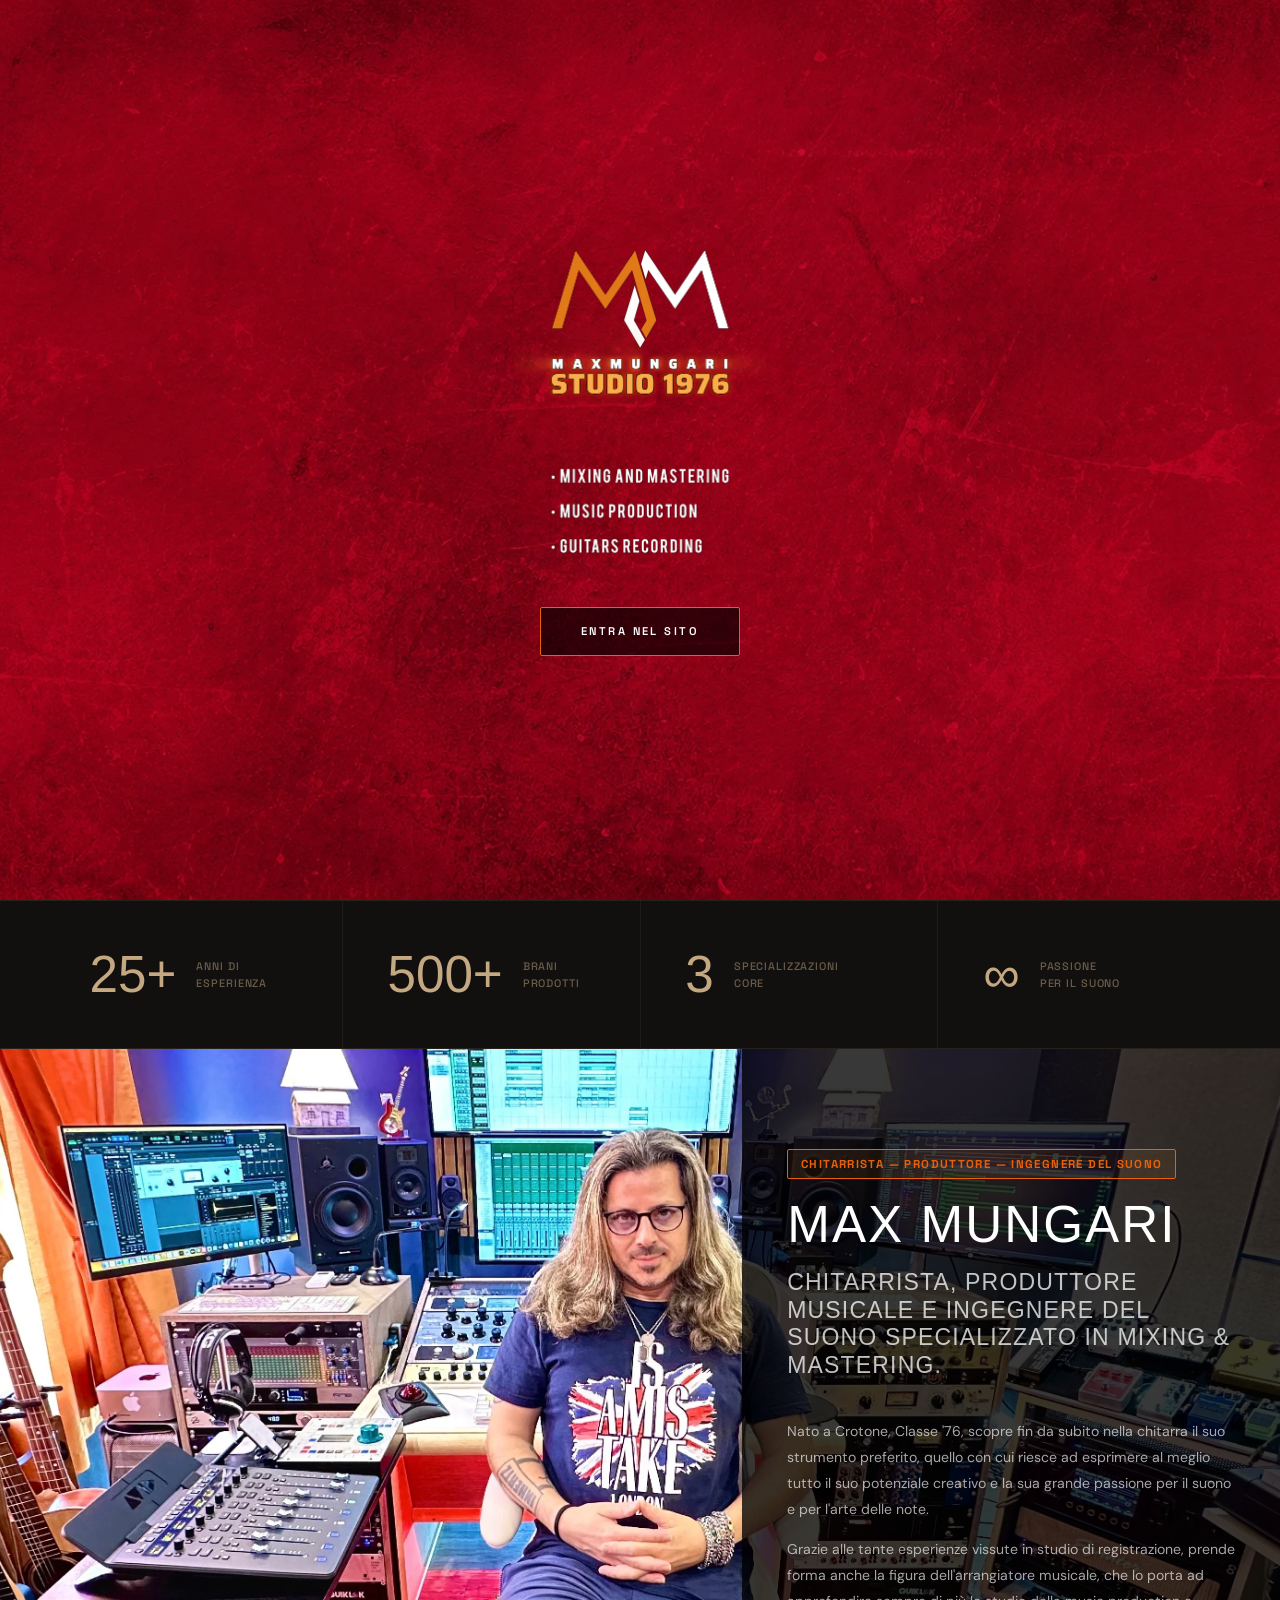
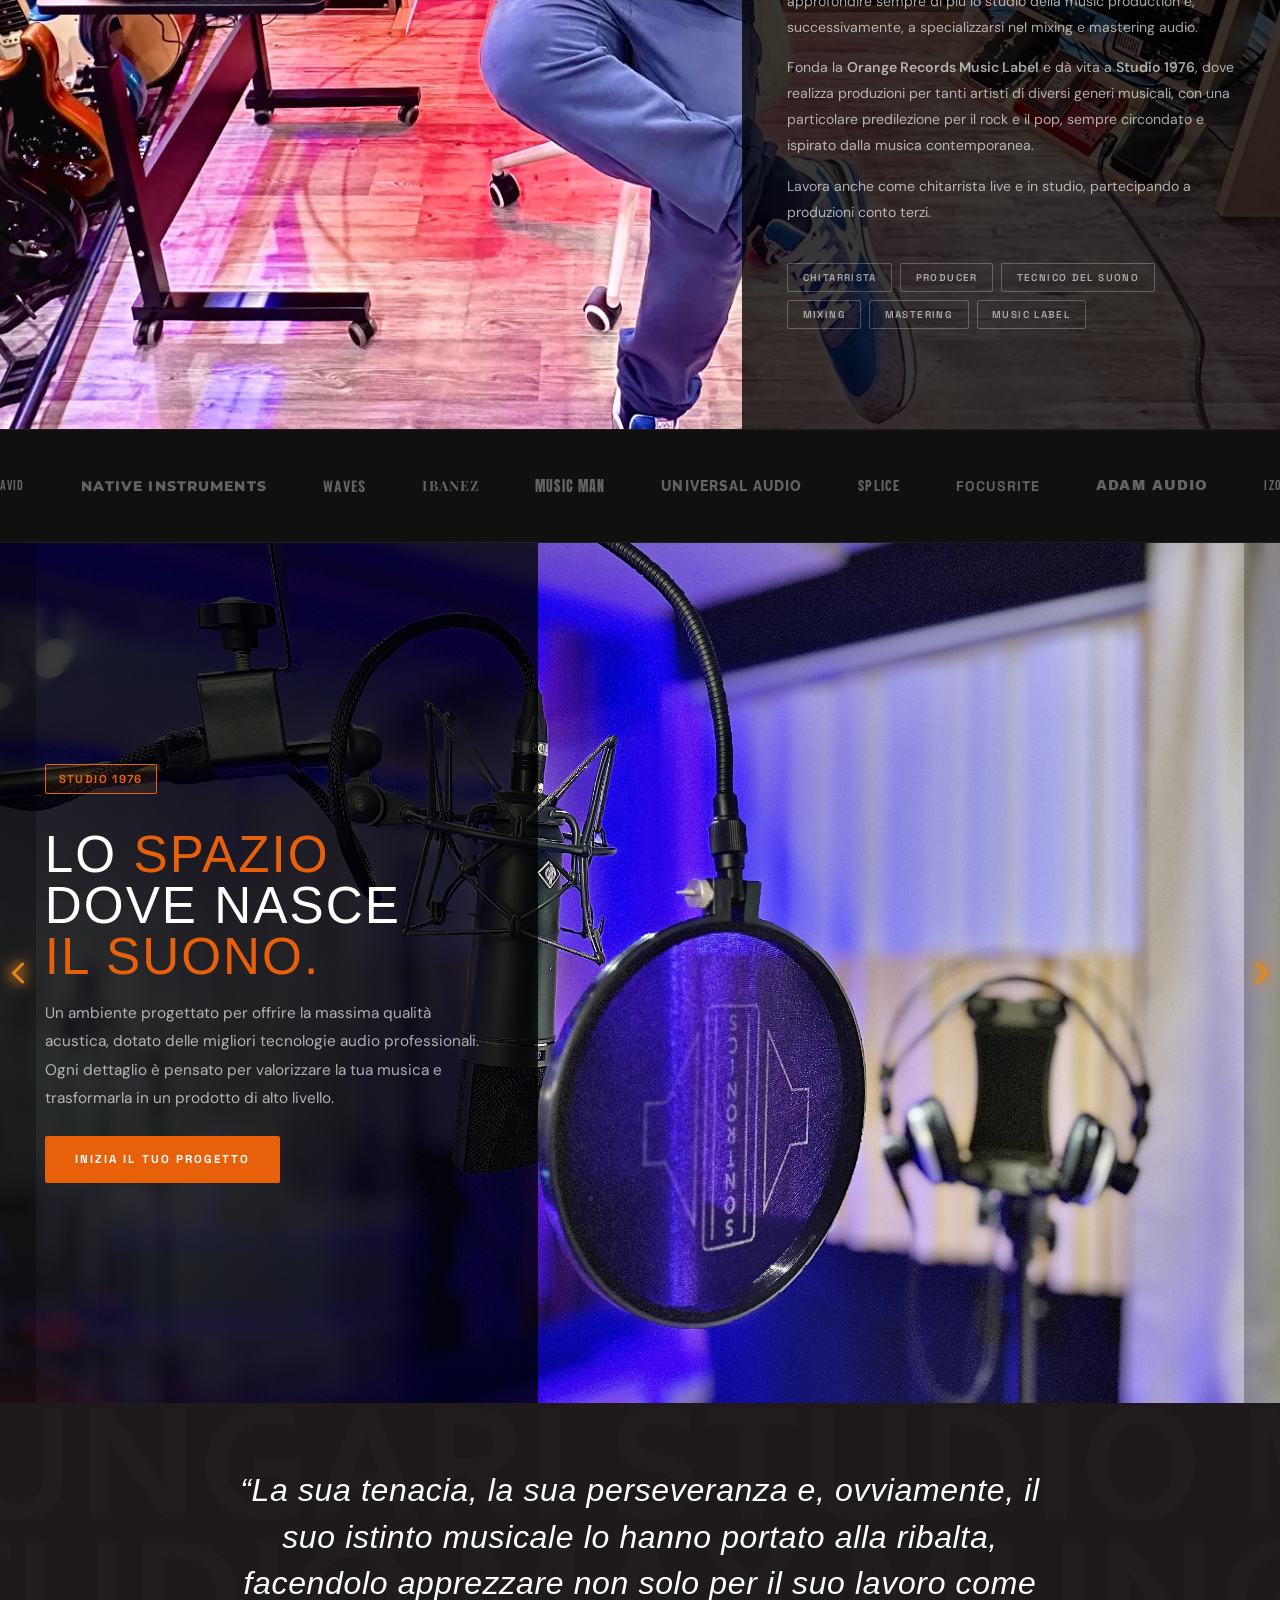
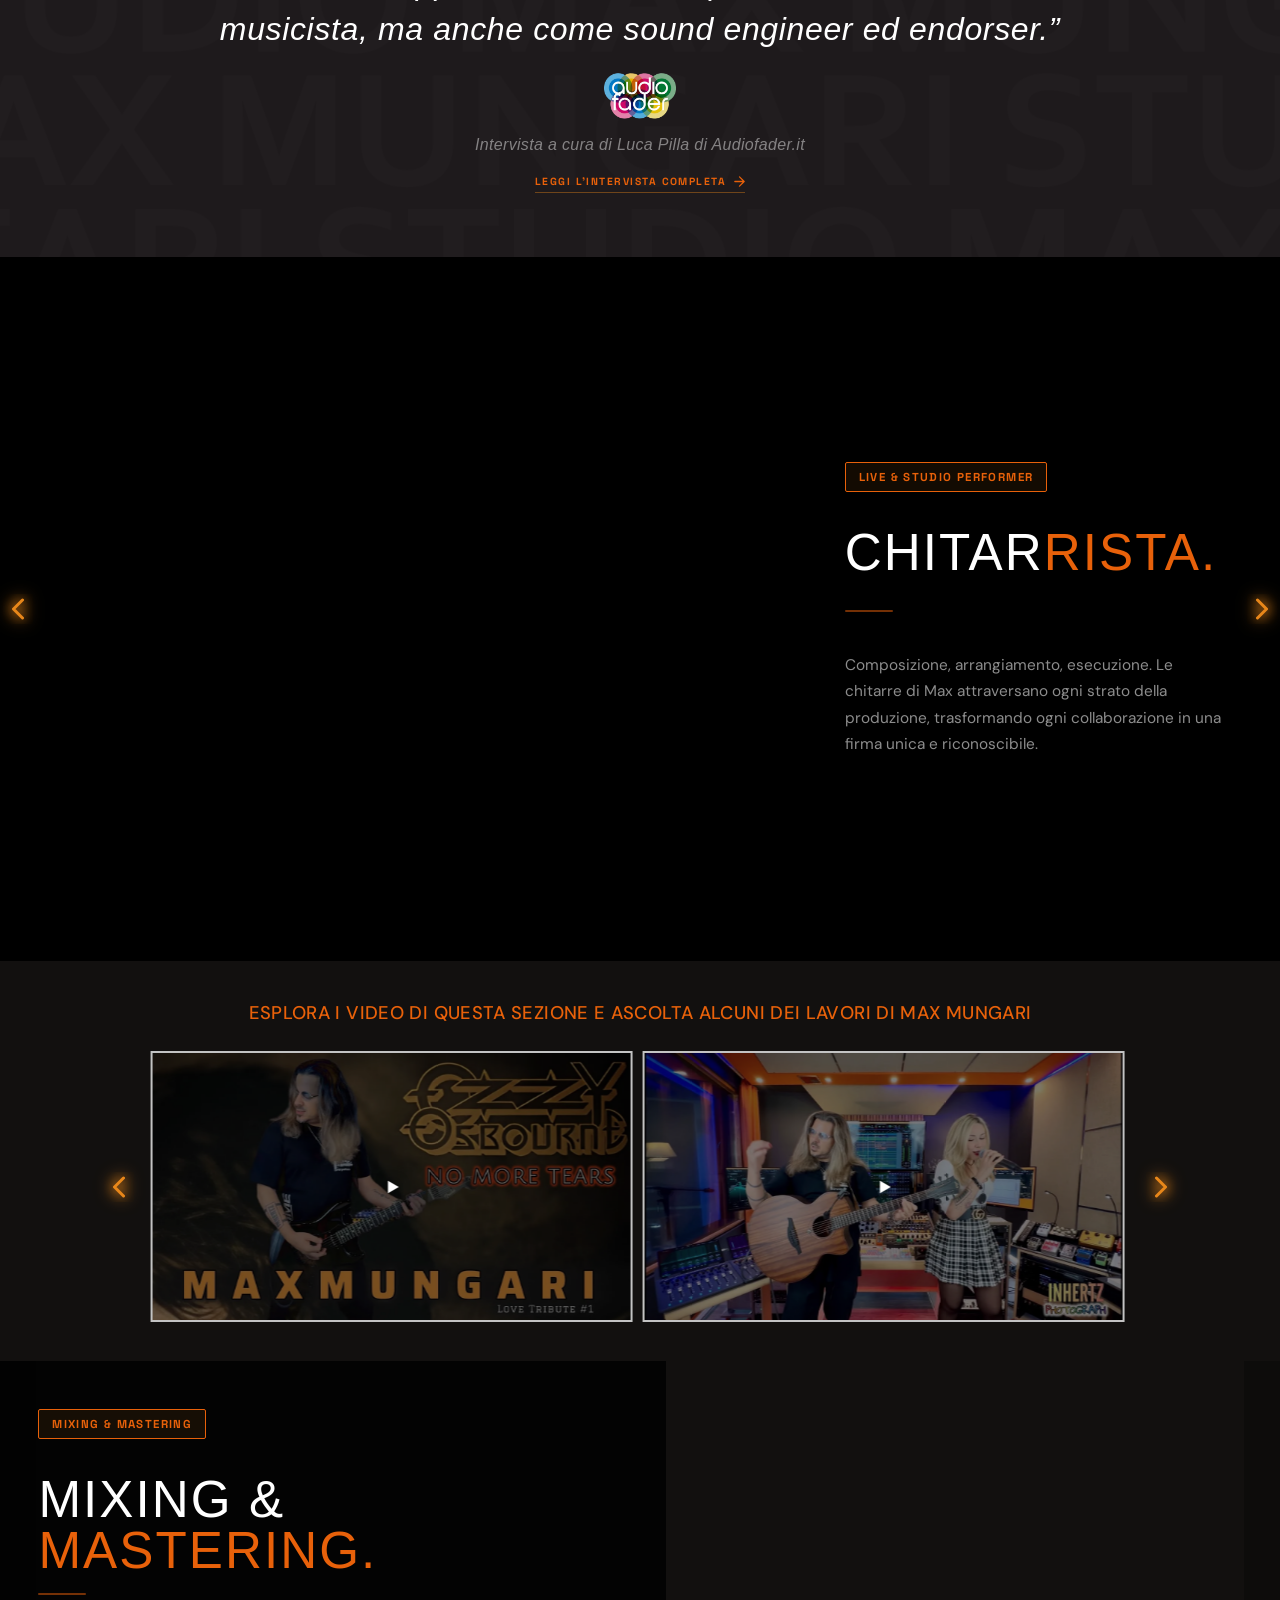
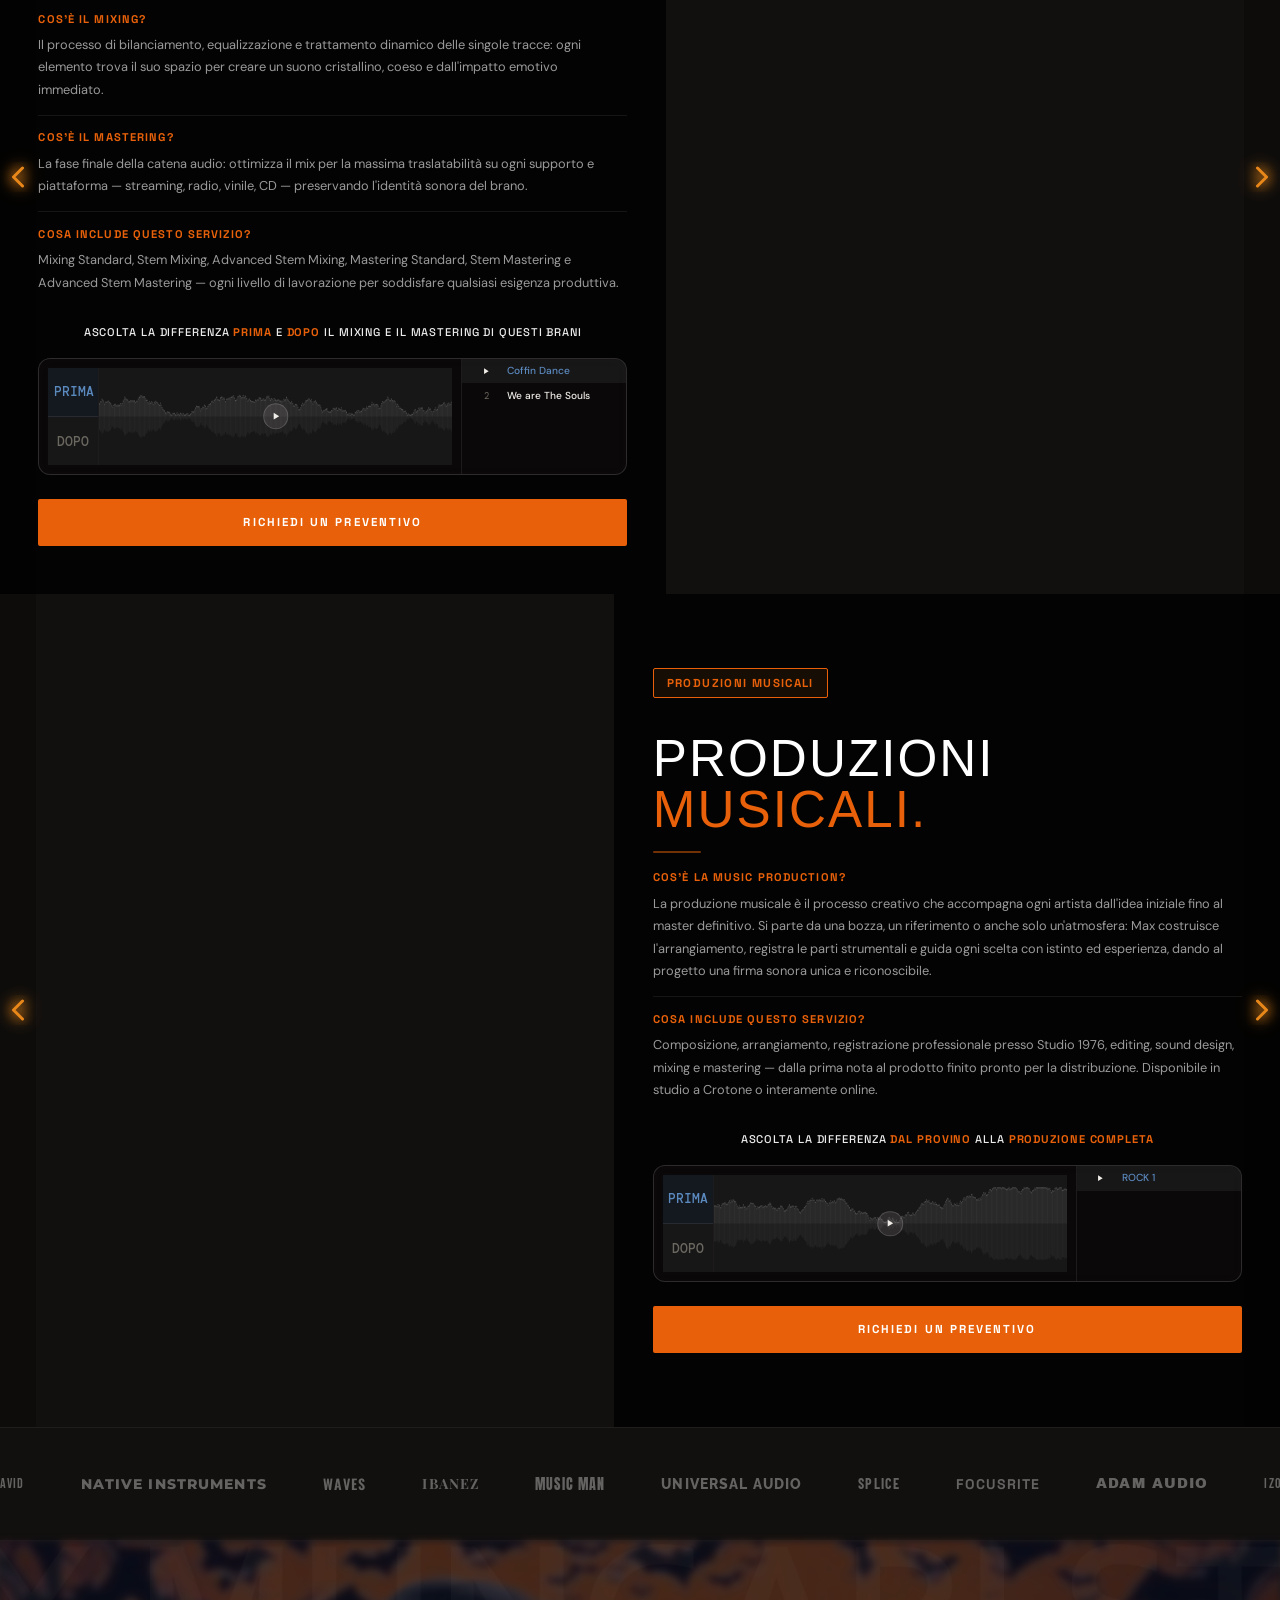
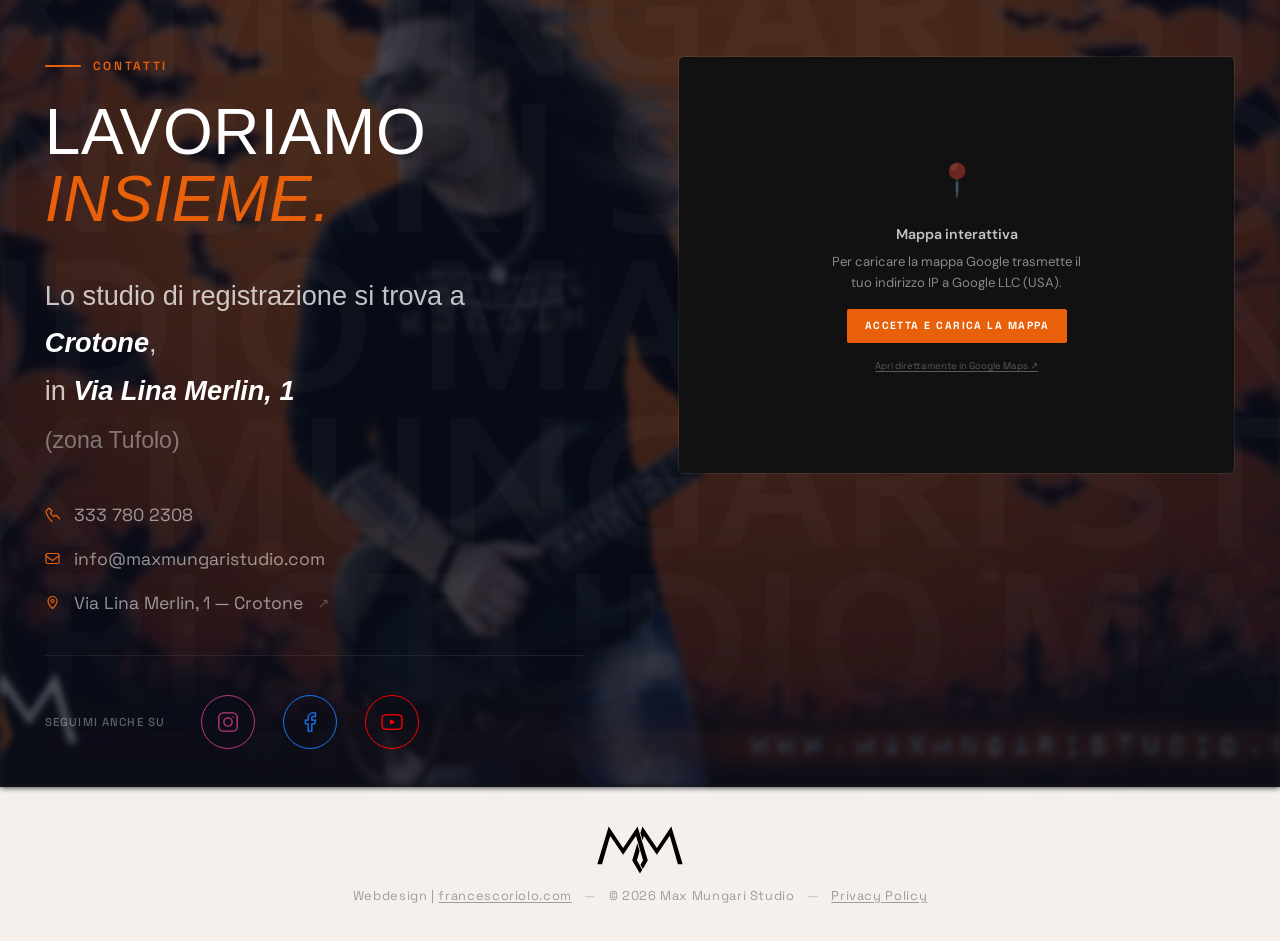
<file: index.html>
<!DOCTYPE html>
<html lang="it">
<head>
  <meta charset="UTF-8" />
  <meta name="viewport" content="width=device-width, initial-scale=1.0, viewport-fit=cover" />
  <title>Mixing &amp; Mastering Professionale Online | Max Mungari Studio — Crotone</title>
  <meta name="description" content="Mixing, Mastering e Music Production professionale online da Studio 1976, Crotone. Invia i tuoi brani e ottieni un suono da radio. Tecnico del suono certificato con 25+ anni di esperienza." />
  <meta name="robots" content="index, follow" />
  <meta name="keywords" content="mixing mastering online, mixing professionale, mastering professionale, studio di registrazione Crotone, tecnico del suono, music production, stem mixing, stem mastering, sound engineer Italia, Max Mungari" />
  <meta name="author" content="Max Mungari" />
  <meta name="theme-color" content="#0a0a0a" />
  <link rel="canonical" href="https://maxmungaristudio.com/" />
  <link rel="alternate" hreflang="it" href="https://maxmungaristudio.com/" />
  <link rel="alternate" hreflang="en" href="https://maxmungaristudio.com/en/" />
  <link rel="alternate" hreflang="x-default" href="https://maxmungaristudio.com/" />

  <!-- Open Graph -->
  <meta property="og:title" content="Mixing &amp; Mastering Professionale Online | Max Mungari Studio" />
  <meta property="og:description" content="Mixing, Mastering e Music Production professionale da Studio 1976, Crotone. Invia i tuoi brani, ottieni un suono da radio." />
  <meta property="og:type" content="website" />
  <meta property="og:url" content="https://maxmungaristudio.com/" />
  <meta property="og:image" content="https://maxmungaristudio.com/newassets/og-image.jpg" />
  <meta property="og:image:width" content="1200" />
  <meta property="og:image:height" content="630" />
  <meta property="og:image:alt" content="Max Mungari Studio — Studio di registrazione a Crotone" />
  <meta property="og:locale" content="it_IT" />
  <meta property="og:locale:alternate" content="en_US" />
  <meta property="og:site_name" content="Max Mungari Studio" />

  <!-- Twitter Card -->
  <meta name="twitter:card" content="summary_large_image" />
  <meta name="twitter:title" content="Mixing &amp; Mastering Professionale Online | Max Mungari Studio" />
  <meta name="twitter:description" content="Mixing, Mastering e Music Production professionale da Studio 1976, Crotone. Tecnico del suono con 25+ anni di esperienza." />
  <meta name="twitter:image" content="https://maxmungaristudio.com/newassets/og-image.jpg" />
  <meta name="twitter:image:alt" content="Max Mungari Studio — Studio di registrazione a Crotone" />

  <!-- Meta geografici -->
  <meta name="geo.region" content="IT-KR" />
  <meta name="geo.placename" content="Crotone, Calabria" />
  <meta name="geo.position" content="39.0807;17.1257" />
  <meta name="ICBM" content="39.0807, 17.1257" />

  <!-- Favicon -->
  <link rel="icon" type="image/png" sizes="32x32" href="newassets/favicon-32.png" />
  <link rel="icon" type="image/png" sizes="512x512" href="newassets/favicon.png" />
  <link rel="apple-touch-icon" href="newassets/favicon.png" />

  <!-- Schema.org structured data -->
  <script type="application/ld+json">
  {
    "@context": "https://schema.org",
    "@graph": [
      {
        "@type": ["LocalBusiness", "ProfessionalService"],
        "@id": "https://maxmungaristudio.com/#business",
        "name": "Max Mungari Studio",
        "alternateName": "Studio 1976",
        "description": "Studio di registrazione professionale a Crotone, Calabria. Servizi online e in studio di Mixing, Mastering, Stem Mixing, Stem Mastering e Music Production.",
        "url": "https://maxmungaristudio.com/",
        "telephone": "+393337802308",
        "email": "info@maxmungaristudio.com",
        "image": "https://maxmungaristudio.com/newassets/hero1.webp",
        "logo": {
          "@type": "ImageObject",
          "url": "https://maxmungaristudio.com/newassets/logoVec1.svg",
          "width": 300,
          "height": 80
        },
        "foundingDate": "1976",
        "address": {
          "@type": "PostalAddress",
          "streetAddress": "Via Lina Merlin, 1",
          "addressLocality": "Crotone",
          "addressRegion": "Calabria",
          "postalCode": "88900",
          "addressCountry": "IT"
        },
        "geo": {
          "@type": "GeoCoordinates",
          "latitude": 39.0807,
          "longitude": 17.1257
        },
        "hasMap": "https://maps.google.com/?q=Via+Lina+Merlin+1,+Crotone",
        "sameAs": [
          "https://www.instagram.com/maxmungaristudio",
          "https://www.facebook.com/MaxMungari/",
          "https://www.youtube.com/user/maxmung",
          "https://www.tiktok.com/@maxmungaristudio"
        ],
        "priceRange": "€€",
        "openingHours": "Mo-Sa 09:00-20:00",
        "currenciesAccepted": "EUR",
        "paymentAccepted": "Bonifico bancario, PayPal, Carta di credito",
        "hasOfferCatalog": {
          "@type": "OfferCatalog",
          "name": "Servizi Audio Professionali",
          "itemListElement": [
            { "@type": "Offer", "itemOffered": { "@type": "Service", "name": "Mixing Professionale", "description": "Mixing professionale online per brani singoli e album." } },
            { "@type": "Offer", "itemOffered": { "@type": "Service", "name": "Stem Mixing", "description": "Mixing per stem — controllo avanzato sul bilanciamento delle tracce." } },
            { "@type": "Offer", "itemOffered": { "@type": "Service", "name": "Advanced Stem Mixing", "description": "Mixing avanzato con editing, correzione intonazione e pulizia delle tracce." } },
            { "@type": "Offer", "itemOffered": { "@type": "Service", "name": "Mastering Standard", "description": "Mastering professionale per piattaforme streaming e distribuzione fisica." } },
            { "@type": "Offer", "itemOffered": { "@type": "Service", "name": "Stem Mastering", "description": "Mastering per stem con controllo dinamico indipendente per gruppo." } },
            { "@type": "Offer", "itemOffered": { "@type": "Service", "name": "Advanced Stem Mastering", "description": "Mastering avanzato con processing dedicato per ogni gruppo di stem." } },
            { "@type": "Offer", "itemOffered": { "@type": "Service", "name": "Music Production", "description": "Produzione musicale completa: arrangiamento, registrazione e sound design." } }
          ]
        }
      },
      {
        "@type": "Person",
        "@id": "https://maxmungaristudio.com/#person",
        "name": "Massimiliano Mungari",
        "alternateName": "Max Mungari",
        "jobTitle": "Chitarrista, Music Producer e Tecnico del Suono",
        "description": "Chitarrista, Producer e Tecnico del Suono nato a Crotone nel 1976. Specializzato in Mixing & Mastering professionale. Fondatore di Orange Records Music Label e Studio 1976.",
        "url": "https://maxmungaristudio.com/",
        "image": "https://maxmungaristudio.com/newassets/about-new.webp",
        "sameAs": [
          "https://www.instagram.com/maxmungaristudio",
          "https://www.facebook.com/MaxMungari/",
          "https://www.youtube.com/user/maxmung",
          "https://algameko.com/it/app/a/artista/max-mungari"
        ],
        "worksFor": { "@id": "https://maxmungaristudio.com/#business" }
      },
      {
        "@type": "WebSite",
        "@id": "https://maxmungaristudio.com/#website",
        "url": "https://maxmungaristudio.com/",
        "name": "Max Mungari Studio",
        "inLanguage": "it-IT",
        "publisher": { "@id": "https://maxmungaristudio.com/#business" }
      }
    ]
  }
  </script>

  <!-- Site Navigation Schema -->
  <script type="application/ld+json">
  {
    "@context": "https://schema.org",
    "@type": "ItemList",
    "name": "Navigazione Max Mungari Studio",
    "itemListElement": [
      { "@type": "SiteNavigationElement", "position": 1, "name": "Max Mungari — Biografia", "url": "https://maxmungaristudio.com/#bio" },
      { "@type": "SiteNavigationElement", "position": 2, "name": "Studio 1976 — Studio di registrazione", "url": "https://maxmungaristudio.com/#studio" },
      { "@type": "SiteNavigationElement", "position": 3, "name": "Chitarrista — Lavori e produzioni", "url": "https://maxmungaristudio.com/#lavori" },
      { "@type": "SiteNavigationElement", "position": 4, "name": "Servizi — Mixing, Mastering, Music Production", "url": "https://maxmungaristudio.com/#mix-mastering" },
      { "@type": "SiteNavigationElement", "position": 5, "name": "Contatti — Richiedi un preventivo", "url": "https://maxmungaristudio.com/#contatti" }
    ]
  }
  </script>

  <!-- Vimeo API -->
  <script src="https://player.vimeo.com/api/player.js" defer></script>

  <link rel="preconnect" href="https://player.vimeo.com" />
  <link rel="preconnect" href="https://f.vimeocdn.com" />
  <link rel="preconnect" href="https://fresnel.vimeocdn.com" />
  <!-- DNS prefetch sui CDN usati per lo streaming effettivo dei video -->
  <link rel="dns-prefetch" href="https://player.vimeo.com" />
  <link rel="dns-prefetch" href="https://vod-progressive.akamaized.net" />
  <link rel="dns-prefetch" href="https://skyfire.vimeocdn.com" />
  <link rel="dns-prefetch" href="https://vod.vimeocdn.com" />
  <!-- Audio ABC player (Mixing/Mastering/Produzioni) -->
  <link rel="preconnect" href="https://dl.dropboxusercontent.com" crossorigin />
  <link rel="dns-prefetch" href="https://dl.dropboxusercontent.com" />

  <link rel="stylesheet" href="style.css?v=20260615" />

  <script>
  /* ── Brani A/B per sezione ── */
  window.ABC_TRACKS_MIXING = [
    {
      title:  'Coffin Dance',
      artist: 'Francesco Riolo',
      dur:    '1:27',
      a: 'https://dl.dropboxusercontent.com/scl/fi/5ejd3bhgw7wpfoerlltjn/MixingA.m4a?rlkey=hj46swf1nh798cinyti3hlsi9',
      b: 'https://dl.dropboxusercontent.com/scl/fi/56mk6zmq3tve27wiv7qrn/MixingB.m4a?rlkey=f037zb6pq8egk1j0jw5ta08t8'
    }
  ];
  window.ABC_TRACKS_MASTERING = [
    {
      title:  'We are The Souls',
      artist: 'Francesco Riolo',
      dur:    '5:21',
      a: 'https://dl.dropboxusercontent.com/scl/fi/y6lnyigg3e3iqx62c4ech/MasteringStandardA.m4a?rlkey=nr5r2jdr1hlyxp4brq5l7p0g7',
      b: 'https://dl.dropboxusercontent.com/scl/fi/qdrq6ghhx5u4fx8ey4rcb/MasteringStandardB.m4a?rlkey=a5ax4h1pyozwk2q8exzn5sc5h'
    }
  ];
  window.ABC_TRACKS_PRODUCTION = [
    {
      title:  'ROCK 1',
      artist: 'Max Mungari Studio',
      dur:    '--:--',
      a: 'https://dl.dropboxusercontent.com/scl/fi/1278flbihe9b1ma8bpfp2/MusicProductionA.m4a?rlkey=ucccuctyn8vlxol63t918llrr',
      b: 'https://dl.dropboxusercontent.com/scl/fi/3ox6a5ec10b7z16oclw0z/MusicProductionB.m4a?rlkey=ea91qxn146u5e3i90m604efkg'
    }
  ];
  </script>

  <!-- Preload immagine hero principale -->
  <link rel="preload" as="image" href="newassets/hero1.webp" type="image/webp" />
  <link rel="preload" as="font" type="font/woff2" crossorigin href="newassets/fonts/dm-sans-normal-latin.woff2" />
  <link rel="preload" as="font" type="font/woff2" crossorigin href="newassets/fonts/space-grotesk-latin.woff2" />
</head>

<body>

  <!-- ==============================
       INTRO SCREEN
  ============================== -->
  <div id="intro-screen" role="dialog" aria-modal="true" aria-label="Benvenuto in Max Mungari Studio">
    <div class="intro-logo-wrap">
      <div class="intro-logo-inner" id="introLogoInner">
        <img src="newassets/logonuovo.webp" alt="Max Mungari Studio" class="intro-logo-svg" width="906" height="984" />
      </div>
    </div>
    <button id="intro-enter-btn" type="button">Entra nel sito</button>
  </div>

  <!-- ==============================
       NAVBAR
  ============================== -->
  <nav id="navbar" role="navigation" aria-label="Navigazione principale">
    <div class="nav-inner">
      <a href="#hero" class="nav-logo" aria-label="Max Mungari Studio — torna in cima">
        <div class="logo-flip-wrap">
          <!-- versione chiara (default, su sfondo scuro) -->
          <div class="logo-flip-inner logo-light">
            <img src="newassets/logoVec1.svg" alt="Max Mungari Studio" class="logo-front" />
            <img src="newassets/logoVec2.svg" alt="" class="logo-back" aria-hidden="true" />
          </div>
          <!-- versione scura (navbar bianca, su sfondo chiaro) -->
          <div class="logo-flip-inner logo-dark">
            <img src="newassets/logoVec1-dark.svg" alt="Max Mungari Studio" class="logo-front" />
            <img src="newassets/logoVec2-dark.svg" alt="" class="logo-back" aria-hidden="true" />
          </div>
        </div>
      </a>

      <ul class="nav-links" role="list">
        <li><a href="#bio">Max Mungari</a></li>
        <li><a href="#studio">Studio</a></li>
        <li><a href="#lavori" onclick="event.preventDefault();scrollToChitarrista()">Chitarrista</a></li>
        <li><a href="#mix-mastering">Mixing &amp; Mastering</a></li>
        <li><a href="#produzioni">Produzioni Musicali</a></li>
        <li><a href="privacy.html">Privacy</a></li>
        <li><a href="#contatti" class="nav-cta">Contattami</a></li>
        <li class="lang-switch"><span class="lang-active">ITA</span><span class="lang-sep">/</span><a href="en/index.html" class="lang-other">ENG</a></li>
      </ul>

      <button class="nav-hamburger" id="hamburger"
              aria-label="Apri menu" aria-expanded="false">
        <span></span><span></span><span></span>
      </button>
    </div>
  </nav>

  <!-- Mobile overlay -->
  <div class="nav-mobile" id="mobileMenu"
       aria-hidden="true" role="dialog" aria-label="Menu di navigazione">
    <a href="#bio"            onclick="closeMobile()">Max Mungari</a>
    <a href="#studio"         onclick="closeMobile()">Studio</a>
    <a href="#lavori"         onclick="closeMobile();event.preventDefault();scrollToChitarrista()">Chitarrista</a>
    <a href="#mix-mastering"  onclick="closeMobile()">Mixing &amp; Mastering</a>
    <a href="#produzioni"     onclick="closeMobile()">Produzioni Musicali</a>
    <a href="privacy.html">Privacy</a>
    <a href="#contatti"       onclick="closeMobile()">Contattami</a>
    <div class="lang-switch"><span class="lang-active">ITA</span><span class="lang-sep">/</span><a href="en/index.html" class="lang-other">ENG</a></div>
  </div>

  <!-- ==============================
       HERO
  ============================== -->
  <section id="hero" aria-label="Max Mungari Studio — Homepage">
    <!-- Hero carosello: aggiungi slide qui sotto per espandere -->
    <div class="hero-carousel" id="heroCarousel" aria-hidden="true"></div>
    <div class="hero-gradient" aria-hidden="true"></div>
    <div class="hero-stripe"   aria-hidden="true"></div>

    <div class="hero-content container">
      <p class="hero-eyebrow">Produzioni Musicali</p>

      <h1 class="hero-title">
        Max<br />Mungari<br /><em>Studio</em>
      </h1>

      <p class="hero-subtitle">
        Chitarrista &nbsp;·&nbsp; Produttore &nbsp;·&nbsp; Ingegnere del Suono
      </p>

      <div class="hero-actions">
        <a href="#mix-mastering" class="btn-primary">
          Servizi
          <svg width="13" height="13" viewBox="0 0 13 13" fill="none" aria-hidden="true">
            <path d="M1 6.5h11M6.5 1l5.5 5.5L6.5 12"
                  stroke="currentColor" stroke-width="1.5"
                  stroke-linecap="round" stroke-linejoin="round"/>
          </svg>
        </a>
        <a href="#bio" class="btn-ghost">Chi sono</a>

        <!-- Social strip hero -->
        <div class="hero-social-strip">
          <span class="hero-social-label">Seguimi su</span>
          <a href="https://www.instagram.com/maxmungaristudio" target="_blank" rel="noopener me" class="social-icon" aria-label="Instagram">
            <svg viewBox="0 0 24 24" fill="none" stroke="currentColor" stroke-width="1.8" aria-hidden="true"><rect x="2" y="2" width="20" height="20" rx="5" ry="5"/><circle cx="12" cy="12" r="4.5"/><circle cx="17.5" cy="6.5" r="0.75" fill="currentColor" stroke="none"/></svg>
          </a>
          <a href="https://www.facebook.com/MaxMungari/" target="_blank" rel="noopener" class="social-icon" aria-label="Facebook">
            <svg viewBox="0 0 24 24" fill="none" stroke="currentColor" stroke-width="1.8" aria-hidden="true"><path d="M18 2h-3a5 5 0 00-5 5v3H7v4h3v8h4v-8h3l1-4h-4V7a1 1 0 011-1h3z"/></svg>
          </a>
          <a href="https://www.youtube.com/user/maxmung" target="_blank" rel="noopener" class="social-icon" aria-label="YouTube">
            <svg viewBox="0 0 24 24" fill="none" stroke="currentColor" stroke-width="1.8" aria-hidden="true"><path d="M22.54 6.42a2.78 2.78 0 00-1.95-1.96C18.88 4 12 4 12 4s-6.88 0-8.59.46a2.78 2.78 0 00-1.95 1.96A29 29 0 001 12a29 29 0 00.46 5.58a2.78 2.78 0 001.95 1.96C5.12 20 12 20 12 20s6.88 0 8.59-.46a2.78 2.78 0 001.95-1.96A29 29 0 0023 12a29 29 0 00-.46-5.58z"/><polygon points="9.75 15.02 15.5 12 9.75 8.98 9.75 15.02" stroke="none" fill="currentColor"/></svg>
          </a>
        </div>

        <!-- Loghi partner hero -->
        <div class="hero-partners">
          <span class="hero-partners-label">Collaboratore ufficiale di</span>
          <div class="hero-partners-logos">
          <a href="https://algameko.com/it/app/a/artista/max-mungari"
             target="_blank" rel="noopener" aria-label="Algam Eko — partner ufficiale di Max Mungari Studio"
             id="ekoCarousel">
            <img src="newassets/eko.png"  alt="Algam Eko — partner ufficiale" loading="lazy" width="200" height="84" class="avid-slide active" />
            <img src="newassets/eko2.png" alt="Algam Eko — partner ufficiale" loading="lazy" width="200" height="84" class="avid-slide" />
          </a>
          <a href="https://aviditalia.it/avid-sound-lab-musicista/"
             target="_blank" rel="noopener" aria-label="Avid — partner ufficiale di Max Mungari Studio"
             id="avidCarouselHero">
            <img src="newassets/avid1.png" alt="Avid Sound Lab — partner ufficiale" loading="lazy" class="avid-slide active" width="200" height="150" />
            <img src="newassets/avid3.png" alt="Avid Carbon — partner ufficiale" loading="lazy" class="avid-slide" width="200" height="150" />
          </a>
          <a href="https://www.vanguardaudiolabs.com/family/max-mungari/"
             target="_blank" rel="noopener" aria-label="Vanguard Audio Labs — partner ufficiale di Max Mungari Studio"
             id="vanguardCarouselHero">
            <img src="newassets/vanguard1.png" alt="Vanguard Audio Labs — partner ufficiale" loading="lazy" class="avid-slide active" width="200" height="150" />
            <img src="newassets/vanguard2.png" alt="Vanguard Audio Labs — partner ufficiale" loading="lazy" class="avid-slide" width="200" height="150" />
          </a>
          <!-- Acustica Audio — nascosto temporaneamente (link non disponibile)
          <a href="#"
             target="_blank" rel="noopener" aria-label="Acustica Audio — partner ufficiale di Max Mungari Studio"
             id="acusticaCarouselHero">
            <img src="newassets/Acustica1.png" alt="Acustica Audio — partner ufficiale" loading="lazy" class="avid-slide active" width="200" height="150" />
            <img src="newassets/Acustica2.png" alt="Acustica Audio — partner ufficiale" loading="lazy" class="avid-slide" width="200" height="150" />
          </a>
          -->
          </div><!-- /hero-partners-logos -->
        </div>
      </div>
    </div>

  </section>

  <!-- ==============================
       STATEMENT BAR
  ============================== -->
  <div class="statement-bar" aria-label="Cifre chiave">
    <div class="container">
      <div class="statement-bar-inner">
        <div class="statement-item reveal">
          <div class="statement-number">25+</div>
          <div class="statement-label">Anni di<br />Esperienza</div>
        </div>
        <div class="statement-item reveal d1">
          <div class="statement-number">500+</div>
          <div class="statement-label">Brani<br />Prodotti</div>
        </div>
        <div class="statement-item reveal d2">
          <div class="statement-number">3</div>
          <div class="statement-label">Specializzazioni<br />Core</div>
        </div>
        <div class="statement-item reveal d3">
          <div class="statement-number">∞</div>
          <div class="statement-label">Passione<br />per il Suono</div>
        </div>
      </div>
    </div>
  </div>

  <!-- ==============================
       BIO — Max Mungari
  ============================== -->
  <section id="bio" aria-labelledby="bio-title">

    <!-- Immagine full-width -->
    <div class="bio-fullimg">
      <img src="newassets/about-new.webp"
           alt="Max Mungari — Chitarrista, Producer e Tecnico del Suono"
           class="bio-img-main" loading="lazy" decoding="async" />
      <!-- SECONDA IMMAGINE BIO — commentata temporaneamente; riattivare insieme ai bottoni sotto
      <img src="newassets/chitarrista-bg.jpeg"
           alt="Max Mungari — Chitarrista"
           class="bio-img-alt" loading="lazy" decoding="async" />
      -->

      <!-- Pannello nero opaco con testo -->
      <div class="bio-overlay-panel reveal-left">
        <span class="bio-badge">Chitarrista — Produttore — Ingegnere del Suono</span>
        <h2 id="bio-title" class="section-title">MAX MUNGARI</h2>
        <p class="bio-intro">
          Chitarrista, produttore musicale e ingegnere del suono specializzato in Mixing &amp; Mastering.
        </p>
        <div class="bio-text">
          <p>Nato a Crotone, Classe '76, scopre fin da subito nella chitarra il suo strumento preferito, quello con cui riesce ad esprimere al meglio tutto il suo potenziale creativo e la sua grande passione per il suono e per l'arte delle note.</p>
          <p>Grazie alle tante esperienze vissute in studio di registrazione, prende forma anche la figura dell'arrangiatore musicale, che lo porta ad approfondire sempre di più lo studio della music production e, successivamente, a specializzarsi nel mixing e mastering audio.</p>
          <p>Fonda la <strong>Orange Records Music Label</strong> e dà vita a <strong>Studio 1976</strong>, dove realizza produzioni per tanti artisti di diversi generi musicali, con una particolare predilezione per il rock e il pop, sempre circondato e ispirato dalla musica contemporanea.</p>
          <p>Lavora anche come chitarrista live e in studio, partecipando a produzioni conto terzi.</p>
        </div>
        <div class="bio-tags">
          <span class="bio-tag">Chitarrista</span>
          <span class="bio-tag">Producer</span>
          <span class="bio-tag">Tecnico del Suono</span>
          <span class="bio-tag">Mixing</span>
          <span class="bio-tag">Mastering</span>
          <span class="bio-tag">Music Label</span>
        </div>
      </div>
      <!-- CONTROLLI CAROUSEL BIO — commentati temporaneamente; riattivare insieme alla seconda immagine sopra
      <button class="bio-carousel-prev" aria-label="Immagine precedente">
        <svg width="30" height="30" viewBox="0 0 20 20" fill="none"><path d="M13 4L7 10l6 6" stroke="currentColor" stroke-width="2" stroke-linecap="round" stroke-linejoin="round"/></svg>
      </button>
      <button class="bio-carousel-next" aria-label="Immagine successiva">
        <svg width="30" height="30" viewBox="0 0 20 20" fill="none"><path d="M7 4l6 6-6 6" stroke="currentColor" stroke-width="2" stroke-linecap="round" stroke-linejoin="round"/></svg>
      </button>
      -->
    </div>


  </section>

  <!-- ==============================
       BRAND STRIP
  ============================== -->
  <div class="brand-strip" aria-label="Brand partners">
    <div class="brand-track">
      <span>AVID</span>
      <span>NATIVE INSTRUMENTS</span>
      <span>WAVES</span>
      <span>IBANEZ</span>
      <span>MUSIC MAN</span>
      <span>UNIVERSAL AUDIO</span>
      <span>SPLICE</span>
      <span>FOCUSRITE</span>
      <span>ADAM AUDIO</span>
      <span>IZOTOPE</span>
      <span>SLATE DIGITAL</span>
      <span>YAMAHA</span>
      <span>NEUMANN</span>
      <span>SSL</span>
      <span>ANTELOPE AUDIO</span>
      <!-- duplicati per loop infinito -->
      <span>AVID</span>
      <span>NATIVE INSTRUMENTS</span>
      <span>WAVES</span>
      <span>IBANEZ</span>
      <span>MUSIC MAN</span>
      <span>UNIVERSAL AUDIO</span>
      <span>SPLICE</span>
      <span>FOCUSRITE</span>
      <span>ADAM AUDIO</span>
      <span>IZOTOPE</span>
      <span>SLATE DIGITAL</span>
      <span>YAMAHA</span>
      <span>NEUMANN</span>
      <span>SSL</span>
      <span>ANTELOPE AUDIO</span>
    </div>
  </div>

  <!-- ==============================
       STUDIO
  ============================== -->
  <section id="studio" aria-labelledby="studio-title">
    <div class="studio-fullimg">
      <div class="studio-img-carousel">
        <img src="newassets/studio2.webp" alt="Studio 1976 Crotone — regia" decoding="async" class="studio-slide active" />
        <img src="newassets/studio1.webp" alt="Studio 1976 Crotone — console" loading="lazy" decoding="async" class="studio-slide" />
        <img src="newassets/studio3.webp" alt="Studio 1976 Crotone — microfono" loading="lazy" decoding="async" class="studio-slide" />
        <img src="newassets/studio4.webp" alt="Studio 1976 Crotone — sala live" loading="lazy" decoding="async" class="studio-slide" />
      </div>

      <!-- Pannello nero opaco — sinistra -->
      <div class="studio-overlay-panel reveal-left">
        <span class="bio-badge">Studio 1976</span>
        <h2 id="studio-title" class="section-title">
          Lo <em>spazio</em><br />dove nasce<br /><em>il suono.</em>
        </h2>
        <p class="studio-desc">
          Un ambiente progettato per offrire la massima qualità acustica, dotato delle migliori tecnologie audio professionali. Ogni dettaglio è pensato per valorizzare la tua musica e trasformarla in un prodotto di alto livello.
        </p>
        <a href="#contatti" class="studio-cta">Inizia il tuo progetto</a>
      </div>
      <button class="studio-carousel-prev" aria-label="Immagine precedente">
        <svg width="30" height="30" viewBox="0 0 20 20" fill="none"><path d="M13 4L7 10l6 6" stroke="currentColor" stroke-width="2" stroke-linecap="round" stroke-linejoin="round"/></svg>
      </button>
      <button class="studio-carousel-next" aria-label="Immagine successiva">
        <svg width="30" height="30" viewBox="0 0 20 20" fill="none"><path d="M7 4l6 6-6 6" stroke="currentColor" stroke-width="2" stroke-linecap="round" stroke-linejoin="round"/></svg>
      </button>
    </div>
  </section>

  <!-- ==============================
       QUOTE
  ============================== -->
  <section id="quote-strip" aria-hidden="true">
    <div class="container">
      <figure class="quote-strip-figure">
        <blockquote class="quote-strip-text">
          &ldquo;La sua tenacia, la sua perseveranza e, ovviamente, il suo istinto musicale lo hanno portato alla ribalta, facendolo apprezzare non solo per il suo lavoro come musicista, ma anche come sound engineer ed endorser.&rdquo;
        </blockquote>
        <img src="newassets/AudioFaderLogoHD.webp" alt="Audiofader" class="quote-strip-logo" loading="lazy" />
        <figcaption class="quote-strip-author">
          Intervista a cura di Luca Pilla di Audiofader.it
        </figcaption>
        <a href="https://www.audiofader.com/max-mungari-intervista/" target="_blank" rel="noopener" class="quote-strip-link">
          Leggi l'intervista completa
          <svg width="11" height="11" viewBox="0 0 13 13" fill="none" aria-hidden="true"><path d="M1 6.5h11M6.5 1l5.5 5.5L6.5 12" stroke="currentColor" stroke-width="1.5" stroke-linecap="round" stroke-linejoin="round"/></svg>
        </a>
      </figure>
    </div>
  </section>

  <!-- ==============================
       MUSIC PRODUCTION
  ============================== -->
  <section id="lavori" aria-labelledby="lavori-title">

    <div class="lavori-fullimg">
      <div class="lavori-img-carousel">
        <img src="newassets/guit1.webp" alt="Max Mungari — Chitarrista in studio" loading="lazy" decoding="async" class="active" />
        <img src="newassets/guit2.webp" alt="Max Mungari — Chitarre" loading="lazy" decoding="async" />
        <img src="newassets/guit3.webp" alt="Max Mungari — Pedalboard" loading="lazy" decoding="async" />
        <img src="newassets/guit4.webp" alt="Max Mungari — Setup Live" loading="lazy" decoding="async" />
        <img src="newassets/guit5.webp" alt="Max Mungari — Chitarrista" loading="lazy" decoding="async" />
        <button class="lavori-carousel-prev" aria-label="Immagine precedente">
          <svg width="30" height="30" viewBox="0 0 20 20" fill="none"><path d="M13 4L7 10l6 6" stroke="currentColor" stroke-width="2" stroke-linecap="round" stroke-linejoin="round"/></svg>
        </button>
        <button class="lavori-carousel-next" aria-label="Immagine successiva">
          <svg width="30" height="30" viewBox="0 0 20 20" fill="none"><path d="M7 4l6 6-6 6" stroke="currentColor" stroke-width="2" stroke-linecap="round" stroke-linejoin="round"/></svg>
        </button>
      </div>

      <!-- Pannello overlay destra -->
      <div class="lavori-overlay-panel reveal-right">
        <span class="bio-badge">Live &amp; Studio Performer</span>
        <h2 id="lavori-title" class="section-title">CHITAR<em>RISTA.</em></h2>
        <div class="divider"></div>
        <p class="lavori-desc">Composizione, arrangiamento, esecuzione. Le chitarre di Max attraversano ogni strato della produzione, trasformando ogni collaborazione in una firma unica e riconoscibile.</p>
        <h3 class="lavori-cta-label">Esplora i video di questa sezione e ascolta alcuni dei lavori di Max Mungari</h3>
      </div>

      <!-- Griglia sovrapposta a sinistra -->
      <div class="lavori-fullwrap">

      <!-- ── Sinistra: griglia 4×4 paginata ── -->
      <div class="showcase-wrap">
        <button class="showcase-nav showcase-prev" aria-label="Pagina precedente">
          <svg width="30" height="30" viewBox="0 0 20 20" fill="none"><path d="M13 4L7 10l6 6" stroke="white" stroke-width="2" stroke-linecap="round" stroke-linejoin="round"/></svg>
        </button>
        <div class="showcase-viewport">
          <div class="showcase-grid" role="list" aria-label="Produzioni e Collaborazioni">

          <!-- 1 -->
          <a class="showcase-item" href="https://www.youtube.com/watch?v=jpIV0VHIkEI" target="_blank" rel="noopener" role="listitem" aria-label="NO MORE TEARS (Ozzy Osbourne) by MAX MUNGARI">
            <img src="newassets/no-more-tears-ozzy.webp" alt="NO MORE TEARS (Ozzy Osbourne) by MAX MUNGARI" loading="lazy" />
            <div class="showcase-overlay"><svg width="20" height="20" viewBox="0 0 22 22" fill="white"><polygon points="7,4 19,11 7,18"/></svg></div>
          </a>
          <!-- 2 -->
          <a class="showcase-item" href="https://www.youtube.com/watch?v=9BqErDt4IJY" target="_blank" rel="noopener" role="listitem" aria-label="INHERTZ - PHOTOGRAPH">
            <img src="newassets/inhertz-photograph.webp" alt="INHERTZ - PHOTOGRAPH" loading="lazy" />
            <div class="showcase-overlay"><svg width="20" height="20" viewBox="0 0 22 22" fill="white"><polygon points="7,4 19,11 7,18"/></svg></div>
          </a>
          <!-- 3 -->
          <a class="showcase-item" href="https://www.youtube.com/watch?v=zy1Qo1So9Aw" target="_blank" rel="noopener" role="listitem" aria-label="Måneskin THE LONELIEST - Guitar Cover by Max Mungari">
            <img src="newassets/maneskin-the-loneliest.webp" alt="Måneskin THE LONELIEST - Guitar Cover by Max Mungari" loading="lazy" />
            <div class="showcase-overlay"><svg width="20" height="20" viewBox="0 0 22 22" fill="white"><polygon points="7,4 19,11 7,18"/></svg></div>
          </a>
          <!-- 4 -->
          <a class="showcase-item" href="https://www.youtube.com/watch?v=qSOYPv_XN4Q" target="_blank" rel="noopener" role="listitem" aria-label="U2 SUNDAY BLOODY SUNDAY - Line 6 Helix by MAX MUNGARI">
            <img src="newassets/u2-sunday-bloody-sunday.webp" alt="U2 SUNDAY BLOODY SUNDAY - Line 6 Helix by MAX MUNGARI" loading="lazy" />
            <div class="showcase-overlay"><svg width="20" height="20" viewBox="0 0 22 22" fill="white"><polygon points="7,4 19,11 7,18"/></svg></div>
          </a>
          <!-- 5 -->
          <a class="showcase-item" href="https://www.youtube.com/watch?v=0Z49mBKntNA" target="_blank" rel="noopener" role="listitem" aria-label="COLDPLAY IN MY PLACE - Line 6 Helix by Max Mungari">
            <img src="newassets/coldplay-in-my-place.webp" alt="COLDPLAY IN MY PLACE - Line 6 Helix by Max Mungari" loading="lazy" />
            <div class="showcase-overlay"><svg width="20" height="20" viewBox="0 0 22 22" fill="white"><polygon points="7,4 19,11 7,18"/></svg></div>
          </a>
          <!-- 6 -->
          <a class="showcase-item" href="https://www.youtube.com/watch?v=MXcnFs2BTt8" target="_blank" rel="noopener" role="listitem" aria-label="Lewis Capaldi BEFORE YOU GO - Line 6 Helix by Max Mungari">
            <img src="newassets/lewis-capaldi-before-you-go.webp" alt="Lewis Capaldi BEFORE YOU GO - Line 6 Helix by Max Mungari" loading="lazy" />
            <div class="showcase-overlay"><svg width="20" height="20" viewBox="0 0 22 22" fill="white"><polygon points="7,4 19,11 7,18"/></svg></div>
          </a>
          <!-- 7 -->
          <a class="showcase-item" href="https://www.youtube.com/watch?v=yvHxUir2zv0" target="_blank" rel="noopener" role="listitem" aria-label="Hoobastank The Reason - Line 6 Helix by MAX MUNGARI">
            <img src="newassets/hoobastank-the-reason.webp" alt="Hoobastank The Reason - Line 6 Helix by MAX MUNGARI" loading="lazy" />
            <div class="showcase-overlay"><svg width="20" height="20" viewBox="0 0 22 22" fill="white"><polygon points="7,4 19,11 7,18"/></svg></div>
          </a>
          <!-- 8 -->
          <a class="showcase-item" href="https://www.youtube.com/watch?v=yWKcTVf3nfY" target="_blank" rel="noopener" role="listitem" aria-label="INHERTZ - Ancora Ancora Ancora">
            <img src="newassets/inhertz-ancora.webp" alt="INHERTZ - Ancora Ancora Ancora" loading="lazy" />
            <div class="showcase-overlay"><svg width="20" height="20" viewBox="0 0 22 22" fill="white"><polygon points="7,4 19,11 7,18"/></svg></div>
          </a>
          <!-- 9 -->
          <a class="showcase-item" href="https://youtu.be/56cIkMv5N6E" target="_blank" rel="noopener" role="listitem" aria-label="THE TEMPER TRAP - SWEET DISPOSITION by Max Mungari">
            <img src="newassets/temper-trap-sweet-disposition.webp" alt="THE TEMPER TRAP - SWEET DISPOSITION by Max Mungari" loading="lazy" />
            <div class="showcase-overlay"><svg width="20" height="20" viewBox="0 0 22 22" fill="white"><polygon points="7,4 19,11 7,18"/></svg></div>
          </a>
          <!-- 10 -->
          <a class="showcase-item" href="https://youtu.be/8g-ds9ZcIEE?is=ZWh7_wSX--IyoQHX" target="_blank" rel="noopener" role="listitem" aria-label="INHERTZ - TOO MUCH LOVE WILL KILL YOU">
            <img src="newassets/inhertz-too-much-love-will-kill-you.webp" alt="INHERTZ - TOO MUCH LOVE WILL KILL YOU" loading="lazy" />
            <div class="showcase-overlay"><svg width="20" height="20" viewBox="0 0 22 22" fill="white"><polygon points="7,4 19,11 7,18"/></svg></div>
          </a>

          </div><!-- /showcase-grid -->
        </div><!-- /showcase-viewport -->
        <button class="showcase-nav showcase-next" aria-label="Pagina successiva">
          <svg width="30" height="30" viewBox="0 0 20 20" fill="none"><path d="M7 4l6 6-6 6" stroke="white" stroke-width="2" stroke-linecap="round" stroke-linejoin="round"/></svg>
        </button>
      </div><!-- /showcase-wrap -->

      </div><!-- /lavori-fullwrap -->

    </div><!-- /lavori-fullimg -->

  </section>

  <!-- ==============================
       SHOWCASE STRIP (desktop) — il .showcase-wrap viene spostato qui via JS
  ============================== -->
  <div class="lavori-showcase-strip" id="lavoriShowcaseStrip">
    <p class="lavori-strip-caption">Esplora i video di questa sezione e ascolta alcuni dei lavori di Max Mungari</p>
  </div>

  <!-- ==============================
       SERVIZI INTERATTIVI
  ============================== -->
  <!-- ==============================
       MIX & MASTERING
  ============================== -->
  <section id="mix-mastering" aria-labelledby="mixmastering-title">
    <div class="svc-fullimg">
      <div class="svc-img-carousel reverse">
        <img src="newassets/pro0.webp" alt="Mixing &amp; Mastering — Studio 1976" loading="lazy" decoding="async" />
        <img src="newassets/pro1.webp" alt="Mixing &amp; Mastering — Monitor" loading="lazy" decoding="async" />
        <img src="newassets/pro2.webp" alt="Mixing &amp; Mastering — Compressore" loading="lazy" decoding="async" />
        <img src="newassets/pro3.webp" alt="Mixing &amp; Mastering — RME" loading="lazy" decoding="async" />
        <img src="newassets/pro4.webp" alt="Mixing &amp; Mastering — Outboard" loading="lazy" decoding="async" class="active" />
        <button class="svc-carousel-prev" aria-label="Immagine precedente">
          <svg width="30" height="30" viewBox="0 0 20 20" fill="none"><path d="M13 4L7 10l6 6" stroke="currentColor" stroke-width="2" stroke-linecap="round" stroke-linejoin="round"/></svg>
        </button>
        <button class="svc-carousel-next" aria-label="Immagine successiva">
          <svg width="30" height="30" viewBox="0 0 20 20" fill="none"><path d="M7 4l6 6-6 6" stroke="currentColor" stroke-width="2" stroke-linecap="round" stroke-linejoin="round"/></svg>
        </button>
      </div>
      <div class="svc-overlay svc-overlay-left reveal-left">
        <span class="bio-badge">Mixing &amp; Mastering</span>
        <h2 id="mixmastering-title" class="section-title">MIXING &amp; <br /><em>MASTERING.</em></h2>
        <div class="divider"></div>
        <div class="svc-qa-list">
          <div class="svc-qa">
            <p class="svc-q">Cos'è il Mixing?</p>
            <p class="svc-a">Il processo di bilanciamento, equalizzazione e trattamento dinamico delle singole tracce: ogni elemento trova il suo spazio per creare un suono cristallino, coeso e dall'impatto emotivo immediato.</p>
          </div>
          <div class="svc-qa">
            <p class="svc-q">Cos'è il Mastering?</p>
            <p class="svc-a">La fase finale della catena audio: ottimizza il mix per la massima traslatabilità su ogni supporto e piattaforma — streaming, radio, vinile, CD — preservando l'identità sonora del brano.</p>
          </div>
          <div class="svc-qa">
            <p class="svc-q">Cosa include questo servizio?</p>
            <p class="svc-a">Mixing Standard, Stem Mixing, Advanced Stem Mixing, Mastering Standard, Stem Mastering e Advanced Stem Mastering — ogni livello di lavorazione per soddisfare qualsiasi esigenza produttiva.</p>
          </div>
        </div>
      <p class="svc-player-label svc-label-desk">Ascolta la differenza <em>PRIMA</em> e&nbsp;<em>DOPO</em> il mixing e il mastering di questi brani</p>
      <div class="svc-player" id="svcPlayer2">
        <div class="abc-card" id="abcCard2">
          <p class="svc-player-label svc-label-mob">Ascolta la differenza<br class="mobile-only" /> <em>PRIMA</em> e&nbsp;<em>DOPO</em><br />il mixing e il mastering di questi brani</p>
          <div class="abc-comparator">
            <div class="abc-empty" id="abcEmpty2">Seleziona un brano</div>
            <div class="abc-player" id="abcPlayer2">
              <div class="abc-switch">
                <button class="abc-btn on-a" id="abcBtnA2" disabled>PRIMA</button>
                <button class="abc-btn" id="abcBtnB2" disabled>DOPO</button>
              </div>
              <div class="abc-wave" id="abcWave2">
                <div class="abc-wave-body">
                  <canvas class="abc-canvas" id="abcCvA2"></canvas>
                  <canvas class="abc-canvas hidden" id="abcCvB2"></canvas>
                  <div class="abc-ph-layer">
                    <div class="abc-ph-prog" id="abcPhProg2"></div>
                    <div class="abc-ph-line" id="abcPhLine2"></div>
                  </div>
                  <div class="abc-np">
                    <span class="abc-np-title" id="abcNpTitle2">—</span>
                    <span class="abc-np-artist" id="abcNpArtist2"></span>
                  </div>
                  <button class="abc-play" id="abcPlay2" disabled>
                    <svg id="abcIconPlay2" viewBox="0 0 16 16"><path d="M4 2.5l9 5.5-9 5.5V2.5z"/></svg>
                    <svg id="abcIconPause2" viewBox="0 0 16 16" style="display:none"><rect x="3" y="2" width="4" height="12"/><rect x="9" y="2" width="4" height="12"/></svg>
                  </button>
                  <div class="abc-topbar">
                    <div class="abc-badge a" id="abcBadge2">A</div>
                    <div class="abc-time" id="abcTime2">0:00 / 0:00</div>
                    <div class="abc-vol">
                      <svg viewBox="0 0 16 16"><path d="M9 2.5v11a.5.5 0 0 1-.854.354L4.5 10H2a1 1 0 0 1-1-1V7a1 1 0 0 1 1-1h2.5l3.646-3.854A.5.5 0 0 1 9 2.5zm2.354 2.146a.5.5 0 0 1 .707 0A5.5 5.5 0 0 1 13.5 8a5.5 5.5 0 0 1-1.439 3.354.5.5 0 1 1-.707-.707A4.5 4.5 0 0 0 12.5 8a4.5 4.5 0 0 0-1.146-3.061.5.5 0 0 1 0-.707z"/></svg>
                      <input type="range" id="abcVol2" min="0" max="100" value="80" step="1" />
                    </div>
                  </div>
                </div>
              </div>
              <div class="abc-loader" id="abcLoader2">
                <div class="abc-loader-fill" id="abcLoaderFill2"></div>
              </div>
            </div>
          </div>
          <div class="abc-list">
            <div class="abc-list-head">
              <div class="abc-lh-n">#</div>
              <div class="abc-lh-t">Titolo</div>
              <div class="abc-lh-d">Durata</div>
            </div>
            <div id="abcRows2"></div>
          </div>
        </div>
      </div>
      <a href="#contatti" class="studio-cta svc-cta-mix">Richiedi un preventivo</a>
      </div>
    </div>
  </section>

  <!-- ==============================
       PRODUZIONI MUSICALI
  ============================== -->
  <section id="produzioni" aria-labelledby="produzioni-title">
    <div class="svc-fullimg">
      <div class="svc-img-carousel">
        <img src="newassets/pro0.webp" alt="Produzioni Musicali — Studio 1976" loading="lazy" decoding="async" class="active" />
        <img src="newassets/pro1.webp" alt="Produzioni Musicali — Monitor" loading="lazy" decoding="async" />
        <img src="newassets/pro2.webp" alt="Produzioni Musicali — Herchild Compressor" loading="lazy" decoding="async" />
        <img src="newassets/pro3.webp" alt="Produzioni Musicali — RME" loading="lazy" decoding="async" />
        <img src="newassets/pro4.webp" alt="Produzioni Musicali — Outboard" loading="lazy" decoding="async" />
        <button class="svc-carousel-prev" aria-label="Immagine precedente">
          <svg width="30" height="30" viewBox="0 0 20 20" fill="none"><path d="M13 4L7 10l6 6" stroke="currentColor" stroke-width="2" stroke-linecap="round" stroke-linejoin="round"/></svg>
        </button>
        <button class="svc-carousel-next" aria-label="Immagine successiva">
          <svg width="30" height="30" viewBox="0 0 20 20" fill="none"><path d="M7 4l6 6-6 6" stroke="currentColor" stroke-width="2" stroke-linecap="round" stroke-linejoin="round"/></svg>
        </button>
      </div>
      <div class="svc-overlay svc-overlay-right reveal-right">
        <span class="bio-badge">Produzioni Musicali</span>
        <h2 id="produzioni-title" class="section-title">PRODUZIONI<br /><em>MUSICALI.</em></h2>
        <div class="divider"></div>
        <div class="svc-qa-list">
          <div class="svc-qa">
            <p class="svc-q">Cos'è la Music Production?</p>
            <p class="svc-a">La produzione musicale è il processo creativo che accompagna ogni artista dall'idea iniziale fino al master definitivo. Si parte da una bozza, un riferimento o anche solo un'atmosfera: Max costruisce l'arrangiamento, registra le parti strumentali e guida ogni scelta con istinto ed esperienza, dando al progetto una firma sonora unica e riconoscibile.</p>
          </div>
          <div class="svc-qa">
            <p class="svc-q">Cosa include questo servizio?</p>
            <p class="svc-a">Composizione, arrangiamento, registrazione professionale presso Studio 1976, editing, sound design, mixing e mastering — dalla prima nota al prodotto finito pronto per la distribuzione. Disponibile in studio a Crotone o interamente online.</p>
          </div>
        </div>
      <p class="svc-player-label svc-label-desk">Ascolta la differenza <em>DAL PROVINO</em> alla <em>PRODUZIONE COMPLETA</em></p>
      <div class="svc-player" id="svcPlayer3">
        <div class="abc-card" id="abcCard3">
          <p class="svc-player-label svc-label-mob">Ascolta la differenza <em>DAL PROVINO</em> alla <em>PRODUZIONE COMPLETA</em></p>
          <div class="abc-comparator">
            <div class="abc-empty" id="abcEmpty3">Seleziona un brano</div>
            <div class="abc-player" id="abcPlayer3">
              <div class="abc-switch">
                <button class="abc-btn on-a" id="abcBtnA3" disabled>PRIMA</button>
                <button class="abc-btn" id="abcBtnB3" disabled>DOPO</button>
              </div>
              <div class="abc-wave" id="abcWave3">
                <div class="abc-wave-body">
                  <canvas class="abc-canvas" id="abcCvA3"></canvas>
                  <canvas class="abc-canvas hidden" id="abcCvB3"></canvas>
                  <div class="abc-ph-layer">
                    <div class="abc-ph-prog" id="abcPhProg3"></div>
                    <div class="abc-ph-line" id="abcPhLine3"></div>
                  </div>
                  <div class="abc-np">
                    <span class="abc-np-title" id="abcNpTitle3">—</span>
                    <span class="abc-np-artist" id="abcNpArtist3"></span>
                  </div>
                  <button class="abc-play" id="abcPlay3" disabled>
                    <svg id="abcIconPlay3" viewBox="0 0 16 16"><path d="M4 2.5l9 5.5-9 5.5V2.5z"/></svg>
                    <svg id="abcIconPause3" viewBox="0 0 16 16" style="display:none"><rect x="3" y="2" width="4" height="12"/><rect x="9" y="2" width="4" height="12"/></svg>
                  </button>
                  <div class="abc-topbar">
                    <div class="abc-badge a" id="abcBadge3">A</div>
                    <div class="abc-time" id="abcTime3">0:00 / 0:00</div>
                    <div class="abc-vol">
                      <svg viewBox="0 0 16 16"><path d="M9 2.5v11a.5.5 0 0 1-.854.354L4.5 10H2a1 1 0 0 1-1-1V7a1 1 0 0 1 1-1h2.5l3.646-3.854A.5.5 0 0 1 9 2.5zm2.354 2.146a.5.5 0 0 1 .707 0A5.5 5.5 0 0 1 13.5 8a5.5 5.5 0 0 1-1.439 3.354.5.5 0 1 1-.707-.707A4.5 4.5 0 0 0 12.5 8a4.5 4.5 0 0 0-1.146-3.061.5.5 0 0 1 0-.707z"/></svg>
                      <input type="range" id="abcVol3" min="0" max="100" value="80" step="1" />
                    </div>
                  </div>
                </div>
              </div>
              <div class="abc-loader" id="abcLoader3">
                <div class="abc-loader-fill" id="abcLoaderFill3"></div>
              </div>
            </div>
          </div>
          <div class="abc-list">
            <div class="abc-list-head">
              <div class="abc-lh-n">#</div>
              <div class="abc-lh-t">Titolo</div>
              <div class="abc-lh-d">Durata</div>
            </div>
            <div id="abcRows3"></div>
          </div>
        </div>
      </div>
      <a href="#contatti" class="studio-cta svc-cta-prod">Richiedi un preventivo</a>
      </div>
      <div class="carousel-dots svc-carousel-dots" aria-hidden="true">
        <button class="carousel-dot active"></button>
        <button class="carousel-dot"></button>
        <button class="carousel-dot"></button>
        <button class="carousel-dot"></button>
        <button class="carousel-dot"></button>
      </div>
    </div>
  </section>

  <!-- Brand strip divisore tra servizi e contatti -->
  <div class="brand-strip" aria-hidden="true">
    <div class="brand-track">
      <span>AVID</span>
      <span>NATIVE INSTRUMENTS</span>
      <span>WAVES</span>
      <span>IBANEZ</span>
      <span>MUSIC MAN</span>
      <span>UNIVERSAL AUDIO</span>
      <span>SPLICE</span>
      <span>FOCUSRITE</span>
      <span>ADAM AUDIO</span>
      <span>IZOTOPE</span>
      <span>SLATE DIGITAL</span>
      <span>YAMAHA</span>
      <span>NEUMANN</span>
      <span>SSL</span>
      <span>ANTELOPE AUDIO</span>
      <!-- duplicati per loop infinito -->
      <span>AVID</span>
      <span>NATIVE INSTRUMENTS</span>
      <span>WAVES</span>
      <span>IBANEZ</span>
      <span>MUSIC MAN</span>
      <span>UNIVERSAL AUDIO</span>
      <span>SPLICE</span>
      <span>FOCUSRITE</span>
      <span>ADAM AUDIO</span>
      <span>IZOTOPE</span>
      <span>SLATE DIGITAL</span>
      <span>YAMAHA</span>
      <span>NEUMANN</span>
      <span>SSL</span>
      <span>ANTELOPE AUDIO</span>
    </div>
  </div>

  <!-- ==============================
       CONTATTI
  ============================== -->
  <section id="contatti" aria-labelledby="contatti-title">
    <div class="container">

      <div class="contatti-split">

        <!-- Colonna sinistra: info -->
        <div class="contatti-info-col reveal-left">
          <div class="label-row"><div class="divider"></div><p class="label">Contatti</p></div>
          <h2 id="contatti-title" class="contatti-title">Lavoriamo <em>insieme.</em></h2>
          <p class="contatti-address">
            Lo studio di registrazione si trova a<br />
            <strong>Crotone</strong>,<br />
            in <strong>Via Lina Merlin, 1</strong><br />
            <span style="font-size:0.85em; color:rgba(255,255,255,0.4);">(zona Tufolo)</span>
          </p>

          <div class="contatti-direct">
            <a href="tel:+393337802308" class="contatti-line">
              <svg width="15" height="15" viewBox="0 0 15 15" fill="none" aria-hidden="true">
                <path d="M13.5 10.5l-2-2a1 1 0 00-1.4 0L9 9.6A9 9 0 015.4 6l1.1-1.1a1 1 0 000-1.4l-2-2A1 1 0 003.1 2L1.5 3.5C.8 4.2.8 8.5 7.4 15.1c6.6 6.6 10.9 6.6 11.6 5.9L20.5 19a1 1 0 00-.5-1.5z"
                      stroke="currentColor" stroke-width="1.2" stroke-linecap="round"/>
              </svg>
              333 780 2308
            </a>
            <a href="mailto:info@maxmungaristudio.com" class="contatti-line">
              <svg width="15" height="15" viewBox="0 0 15 15" fill="none" aria-hidden="true">
                <rect x="1" y="2.5" width="13" height="10" rx="1.5" stroke="currentColor" stroke-width="1.2"/>
                <path d="M1 5l6.5 4.5L14 5" stroke="currentColor" stroke-width="1.2" stroke-linecap="round"/>
              </svg>
              info@maxmungaristudio.com
            </a>
            <a href="https://maps.google.com/?q=Via+Lina+Merlin+1,+Crotone" target="_blank" rel="noopener" class="contatti-line">
              <svg width="15" height="15" viewBox="0 0 15 15" fill="none" aria-hidden="true">
                <path d="M7.5 1.5C5.015 1.5 3 3.515 3 6c0 3.375 4.5 7.5 4.5 7.5S12 9.375 12 6c0-2.485-2.015-4.5-4.5-4.5z" stroke="currentColor" stroke-width="1.2"/>
                <circle cx="7.5" cy="6" r="1.5" stroke="currentColor" stroke-width="1.2"/>
              </svg>
              Via Lina Merlin, 1 — Crotone
              <span style="font-size:0.8em; opacity:0.45;">↗</span>
            </a>
          </div>

          <div class="contatti-social-strip">
            <span class="contatti-social-label">Seguimi anche su</span>
            <a href="https://www.instagram.com/maxmungaristudio" target="_blank" rel="noopener" class="social-icon" aria-label="Instagram">
              <svg viewBox="0 0 24 24" fill="none" stroke="currentColor" stroke-width="1.5" aria-hidden="true"><rect x="2" y="2" width="20" height="20" rx="5" ry="5"/><circle cx="12" cy="12" r="4.5"/><circle cx="17.5" cy="6.5" r="0.75" fill="currentColor" stroke="none"/></svg>
            </a>
            <a href="https://www.facebook.com/MaxMungari/" target="_blank" rel="noopener" class="social-icon" aria-label="Facebook">
              <svg viewBox="0 0 24 24" fill="none" stroke="currentColor" stroke-width="1.5" aria-hidden="true"><path d="M18 2h-3a5 5 0 00-5 5v3H7v4h3v8h4v-8h3l1-4h-4V7a1 1 0 011-1h3z"/></svg>
            </a>
            <a href="https://www.youtube.com/user/maxmung" target="_blank" rel="noopener" class="social-icon" aria-label="YouTube">
              <svg viewBox="0 0 24 24" fill="none" stroke="currentColor" stroke-width="1.5" aria-hidden="true"><path d="M22.54 6.42a2.78 2.78 0 00-1.95-1.96C18.88 4 12 4 12 4s-6.88 0-8.59.46a2.78 2.78 0 00-1.95 1.96A29 29 0 001 12a29 29 0 00.46 5.58a2.78 2.78 0 001.95 1.96C5.12 20 12 20 12 20s6.88 0 8.59-.46a2.78 2.78 0 001.95-1.96A29 29 0 0023 12a29 29 0 00-.46-5.58z"/><polygon points="9.75 15.02 15.5 12 9.75 8.98 9.75 15.02" stroke="none" fill="currentColor"/></svg>
            </a>

          </div>
        </div>

        <!-- Colonna destra: mappa -->
        <div class="contatti-map-col reveal">
          <div class="contatti-map-wrap" id="mapConsentWrap"
               data-map-src="https://www.google.com/maps/embed?pb=!1m18!1m12!1m3!1d3039.5!2d17.1200!3d39.0800!2m3!1f0!2f0!3f0!3m2!1i1024!2i768!4f13.1!3m3!1m2!1s0x1339f5b4b4b4b4b5%3A0x0!2sVia+Lina+Merlin+1%2C+Crotone!5e0!3m2!1sit!2sit!4v1&pb=!1m18!1m12!1m3!1d800!2d17.12255!3d39.08012!2m3!1f0!2f0!3f0!3m2!1i1024!2i768!4f13.1!3m3!1m2!1s0x1339f593b14e0b4f%3A0xa8b8e4b2c1e2f3d4!2sVia+Lina+Merlin%2C+1%2C+88900+Crotone+KR!5e0!3m2!1sit!2sit"
               data-map-link="https://maps.google.com/?q=Via+Lina+Merlin+1,+Crotone">
            <div class="map-consent-gate" id="mapConsentGate">
              <div class="map-consent-icon">📍</div>
              <div class="map-consent-text">
                <strong>Mappa interattiva</strong>
                Per caricare la mappa Google trasmette il tuo indirizzo IP a Google LLC (USA).
              </div>
              <button class="map-consent-btn" onclick="loadMap()">Accetta e carica la mappa</button>
              <a href="https://maps.google.com/?q=Via+Lina+Merlin+1,+Crotone" target="_blank" rel="noopener" class="map-consent-skip">Apri direttamente in Google Maps ↗</a>
            </div>
          </div>
        </div>

      </div><!-- /.contatti-split -->

    </div>
  </section>


  <footer class="footer-light">
    <div class="container">
      <div class="footer-inner">
        <a href="#hero" class="footer-logo" aria-label="Torna in cima">
          <img src="newassets/logoVec1.svg" alt="Max Mungari Studio" loading="lazy" />
        </a>
        <p class="footer-meta">
          <span class="footer-credit">Webdesign | <a href="https://francescoriolo.com" target="_blank" rel="noopener">francescoriolo.com</a></span>
          <span class="footer-sep" aria-hidden="true">&mdash;</span>
          <span class="footer-copy">&copy; 2026 Max Mungari Studio</span>
          <span class="footer-sep" aria-hidden="true">&mdash;</span>
          <a href="privacy.html" class="footer-privacy">Privacy Policy</a>
        </p>
      </div>
    </div>
  </footer>

  <script src="main.js" defer></script>

  <script>
  /* ── Google Maps consent gate ── */
  (function() {
    function injectMap(wrap) {
      var src  = wrap.getAttribute('data-map-src');
      var link = wrap.getAttribute('data-map-link');
      wrap.innerHTML =
        '<a href="' + link + '" target="_blank" rel="noopener" style="display:block;width:100%;height:100%;" aria-label="Apri in Google Maps">' +
          '<iframe src="' + src + '" class="contatti-map-frame" loading="lazy" allowfullscreen="" referrerpolicy="no-referrer-when-downgrade" title="Posizione Studio 1976 — Via Lina Merlin 1, Crotone" style="border:0"></iframe>' +
          '<div class="contatti-map-overlay"><span>Apri in Maps &#8599;</span></div>' +
        '</a>';
    }
    window.loadMap = function() {
      localStorage.setItem('mapConsent', '1');
      var wrap = document.getElementById('mapConsentWrap');
      if (wrap) injectMap(wrap);
    };
    var wrap = document.getElementById('mapConsentWrap');
    if (!wrap) return;
    if (localStorage.getItem('mapConsent') === '1') {
      injectMap(wrap);
    }
  })();
  </script>


<a href="https://wa.me/393337802308" target="_blank" rel="noopener" aria-label="Scrivi su WhatsApp" id="wa-btn" style="position:fixed;bottom:28px;right:28px;z-index:99999;display:inline-flex;align-items:center;gap:10px;background:#25d366;color:#fff;padding:13px 22px;border-radius:50px;font-family:Arial,sans-serif;font-size:13px;font-weight:700;letter-spacing:.8px;text-decoration:none;text-transform:uppercase;box-shadow:0 4px 16px rgba(0,0,0,.3);opacity:0;pointer-events:none;transition:opacity 0.4s">
  <svg width="20" height="20" viewBox="0 0 24 24" fill="white"><path d="M17.472 14.382c-.297-.149-1.758-.867-2.03-.967-.273-.099-.471-.148-.67.15-.197.297-.767.966-.94 1.164-.173.199-.347.223-.644.075-.297-.15-1.255-.463-2.39-1.475-.883-.788-1.48-1.761-1.653-2.059-.173-.297-.018-.458.13-.606.134-.133.298-.347.446-.52.149-.174.198-.298.298-.497.099-.198.05-.371-.025-.52-.075-.149-.669-1.612-.916-2.207-.242-.579-.487-.5-.669-.51-.173-.008-.371-.01-.57-.01-.198 0-.52.074-.792.372-.272.297-1.04 1.016-1.04 2.479 0 1.462 1.065 2.875 1.213 3.074.149.198 2.096 3.2 5.077 4.487.709.306 1.262.489 1.694.625.712.227 1.36.195 1.871.118.571-.085 1.758-.719 2.006-1.413.248-.694.248-1.289.173-1.413-.074-.124-.272-.198-.57-.347zm-5.421 7.403h-.004a9.87 9.87 0 01-5.031-1.378l-.361-.214-3.741.982.998-3.648-.235-.374a9.86 9.86 0 01-1.51-5.26c.001-5.45 4.436-9.884 9.888-9.884 2.64 0 5.122 1.03 6.988 2.898a9.825 9.825 0 012.893 6.994c-.003 5.45-4.437 9.884-9.885 9.884zm8.413-18.297A11.815 11.815 0 0012.05 0C5.495 0 .16 5.335.157 11.892c0 2.096.547 4.142 1.588 5.945L.057 24l6.305-1.654a11.882 11.882 0 005.683 1.448h.005c6.554 0 11.89-5.335 11.893-11.893a11.821 11.821 0 00-3.48-8.413z"/></svg>
  <span id="wa-btn-label">Scrivimi su WhatsApp</span>
</a>
<script src="abc-player.js" defer></script>
<script>
document.addEventListener('DOMContentLoaded', function() {
  createABCPlayer({ n: '2', previewLabel: 'Anteprima', tracks: (window.ABC_TRACKS_MIXING||[]).concat(window.ABC_TRACKS_MASTERING||[]) });
  createABCPlayer({ n: '3', previewLabel: 'Anteprima', tracks: window.ABC_TRACKS_PRODUCTION||[] });
});

(function(){
  var btn = document.getElementById('wa-btn');
  var style = document.createElement('style');
  style.textContent = '@media(max-width:768px){#wa-btn{padding:14px!important;border-radius:50%!important;gap:0!important}#wa-btn-label{display:none}}';
  document.head.appendChild(style);
})();
</script>
</body>
</html>
</file>
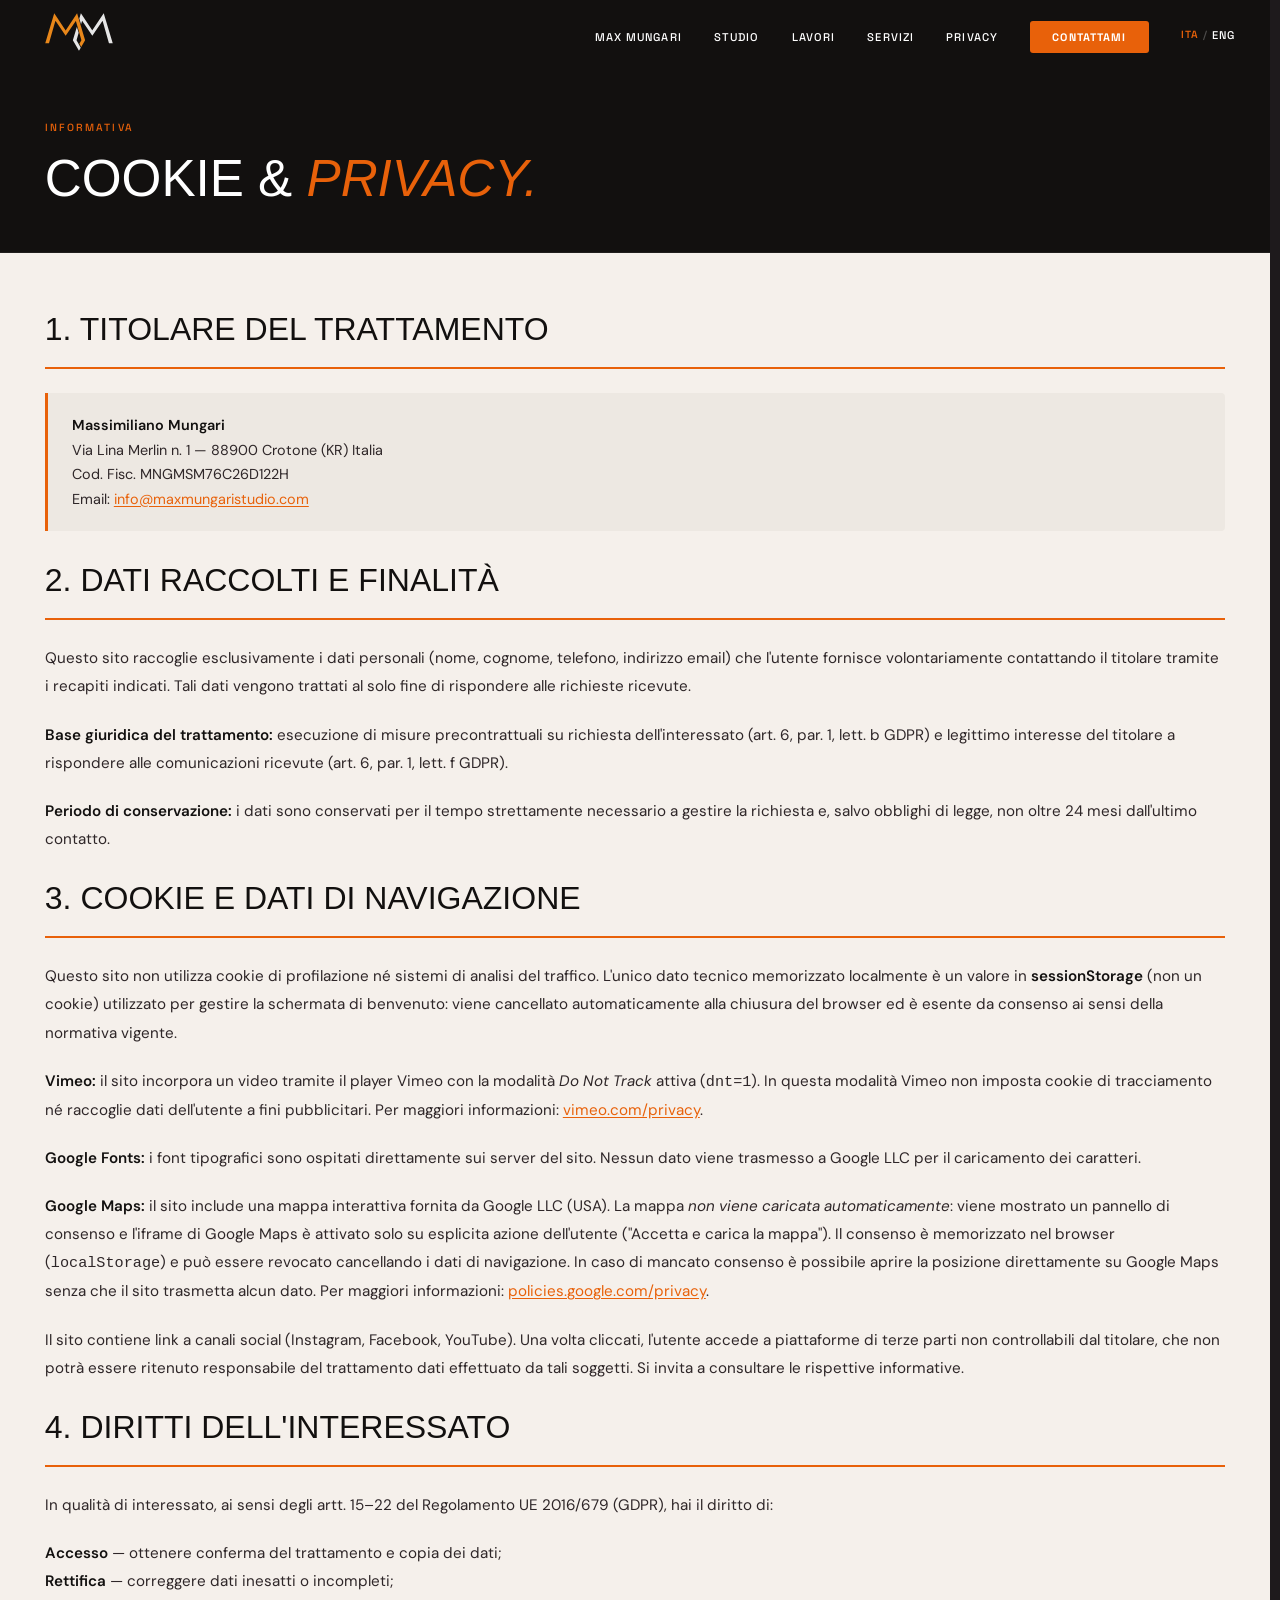
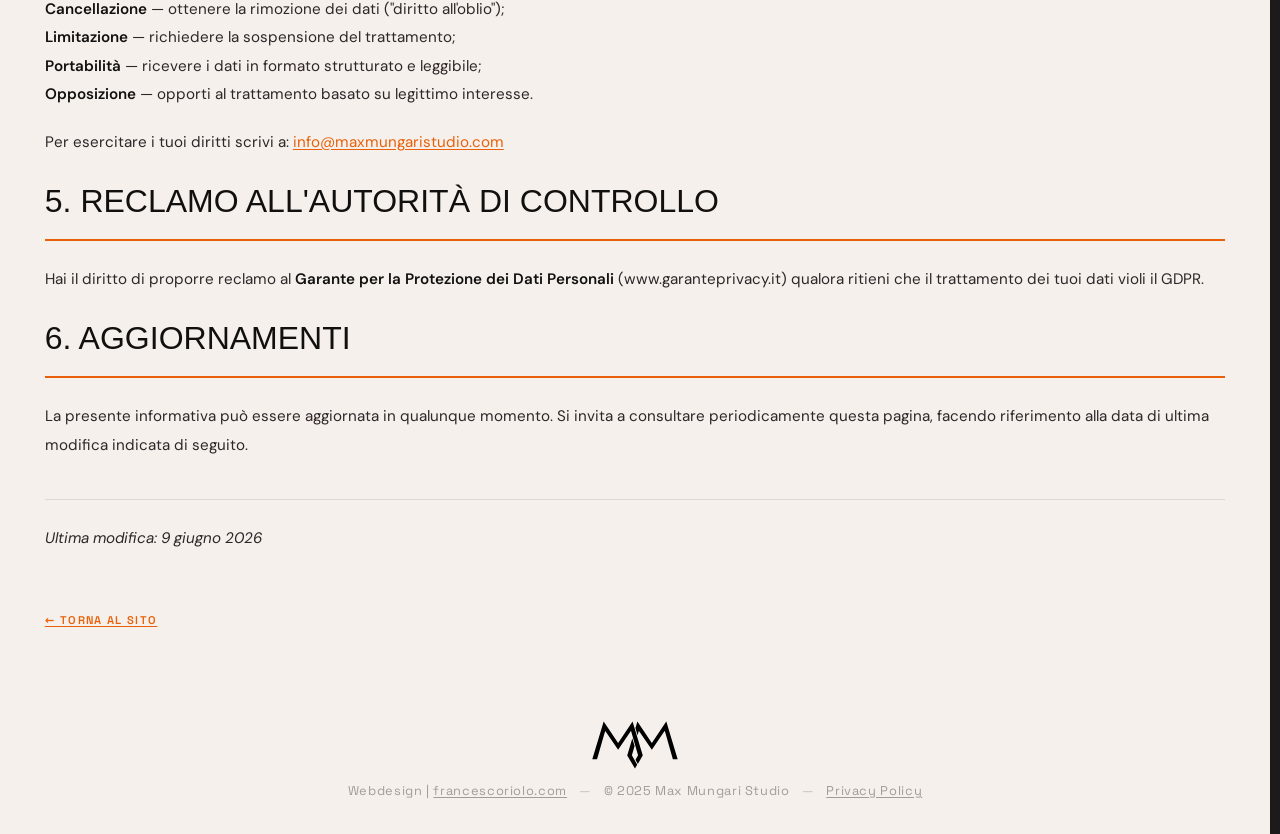
<file: privacy.html>
<!DOCTYPE html>
<html lang="it">
<head>
  <meta charset="UTF-8" />
  <meta name="viewport" content="width=device-width, initial-scale=1.0, viewport-fit=cover" />
  <title>Privacy Policy — Max Mungari Studio</title>
  <meta name="description" content="Informativa Cookie e Privacy di Max Mungari Studio. Trattamento dei dati personali e utilizzo dei cookie." />
  <meta name="robots" content="noindex, follow" />
  <link rel="canonical" href="https://maxmungaristudio.com/privacy.html" />

  <!-- Open Graph -->
  <meta property="og:title" content="Privacy Policy — Max Mungari Studio" />
  <meta property="og:description" content="Informativa Cookie e Privacy di Max Mungari Studio." />
  <meta property="og:type" content="website" />
  <meta property="og:url" content="https://maxmungaristudio.com/privacy.html" />
  <meta property="og:image" content="https://maxmungaristudio.com/newassets/og-image.jpg" />
  <meta property="og:locale" content="it_IT" />
  <meta property="og:site_name" content="Max Mungari Studio" />

  <!-- Favicon -->
  <link rel="icon" type="image/png" sizes="32x32" href="newassets/favicon-32.png" />
  <link rel="icon" type="image/png" sizes="512x512" href="newassets/favicon.png" />
  <link rel="apple-touch-icon" href="newassets/favicon.png" />


  <link rel="stylesheet" href="style.css" />

  <style>
    /* ── Privacy page specifica ── */
    #privacy-hero {
      background: var(--studio-black);
      padding-top: calc(var(--nav-h) + 2.5rem);
      padding-bottom: 2.5rem;
      border-bottom: 1px solid rgba(255,255,255,0.06);
    }
    @media (min-width: 768px) {
      #privacy-hero {
        padding-top: calc(var(--nav-h) + 3rem);
        padding-bottom: 3rem;
      }
    }
    .privacy-eyebrow {
      font-family: var(--font-ui);
      font-size: 0.65rem;
      font-weight: 500;
      letter-spacing: 0.2em;
      text-transform: uppercase;
      color: var(--orange);
      margin-bottom: 1rem;
    }
    .privacy-title {
      font-family: var(--font-display);
      font-size: clamp(2rem, 4vw, 3.2rem);
      font-weight: 400;
      line-height: 1;
      color: var(--white);
      text-transform: uppercase;
    }
    .privacy-title em {
      font-style: italic;
      color: var(--orange);
    }
    #privacy-content {
      background: var(--off-white);
      padding-block: clamp(2rem, 4vw, 3.5rem);
    }
    .privacy-body {
      max-width: 100%;
      color: var(--text-body);
    }
    .privacy-body h2 {
      font-family: var(--font-display);
      font-size: clamp(1.4rem, 2.5vw, 2rem);
      font-weight: 400;
      text-transform: uppercase;
      color: var(--studio-black);
      margin-bottom: 1.5rem;
      padding-bottom: 0.75rem;
      border-bottom: 2px solid var(--orange);
    }
    .privacy-body p {
      font-family: var(--font-body);
      font-size: 0.95rem;
      line-height: 1.85;
      color: var(--text-body);
      margin-bottom: 1.25rem;
    }
    .privacy-body strong {
      color: var(--studio-black);
      font-weight: 600;
    }
    .privacy-body a {
      color: var(--orange);
      text-decoration: underline;
      text-underline-offset: 2px;
    }
    .privacy-body a:hover { opacity: 0.75; }
    .privacy-titolare {
      background: var(--light-surface);
      border-left: 3px solid var(--orange);
      padding: 1.25rem 1.5rem;
      margin: 1.5rem 0;
      border-radius: 0 4px 4px 0;
    }
    .privacy-titolare p { margin: 0; font-size: 0.9rem; line-height: 1.7; }
    .privacy-last-update {
      margin-top: 2.5rem;
      padding-top: 1.5rem;
      border-top: 1px solid rgba(0,0,0,0.1);
      font-size: 0.82rem;
      color: var(--text-muted);
      font-style: italic;
    }
    .privacy-back {
      display: inline-flex;
      align-items: center;
      gap: 0.5rem;
      font-family: var(--font-ui);
      font-size: 0.7rem;
      font-weight: 600;
      letter-spacing: 0.12em;
      text-transform: uppercase;
      color: var(--orange);
      margin-top: 2.5rem;
      transition: gap var(--dur-fast);
    }
    .privacy-back:hover { gap: 0.8rem; }
  </style>
</head>

<body>

  <!-- ==============================
       NAVBAR
  ============================== -->
  <nav id="navbar" role="navigation" aria-label="Navigazione principale">
    <div class="nav-inner">
      <a href="index.html" class="nav-logo" aria-label="Max Mungari Studio — torna in cima">
        <div class="logo-flip-wrap">
          <div class="logo-flip-inner">
            <img src="newassets/logoVec1.svg" alt="Max Mungari Studio" class="logo-front"  />
            <img src="newassets/logoVec2.svg" alt="" class="logo-back" aria-hidden="true"  />
          </div>
        </div>
      </a>

      <ul class="nav-links" role="list">
        <li><a href="index.html#bio">Max Mungari</a></li>
        <li><a href="index.html#studio">Studio</a></li>
        <li><a href="index.html#lavori">Lavori</a></li>
        <li><a href="index.html#contatti">Servizi</a></li>
        <li><a href="privacy.html">Privacy</a></li>
        <li><a href="index.html#contatti" class="nav-cta">Contattami</a></li>
        <li class="lang-switch"><span class="lang-active">ITA</span><span class="lang-sep">/</span><a href="en/privacy.html" class="lang-other">ENG</a></li>
      </ul>

      <button class="nav-hamburger" id="hamburger" aria-label="Apri menu" aria-expanded="false">
        <span></span><span></span><span></span>
      </button>
    </div>
  </nav>

  <!-- Mobile overlay -->
  <div class="nav-mobile" id="mobileMenu" aria-hidden="true" role="dialog" aria-label="Menu di navigazione">
    <a href="index.html#bio"      onclick="closeMobile()">Max Mungari</a>
    <a href="index.html#studio"   onclick="closeMobile()">Studio</a>
    <a href="index.html#lavori"   onclick="closeMobile()">Lavori</a>
    <a href="index.html#contatti" onclick="closeMobile()">Servizi</a>
    <a href="privacy.html">Privacy</a>
    <a href="index.html#contatti" onclick="closeMobile()">Contattami</a>
    <div class="lang-switch"><span class="lang-active">ITA</span><span class="lang-sep">/</span><a href="en/privacy.html" class="lang-other">ENG</a></div>
  </div>

  <!-- ==============================
       HERO PRIVACY
  ============================== -->
  <section id="privacy-hero">
    <div class="container">
      <p class="privacy-eyebrow">Informativa</p>
      <h1 class="privacy-title">Cookie &amp; <em>Privacy.</em></h1>
    </div>
  </section>

  <!-- ==============================
       CONTENUTO PRIVACY
  ============================== -->
  <section id="privacy-content">
    <div class="container">
      <div class="privacy-body">

        <h2>1. Titolare del Trattamento</h2>

        <div class="privacy-titolare">
          <p>
            <strong>Massimiliano Mungari</strong><br />
            Via Lina Merlin n. 1 — 88900 Crotone (KR) Italia<br />
            Cod. Fisc. MNGMSM76C26D122H<br />
            Email: <a href="mailto:info@maxmungaristudio.com">info@maxmungaristudio.com</a>
          </p>
        </div>

        <h2>2. Dati Raccolti e Finalità</h2>

        <p>Questo sito raccoglie esclusivamente i dati personali (nome, cognome, telefono, indirizzo email) che l'utente fornisce volontariamente contattando il titolare tramite i recapiti indicati. Tali dati vengono trattati al solo fine di rispondere alle richieste ricevute.</p>

        <p><strong>Base giuridica del trattamento:</strong> esecuzione di misure precontrattuali su richiesta dell'interessato (art. 6, par. 1, lett. b GDPR) e legittimo interesse del titolare a rispondere alle comunicazioni ricevute (art. 6, par. 1, lett. f GDPR).</p>

        <p><strong>Periodo di conservazione:</strong> i dati sono conservati per il tempo strettamente necessario a gestire la richiesta e, salvo obblighi di legge, non oltre 24 mesi dall'ultimo contatto.</p>

        <h2>3. Cookie e Dati di Navigazione</h2>

        <p>Questo sito non utilizza cookie di profilazione né sistemi di analisi del traffico. L'unico dato tecnico memorizzato localmente è un valore in <strong>sessionStorage</strong> (non un cookie) utilizzato per gestire la schermata di benvenuto: viene cancellato automaticamente alla chiusura del browser ed è esente da consenso ai sensi della normativa vigente.</p>

        <p><strong>Vimeo:</strong> il sito incorpora un video tramite il player Vimeo con la modalità <em>Do Not Track</em> attiva (<code>dnt=1</code>). In questa modalità Vimeo non imposta cookie di tracciamento né raccoglie dati dell'utente a fini pubblicitari. Per maggiori informazioni: <a href="https://vimeo.com/privacy" target="_blank" rel="noopener">vimeo.com/privacy</a>.</p>

        <p><strong>Google Fonts:</strong> i font tipografici sono ospitati direttamente sui server del sito. Nessun dato viene trasmesso a Google LLC per il caricamento dei caratteri.</p>

        <p><strong>Google Maps:</strong> il sito include una mappa interattiva fornita da Google LLC (USA). La mappa <em>non viene caricata automaticamente</em>: viene mostrato un pannello di consenso e l'iframe di Google Maps è attivato solo su esplicita azione dell'utente ("Accetta e carica la mappa"). Il consenso è memorizzato nel browser (<code>localStorage</code>) e può essere revocato cancellando i dati di navigazione. In caso di mancato consenso è possibile aprire la posizione direttamente su Google Maps senza che il sito trasmetta alcun dato. Per maggiori informazioni: <a href="https://policies.google.com/privacy" target="_blank" rel="noopener">policies.google.com/privacy</a>.</p>

        <p>Il sito contiene link a canali social (Instagram, Facebook, YouTube). Una volta cliccati, l'utente accede a piattaforme di terze parti non controllabili dal titolare, che non potrà essere ritenuto responsabile del trattamento dati effettuato da tali soggetti. Si invita a consultare le rispettive informative.</p>

        <h2>4. Diritti dell'Interessato</h2>

        <p>In qualità di interessato, ai sensi degli artt. 15–22 del Regolamento UE 2016/679 (GDPR), hai il diritto di:</p>
        <p>
          <strong>Accesso</strong> — ottenere conferma del trattamento e copia dei dati;<br />
          <strong>Rettifica</strong> — correggere dati inesatti o incompleti;<br />
          <strong>Cancellazione</strong> — ottenere la rimozione dei dati ("diritto all'oblio");<br />
          <strong>Limitazione</strong> — richiedere la sospensione del trattamento;<br />
          <strong>Portabilità</strong> — ricevere i dati in formato strutturato e leggibile;<br />
          <strong>Opposizione</strong> — opporti al trattamento basato su legittimo interesse.
        </p>
        <p>Per esercitare i tuoi diritti scrivi a: <a href="mailto:info@maxmungaristudio.com">info@maxmungaristudio.com</a></p>

        <h2>5. Reclamo all'Autorità di Controllo</h2>

        <p>Hai il diritto di proporre reclamo al <strong>Garante per la Protezione dei Dati Personali</strong> (www.garanteprivacy.it) qualora ritieni che il trattamento dei tuoi dati violi il GDPR.</p>

        <h2>6. Aggiornamenti</h2>

        <p>La presente informativa può essere aggiornata in qualunque momento. Si invita a consultare periodicamente questa pagina, facendo riferimento alla data di ultima modifica indicata di seguito.</p>

        <p class="privacy-last-update">Ultima modifica: <em>9 giugno 2026</em></p>

        <a href="index.html" class="privacy-back">← Torna al sito</a>

      </div>
    </div>
  </section>

  <!-- ==============================
       FOOTER
  ============================== -->
  <footer class="footer-light">
    <div class="container">
      <div class="footer-inner">
        <a href="index.html" class="footer-logo" aria-label="Torna al sito">
          <img src="newassets/logoVec1.svg" alt="Max Mungari Studio" loading="lazy" />
        </a>
        <p class="footer-meta">
          <span class="footer-credit">Webdesign | <a href="https://francescoriolo.com" target="_blank" rel="noopener">francescoriolo.com</a></span>
          <span class="footer-sep" aria-hidden="true">—</span>
          <span class="footer-copy">&copy; 2025 Max Mungari Studio</span>
          <span class="footer-sep" aria-hidden="true">—</span>
          <a href="privacy.html" class="footer-privacy">Privacy Policy</a>
        </p>
      </div>
    </div>
  </footer>

  <script>
    /* ── Navbar scroll ── */
    const navbar = document.getElementById('navbar');
    const tickNav = () => navbar.classList.toggle('scrolled', window.scrollY > 40);
    window.addEventListener('scroll', tickNav, { passive: true });
    tickNav();

    /* ── Hamburger ── */
    const hamburger  = document.getElementById('hamburger');
    const mobileMenu = document.getElementById('mobileMenu');
    let menuOpen = false;
    let _lockScrollY = 0;

    function lockScroll() {
      _lockScrollY = window.scrollY;
      document.body.style.overflow = 'hidden';
      document.body.style.position = 'fixed';
      document.body.style.top = '-' + _lockScrollY + 'px';
      document.body.style.width = '100%';
    }
    function unlockScroll() {
      document.body.style.overflow = '';
      document.body.style.position = '';
      document.body.style.top = '';
      document.body.style.width = '';
      window.scrollTo(0, _lockScrollY);
    }

    hamburger.addEventListener('click', () => {
      menuOpen = !menuOpen;
      hamburger.classList.toggle('open', menuOpen);
      hamburger.setAttribute('aria-expanded', menuOpen);
      mobileMenu.classList.toggle('open', menuOpen);
      mobileMenu.setAttribute('aria-hidden', !menuOpen);
      navbar.classList.toggle('menu-open', menuOpen);
      if (menuOpen) lockScroll(); else unlockScroll();
    });
    function closeMobile() {
      menuOpen = false;
      hamburger.classList.remove('open');
      hamburger.setAttribute('aria-expanded', false);
      mobileMenu.classList.remove('open');
      mobileMenu.setAttribute('aria-hidden', true);
      navbar.classList.remove('menu-open');
      unlockScroll();
    }
    document.addEventListener('keydown', e => { if (e.key === 'Escape' && menuOpen) closeMobile(); });
  </script>

</body>
</html>
</file>
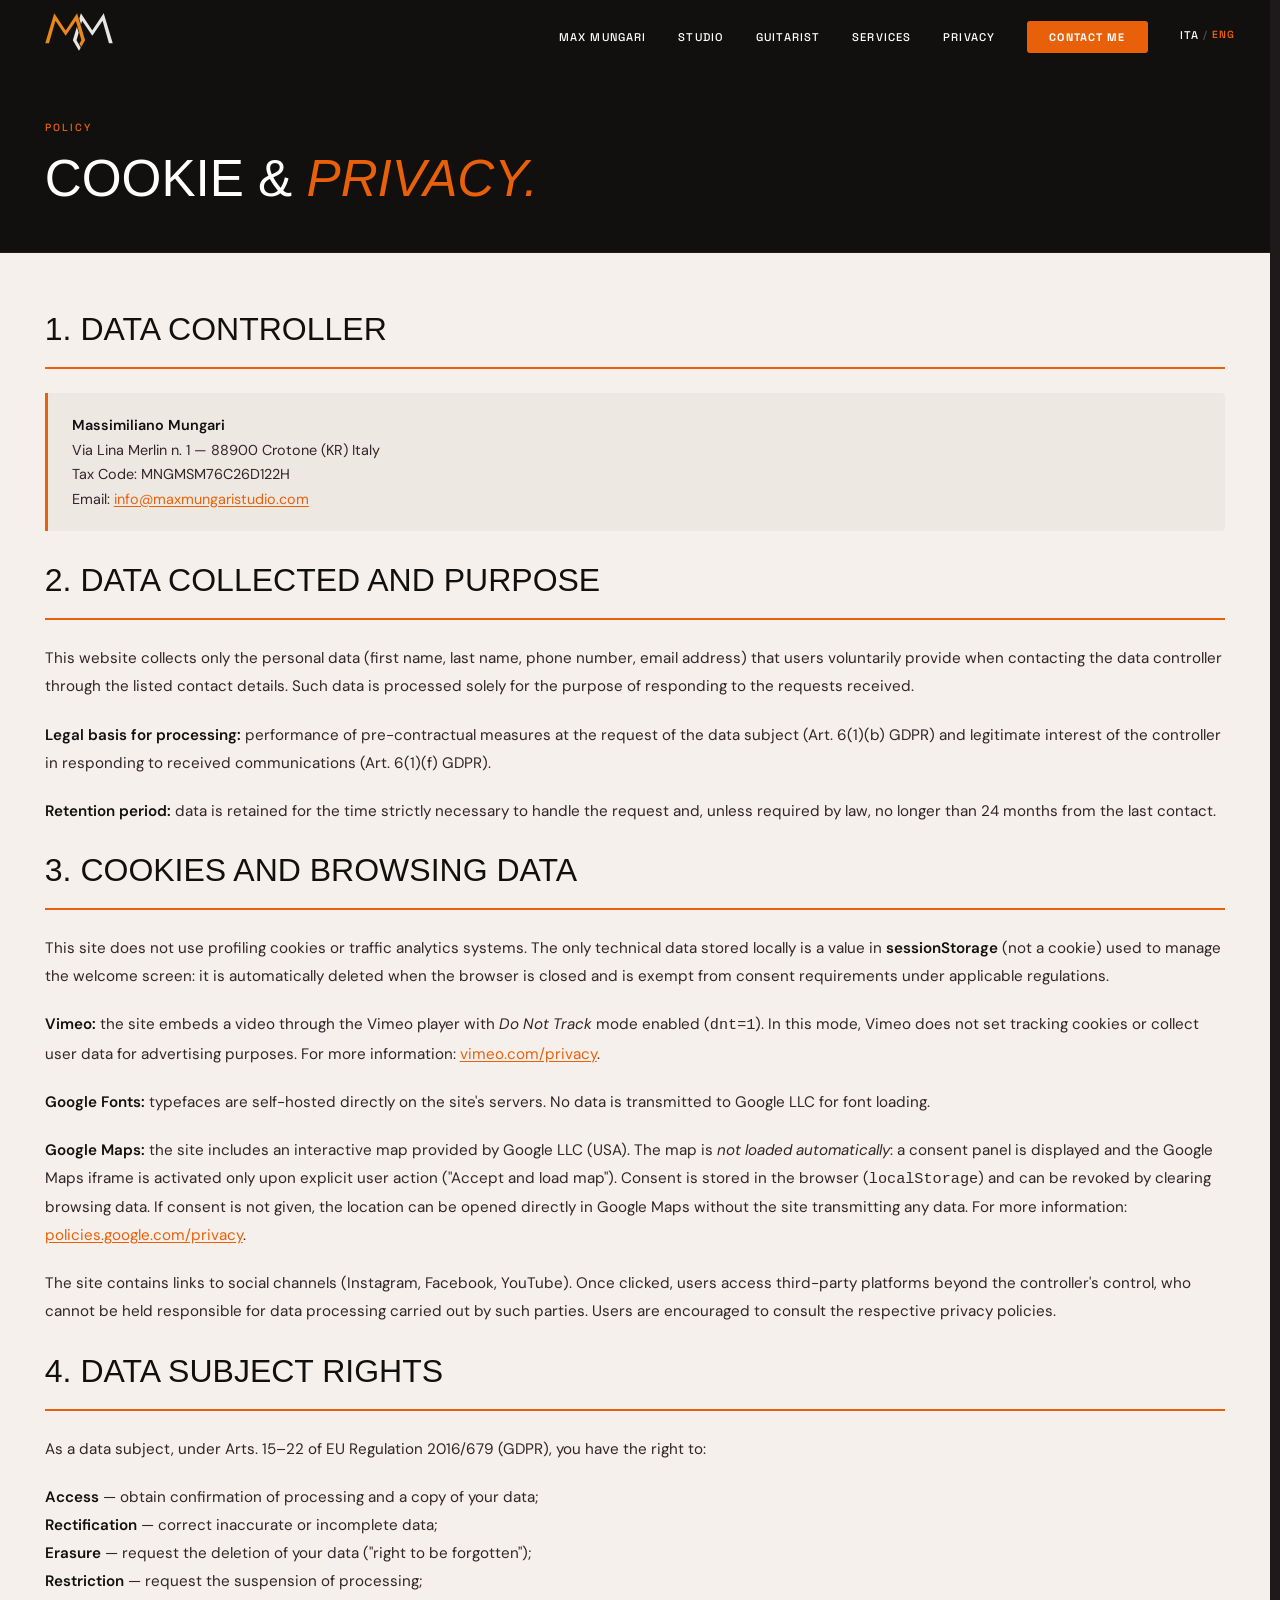
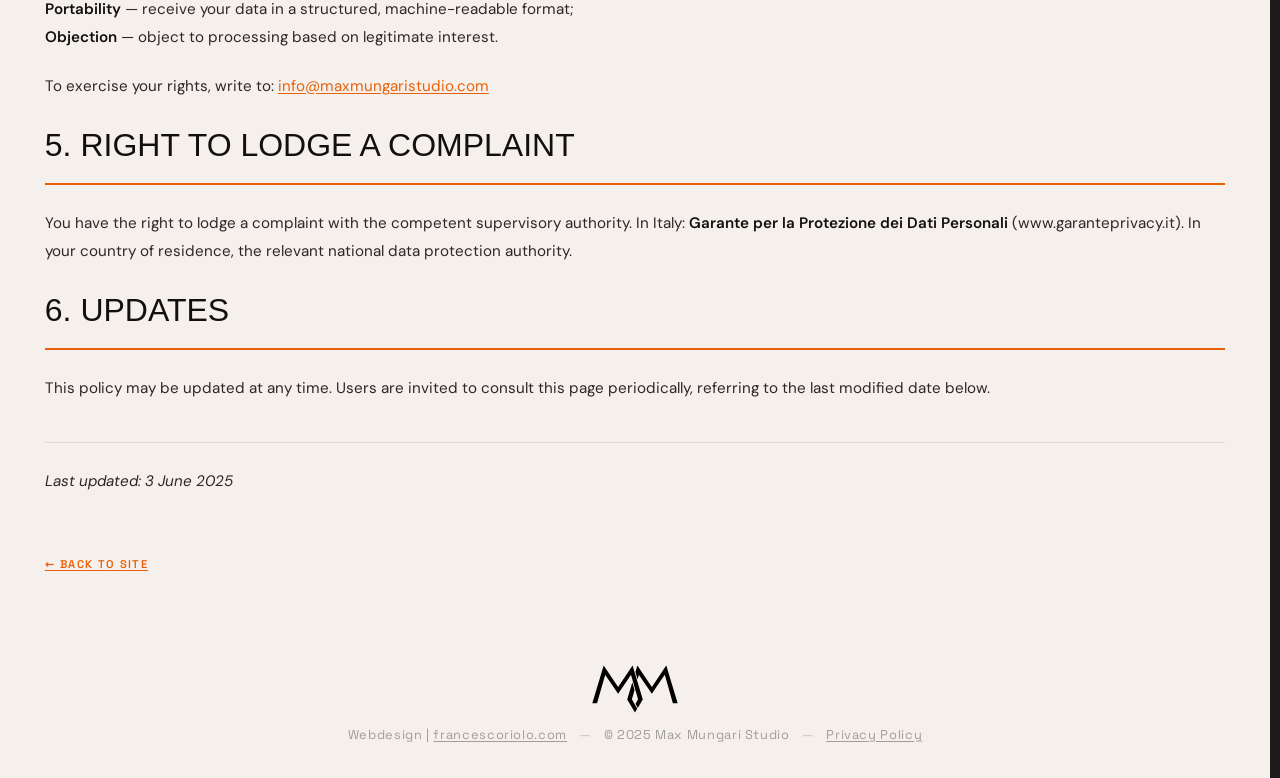
<file: en/privacy.html>
<!DOCTYPE html>
<html lang="en">
<head>
  <meta charset="UTF-8" />
  <meta name="viewport" content="width=device-width, initial-scale=1.0, viewport-fit=cover" />
  <title>Privacy Policy — Max Mungari Studio</title>
  <meta name="description" content="Cookie and Privacy Policy of Max Mungari Studio. Personal data processing and cookie usage." />
  <meta name="robots" content="noindex, follow" />
  <link rel="canonical" href="https://maxmungaristudio.com/en/privacy.html" />

  <!-- Open Graph -->
  <meta property="og:title" content="Privacy Policy — Max Mungari Studio" />
  <meta property="og:description" content="Cookie and Privacy Policy of Max Mungari Studio." />
  <meta property="og:type" content="website" />
  <meta property="og:url" content="https://maxmungaristudio.com/en/privacy.html" />
  <meta property="og:image" content="https://maxmungaristudio.com/newassets/og-image.jpg" />
  <meta property="og:locale" content="en_US" />
  <meta property="og:site_name" content="Max Mungari Studio" />

  <!-- Favicon -->
  <link rel="icon" type="image/png" sizes="32x32" href="../newassets/favicon-32.png" />
  <link rel="icon" type="image/png" sizes="512x512" href="../newassets/favicon.png" />
  <link rel="apple-touch-icon" href="../newassets/favicon.png" />


  <link rel="stylesheet" href="../style.css" />

  <style>
    #privacy-hero {
      background: var(--studio-black);
      padding-top: calc(var(--nav-h) + 2.5rem);
      padding-bottom: 2.5rem;
      border-bottom: 1px solid rgba(255,255,255,0.06);
    }
    @media (min-width: 768px) {
      #privacy-hero { padding-top: calc(var(--nav-h) + 3rem); padding-bottom: 3rem; }
    }
    .privacy-eyebrow {
      font-family: var(--font-ui); font-size: 0.65rem; font-weight: 500;
      letter-spacing: 0.2em; text-transform: uppercase;
      color: var(--orange); margin-bottom: 1rem;
    }
    .privacy-title {
      font-family: var(--font-display); font-size: clamp(2rem, 4vw, 3.2rem);
      font-weight: 400; line-height: 1; color: var(--white); text-transform: uppercase;
    }
    .privacy-title em { font-style: italic; color: var(--orange); }
    #privacy-content { background: var(--off-white); padding-block: clamp(2rem, 4vw, 3.5rem); }
    .privacy-body { max-width: 100%; color: var(--text-body); }
    .privacy-body h2 {
      font-family: var(--font-display); font-size: clamp(1.4rem, 2.5vw, 2rem);
      font-weight: 400; text-transform: uppercase; color: var(--studio-black);
      margin-bottom: 1.5rem; padding-bottom: 0.75rem; border-bottom: 2px solid var(--orange);
    }
    .privacy-body p { font-family: var(--font-body); font-size: 0.95rem; line-height: 1.85; color: var(--text-body); margin-bottom: 1.25rem; }
    .privacy-body strong { color: var(--studio-black); font-weight: 600; }
    .privacy-body a { color: var(--orange); text-decoration: underline; text-underline-offset: 2px; }
    .privacy-body a:hover { opacity: 0.75; }
    .privacy-titolare {
      background: var(--light-surface); border-left: 3px solid var(--orange);
      padding: 1.25rem 1.5rem; margin: 1.5rem 0; border-radius: 0 4px 4px 0;
    }
    .privacy-titolare p { margin: 0; font-size: 0.9rem; line-height: 1.7; }
    .privacy-last-update {
      margin-top: 2.5rem; padding-top: 1.5rem;
      border-top: 1px solid rgba(0,0,0,0.1);
      font-size: 0.82rem; color: var(--text-muted); font-style: italic;
    }
    .privacy-back {
      display: inline-flex; align-items: center; gap: 0.5rem;
      font-family: var(--font-ui); font-size: 0.7rem; font-weight: 600;
      letter-spacing: 0.12em; text-transform: uppercase;
      color: var(--orange); margin-top: 2.5rem; transition: gap var(--dur-fast);
    }
    .privacy-back:hover { gap: 0.8rem; }
  </style>
</head>

<body>

  <nav id="navbar" role="navigation" aria-label="Main navigation">
    <div class="nav-inner">
      <a href="index.html" class="nav-logo" aria-label="Max Mungari Studio — back to top">
        <div class="logo-flip-wrap">
          <div class="logo-flip-inner">
            <img src="../newassets/logoVec1.svg" alt="Max Mungari Studio" class="logo-front" />
            <img src="../newassets/logoVec2.svg" alt="" class="logo-back" aria-hidden="true" />
          </div>
        </div>
      </a>
      <ul class="nav-links" role="list">
        <li><a href="index.html#bio">Max Mungari</a></li>
        <li><a href="index.html#studio">Studio</a></li>
        <li><a href="index.html#lavori">Guitarist</a></li>
        <li><a href="index.html#servizi">Services</a></li>
        <li><a href="privacy.html">Privacy</a></li>
        <li><a href="index.html#contatti" class="nav-cta">Contact me</a></li>
        <li class="lang-switch"><a href="../privacy.html" class="lang-other">ITA</a><span class="lang-sep">/</span><span class="lang-active">ENG</span></li>
      </ul>
      <button class="nav-hamburger" id="hamburger" aria-label="Open menu" aria-expanded="false">
        <span></span><span></span><span></span>
      </button>
    </div>
  </nav>

  <div class="nav-mobile" id="mobileMenu" aria-hidden="true" role="dialog" aria-label="Navigation menu">
    <a href="index.html#bio"      onclick="closeMobile()">Max Mungari</a>
    <a href="index.html#studio"   onclick="closeMobile()">Studio</a>
    <a href="index.html#lavori"   onclick="closeMobile()">Guitarist</a>
    <a href="index.html#servizi"  onclick="closeMobile()">Services</a>
    <a href="privacy.html">Privacy</a>
    <a href="index.html#contatti" onclick="closeMobile()">Contact me</a>
    <div class="lang-switch"><a href="../privacy.html" class="lang-other">ITA</a><span class="lang-sep">/</span><span class="lang-active">ENG</span></div>
  </div>

  <section id="privacy-hero">
    <div class="container">
      <p class="privacy-eyebrow">Policy</p>
      <h1 class="privacy-title">Cookie &amp; <em>Privacy.</em></h1>
    </div>
  </section>

  <section id="privacy-content">
    <div class="container">
      <div class="privacy-body">

        <h2>1. Data Controller</h2>

        <div class="privacy-titolare">
          <p>
            <strong>Massimiliano Mungari</strong><br />
            Via Lina Merlin n. 1 — 88900 Crotone (KR) Italy<br />
            Tax Code: MNGMSM76C26D122H<br />
            Email: <a href="mailto:info@maxmungaristudio.com">info@maxmungaristudio.com</a>
          </p>
        </div>

        <h2>2. Data Collected and Purpose</h2>

        <p>This website collects only the personal data (first name, last name, phone number, email address) that users voluntarily provide when contacting the data controller through the listed contact details. Such data is processed solely for the purpose of responding to the requests received.</p>

        <p><strong>Legal basis for processing:</strong> performance of pre-contractual measures at the request of the data subject (Art. 6(1)(b) GDPR) and legitimate interest of the controller in responding to received communications (Art. 6(1)(f) GDPR).</p>

        <p><strong>Retention period:</strong> data is retained for the time strictly necessary to handle the request and, unless required by law, no longer than 24 months from the last contact.</p>

        <h2>3. Cookies and Browsing Data</h2>

        <p>This site does not use profiling cookies or traffic analytics systems. The only technical data stored locally is a value in <strong>sessionStorage</strong> (not a cookie) used to manage the welcome screen: it is automatically deleted when the browser is closed and is exempt from consent requirements under applicable regulations.</p>

        <p><strong>Vimeo:</strong> the site embeds a video through the Vimeo player with <em>Do Not Track</em> mode enabled (<code>dnt=1</code>). In this mode, Vimeo does not set tracking cookies or collect user data for advertising purposes. For more information: <a href="https://vimeo.com/privacy" target="_blank" rel="noopener">vimeo.com/privacy</a>.</p>

        <p><strong>Google Fonts:</strong> typefaces are self-hosted directly on the site's servers. No data is transmitted to Google LLC for font loading.</p>

        <p><strong>Google Maps:</strong> the site includes an interactive map provided by Google LLC (USA). The map is <em>not loaded automatically</em>: a consent panel is displayed and the Google Maps iframe is activated only upon explicit user action ("Accept and load map"). Consent is stored in the browser (<code>localStorage</code>) and can be revoked by clearing browsing data. If consent is not given, the location can be opened directly in Google Maps without the site transmitting any data. For more information: <a href="https://policies.google.com/privacy" target="_blank" rel="noopener">policies.google.com/privacy</a>.</p>

        <p>The site contains links to social channels (Instagram, Facebook, YouTube). Once clicked, users access third-party platforms beyond the controller's control, who cannot be held responsible for data processing carried out by such parties. Users are encouraged to consult the respective privacy policies.</p>

        <h2>4. Data Subject Rights</h2>

        <p>As a data subject, under Arts. 15–22 of EU Regulation 2016/679 (GDPR), you have the right to:</p>
        <p>
          <strong>Access</strong> — obtain confirmation of processing and a copy of your data;<br />
          <strong>Rectification</strong> — correct inaccurate or incomplete data;<br />
          <strong>Erasure</strong> — request the deletion of your data ("right to be forgotten");<br />
          <strong>Restriction</strong> — request the suspension of processing;<br />
          <strong>Portability</strong> — receive your data in a structured, machine-readable format;<br />
          <strong>Objection</strong> — object to processing based on legitimate interest.
        </p>
        <p>To exercise your rights, write to: <a href="mailto:info@maxmungaristudio.com">info@maxmungaristudio.com</a></p>

        <h2>5. Right to Lodge a Complaint</h2>

        <p>You have the right to lodge a complaint with the competent supervisory authority. In Italy: <strong>Garante per la Protezione dei Dati Personali</strong> (www.garanteprivacy.it). In your country of residence, the relevant national data protection authority.</p>

        <h2>6. Updates</h2>

        <p>This policy may be updated at any time. Users are invited to consult this page periodically, referring to the last modified date below.</p>

        <p class="privacy-last-update">Last updated: <em>3 June 2025</em></p>

        <a href="index.html" class="privacy-back">← Back to site</a>

      </div>
    </div>
  </section>

  <footer class="footer-light">
    <div class="container">
      <div class="footer-inner">
        <a href="index.html" class="footer-logo" aria-label="Back to site">
          <img src="../newassets/logoVec1.svg" alt="Max Mungari Studio" loading="lazy" />
        </a>
        <p class="footer-meta">
          <span class="footer-credit">Webdesign | <a href="https://francescoriolo.com" target="_blank" rel="noopener">francescoriolo.com</a></span>
          <span class="footer-sep" aria-hidden="true">—</span>
          <span class="footer-copy">&copy; 2025 Max Mungari Studio</span>
          <span class="footer-sep" aria-hidden="true">—</span>
          <a href="privacy.html" class="footer-privacy">Privacy Policy</a>
        </p>
      </div>
    </div>
  </footer>

  <script>
    const navbar = document.getElementById('navbar');
    const tickNav = () => navbar.classList.toggle('scrolled', window.scrollY > 40);
    window.addEventListener('scroll', tickNav, { passive: true });
    tickNav();
    const hamburger  = document.getElementById('hamburger');
    const mobileMenu = document.getElementById('mobileMenu');
    let menuOpen = false;
    hamburger.addEventListener('click', () => {
      menuOpen = !menuOpen;
      hamburger.classList.toggle('open', menuOpen);
      hamburger.setAttribute('aria-expanded', menuOpen);
      mobileMenu.classList.toggle('open', menuOpen);
      mobileMenu.setAttribute('aria-hidden', !menuOpen);
      document.body.style.overflow = menuOpen ? 'hidden' : '';
    });
    function closeMobile() {
      menuOpen = false;
      hamburger.classList.remove('open');
      hamburger.setAttribute('aria-expanded', false);
      mobileMenu.classList.remove('open');
      mobileMenu.setAttribute('aria-hidden', true);
      document.body.style.overflow = '';
    }
    document.addEventListener('keydown', e => { if (e.key === 'Escape' && menuOpen) closeMobile(); });
  </script>

</body>
</html>
</file>
<file: style.css>
/* ============================================================
   SELF-HOSTED FONTS
============================================================ */

/* Anton */
@font-face { font-family: 'Anton'; font-style: normal; font-weight: 400; font-display: swap;
  src: url('newassets/fonts/anton-400-latin-ext.woff2') format('woff2');
  unicode-range: U+0100-02BA, U+02BD-02C5, U+02C7-02CC, U+02CE-02D7, U+02DD-02FF, U+0304, U+0308, U+0329, U+1D00-1DBF, U+1E00-1E9F, U+1EF2-1EFF, U+2020, U+20A0-20AB, U+20AD-20C0, U+2113, U+2C60-2C7F, U+A720-A7FF; }
@font-face { font-family: 'Anton'; font-style: normal; font-weight: 400; font-display: swap;
  src: url('newassets/fonts/anton-400-latin.woff2') format('woff2');
  unicode-range: U+0000-00FF, U+0131, U+0152-0153, U+02BB-02BC, U+02C6, U+02DA, U+02DC, U+0304, U+0308, U+0329, U+2000-206F, U+20AC, U+2122, U+2191, U+2193, U+2212, U+2215, U+FEFF, U+FFFD; }

/* Archivo Black */
@font-face { font-family: 'Archivo Black'; font-style: normal; font-weight: 400; font-display: swap;
  src: url('newassets/fonts/archivo-black-400-latin-ext.woff2') format('woff2');
  unicode-range: U+0100-02BA, U+02BD-02C5, U+02C7-02CC, U+02CE-02D7, U+02DD-02FF, U+0304, U+0308, U+0329, U+1D00-1DBF, U+1E00-1E9F, U+1EF2-1EFF, U+2020, U+20A0-20AB, U+20AD-20C0, U+2113, U+2C60-2C7F, U+A720-A7FF; }
@font-face { font-family: 'Archivo Black'; font-style: normal; font-weight: 400; font-display: swap;
  src: url('newassets/fonts/archivo-black-400-latin.woff2') format('woff2');
  unicode-range: U+0000-00FF, U+0131, U+0152-0153, U+02BB-02BC, U+02C6, U+02DA, U+02DC, U+0304, U+0308, U+0329, U+2000-206F, U+20AC, U+2122, U+2191, U+2193, U+2212, U+2215, U+FEFF, U+FFFD; }

/* Barlow Condensed */
@font-face { font-family: 'Barlow Condensed'; font-style: normal; font-weight: 700; font-display: swap;
  src: url('newassets/fonts/barlow-condensed-700-latin-ext.woff2') format('woff2');
  unicode-range: U+0100-02BA, U+02BD-02C5, U+02C7-02CC, U+02CE-02D7, U+02DD-02FF, U+0304, U+0308, U+0329, U+1D00-1DBF, U+1E00-1E9F, U+1EF2-1EFF, U+2020, U+20A0-20AB, U+20AD-20C0, U+2113, U+2C60-2C7F, U+A720-A7FF; }
@font-face { font-family: 'Barlow Condensed'; font-style: normal; font-weight: 700; font-display: swap;
  src: url('newassets/fonts/barlow-condensed-700-latin.woff2') format('woff2');
  unicode-range: U+0000-00FF, U+0131, U+0152-0153, U+02BB-02BC, U+02C6, U+02DA, U+02DC, U+0304, U+0308, U+0329, U+2000-206F, U+20AC, U+2122, U+2191, U+2193, U+2212, U+2215, U+FEFF, U+FFFD; }

/* Bebas Neue */
@font-face { font-family: 'Bebas Neue'; font-style: normal; font-weight: 400; font-display: swap;
  src: url('newassets/fonts/bebas-neue-400-latin-ext.woff2') format('woff2');
  unicode-range: U+0100-02BA, U+02BD-02C5, U+02C7-02CC, U+02CE-02D7, U+02DD-02FF, U+0304, U+0308, U+0329, U+1D00-1DBF, U+1E00-1E9F, U+1EF2-1EFF, U+2020, U+20A0-20AB, U+20AD-20C0, U+2113, U+2C60-2C7F, U+A720-A7FF; }
@font-face { font-family: 'Bebas Neue'; font-style: normal; font-weight: 400; font-display: swap;
  src: url('newassets/fonts/bebas-neue-400-latin.woff2') format('woff2');
  unicode-range: U+0000-00FF, U+0131, U+0152-0153, U+02BB-02BC, U+02C6, U+02DA, U+02DC, U+0304, U+0308, U+0329, U+2000-206F, U+20AC, U+2122, U+2191, U+2193, U+2212, U+2215, U+FEFF, U+FFFD; }

/* DM Mono */
@font-face { font-family: 'DM Mono'; font-style: normal; font-weight: 400; font-display: swap;
  src: url('newassets/fonts/dm-mono-400-latin-ext.woff2') format('woff2');
  unicode-range: U+0100-02BA, U+02BD-02C5, U+02C7-02CC, U+02CE-02D7, U+02DD-02FF, U+0304, U+0308, U+0329, U+1D00-1DBF, U+1E00-1E9F, U+1EF2-1EFF, U+2020, U+20A0-20AB, U+20AD-20C0, U+2113, U+2C60-2C7F, U+A720-A7FF; }
@font-face { font-family: 'DM Mono'; font-style: normal; font-weight: 400; font-display: swap;
  src: url('newassets/fonts/dm-mono-400-latin.woff2') format('woff2');
  unicode-range: U+0000-00FF, U+0131, U+0152-0153, U+02BB-02BC, U+02C6, U+02DA, U+02DC, U+0304, U+0308, U+0329, U+2000-206F, U+20AC, U+2122, U+2191, U+2193, U+2212, U+2215, U+FEFF, U+FFFD; }
@font-face { font-family: 'DM Mono'; font-style: normal; font-weight: 500; font-display: swap;
  src: url('newassets/fonts/dm-mono-500-latin-ext.woff2') format('woff2');
  unicode-range: U+0100-02BA, U+02BD-02C5, U+02C7-02CC, U+02CE-02D7, U+02DD-02FF, U+0304, U+0308, U+0329, U+1D00-1DBF, U+1E00-1E9F, U+1EF2-1EFF, U+2020, U+20A0-20AB, U+20AD-20C0, U+2113, U+2C60-2C7F, U+A720-A7FF; }
@font-face { font-family: 'DM Mono'; font-style: normal; font-weight: 500; font-display: swap;
  src: url('newassets/fonts/dm-mono-500-latin.woff2') format('woff2');
  unicode-range: U+0000-00FF, U+0131, U+0152-0153, U+02BB-02BC, U+02C6, U+02DA, U+02DC, U+0304, U+0308, U+0329, U+2000-206F, U+20AC, U+2122, U+2191, U+2193, U+2212, U+2215, U+FEFF, U+FFFD; }

/* DM Sans */
@font-face { font-family: 'DM Sans'; font-style: italic; font-weight: 300 400; font-display: swap;
  src: url('newassets/fonts/dm-sans-italic-latin-ext.woff2') format('woff2');
  unicode-range: U+0100-02BA, U+02BD-02C5, U+02C7-02CC, U+02CE-02D7, U+02DD-02FF, U+0304, U+0308, U+0329, U+1D00-1DBF, U+1E00-1E9F, U+1EF2-1EFF, U+2020, U+20A0-20AB, U+20AD-20C0, U+2113, U+2C60-2C7F, U+A720-A7FF; }
@font-face { font-family: 'DM Sans'; font-style: italic; font-weight: 300 400; font-display: swap;
  src: url('newassets/fonts/dm-sans-italic-latin.woff2') format('woff2');
  unicode-range: U+0000-00FF, U+0131, U+0152-0153, U+02BB-02BC, U+02C6, U+02DA, U+02DC, U+0304, U+0308, U+0329, U+2000-206F, U+20AC, U+2122, U+2191, U+2193, U+2212, U+2215, U+FEFF, U+FFFD; }
@font-face { font-family: 'DM Sans'; font-style: normal; font-weight: 300 600; font-display: swap;
  src: url('newassets/fonts/dm-sans-normal-latin-ext.woff2') format('woff2');
  unicode-range: U+0100-02BA, U+02BD-02C5, U+02C7-02CC, U+02CE-02D7, U+02DD-02FF, U+0304, U+0308, U+0329, U+1D00-1DBF, U+1E00-1E9F, U+1EF2-1EFF, U+2020, U+20A0-20AB, U+20AD-20C0, U+2113, U+2C60-2C7F, U+A720-A7FF; }
@font-face { font-family: 'DM Sans'; font-style: normal; font-weight: 300 600; font-display: swap;
  src: url('newassets/fonts/dm-sans-normal-latin.woff2') format('woff2');
  unicode-range: U+0000-00FF, U+0131, U+0152-0153, U+02BB-02BC, U+02C6, U+02DA, U+02DC, U+0304, U+0308, U+0329, U+2000-206F, U+20AC, U+2122, U+2191, U+2193, U+2212, U+2215, U+FEFF, U+FFFD; }

/* Montserrat */
@font-face { font-family: 'Montserrat'; font-style: normal; font-weight: 800; font-display: swap;
  src: url('newassets/fonts/montserrat-800-latin-ext.woff2') format('woff2');
  unicode-range: U+0100-02BA, U+02BD-02C5, U+02C7-02CC, U+02CE-02D7, U+02DD-02FF, U+0304, U+0308, U+0329, U+1D00-1DBF, U+1E00-1E9F, U+1EF2-1EFF, U+2020, U+20A0-20AB, U+20AD-20C0, U+2113, U+2C60-2C7F, U+A720-A7FF; }
@font-face { font-family: 'Montserrat'; font-style: normal; font-weight: 800; font-display: swap;
  src: url('newassets/fonts/montserrat-800-latin.woff2') format('woff2');
  unicode-range: U+0000-00FF, U+0131, U+0152-0153, U+02BB-02BC, U+02C6, U+02DA, U+02DC, U+0304, U+0308, U+0329, U+2000-206F, U+20AC, U+2122, U+2191, U+2193, U+2212, U+2215, U+FEFF, U+FFFD; }

/* Oswald */
@font-face { font-family: 'Oswald'; font-style: normal; font-weight: 600; font-display: swap;
  src: url('newassets/fonts/oswald-600-latin-ext.woff2') format('woff2');
  unicode-range: U+0100-02BA, U+02BD-02C5, U+02C7-02CC, U+02CE-02D7, U+02DD-02FF, U+0304, U+0308, U+0329, U+1D00-1DBF, U+1E00-1E9F, U+1EF2-1EFF, U+2020, U+20A0-20AB, U+20AD-20C0, U+2113, U+2C60-2C7F, U+A720-A7FF; }
@font-face { font-family: 'Oswald'; font-style: normal; font-weight: 600; font-display: swap;
  src: url('newassets/fonts/oswald-600-latin.woff2') format('woff2');
  unicode-range: U+0000-00FF, U+0131, U+0152-0153, U+02BB-02BC, U+02C6, U+02DA, U+02DC, U+0304, U+0308, U+0329, U+2000-206F, U+20AC, U+2122, U+2191, U+2193, U+2212, U+2215, U+FEFF, U+FFFD; }

/* Playfair Display */
@font-face { font-family: 'Playfair Display'; font-style: normal; font-weight: 700; font-display: swap;
  src: url('newassets/fonts/playfair-700-latin-ext.woff2') format('woff2');
  unicode-range: U+0100-02BA, U+02BD-02C5, U+02C7-02CC, U+02CE-02D7, U+02DD-02FF, U+0304, U+0308, U+0329, U+1D00-1DBF, U+1E00-1E9F, U+1EF2-1EFF, U+2020, U+20A0-20AB, U+20AD-20C0, U+2113, U+2C60-2C7F, U+A720-A7FF; }
@font-face { font-family: 'Playfair Display'; font-style: normal; font-weight: 700; font-display: swap;
  src: url('newassets/fonts/playfair-700-latin.woff2') format('woff2');
  unicode-range: U+0000-00FF, U+0131, U+0152-0153, U+02BB-02BC, U+02C6, U+02DA, U+02DC, U+0304, U+0308, U+0329, U+2000-206F, U+20AC, U+2122, U+2191, U+2193, U+2212, U+2215, U+FEFF, U+FFFD; }

/* Raleway */
@font-face { font-family: 'Raleway'; font-style: normal; font-weight: 800; font-display: swap;
  src: url('newassets/fonts/raleway-800-latin-ext.woff2') format('woff2');
  unicode-range: U+0100-02BA, U+02BD-02C5, U+02C7-02CC, U+02CE-02D7, U+02DD-02FF, U+0304, U+0308, U+0329, U+1D00-1DBF, U+1E00-1E9F, U+1EF2-1EFF, U+2020, U+20A0-20AB, U+20AD-20C0, U+2113, U+2C60-2C7F, U+A720-A7FF; }
@font-face { font-family: 'Raleway'; font-style: normal; font-weight: 800; font-display: swap;
  src: url('newassets/fonts/raleway-800-latin.woff2') format('woff2');
  unicode-range: U+0000-00FF, U+0131, U+0152-0153, U+02BB-02BC, U+02C6, U+02DA, U+02DC, U+0304, U+0308, U+0329, U+2000-206F, U+20AC, U+2122, U+2191, U+2193, U+2212, U+2215, U+FEFF, U+FFFD; }

/* Space Grotesk */
@font-face { font-family: 'Space Grotesk'; font-style: normal; font-weight: 300 700; font-display: swap;
  src: url('newassets/fonts/space-grotesk-latin-ext.woff2') format('woff2');
  unicode-range: U+0100-02BA, U+02BD-02C5, U+02C7-02CC, U+02CE-02D7, U+02DD-02FF, U+0304, U+0308, U+0329, U+1D00-1DBF, U+1E00-1E9F, U+1EF2-1EFF, U+2020, U+20A0-20AB, U+20AD-20C0, U+2113, U+2C60-2C7F, U+A720-A7FF; }
@font-face { font-family: 'Space Grotesk'; font-style: normal; font-weight: 300 700; font-display: swap;
  src: url('newassets/fonts/space-grotesk-latin.woff2') format('woff2');
  unicode-range: U+0000-00FF, U+0131, U+0152-0153, U+02BB-02BC, U+02C6, U+02DA, U+02DC, U+0304, U+0308, U+0329, U+2000-206F, U+20AC, U+2122, U+2191, U+2193, U+2212, U+2215, U+FEFF, U+FFFD; }

/* ============================================================
   DESIGN TOKENS & RESET
============================================================ */
*, *::before, *::after { box-sizing: border-box; margin: 0; padding: 0; }

:root {
  --studio-black:  #12100f;
  --studio-deep:   #1e1a1c;
  --studio-dark:   #2e2628;
  --studio-mid:    #4a3f42;
  --studio-warm:   #a08060;
  --studio-light:  #c4a882;
  --orange:        #e8610a;
  --orange-light:  #ff7a28;
  --orange-glow:   rgba(232,97,10,0.18);
  --white:         #ffffff;
  --off-white:     #f5f0eb;
  --light-surface: #ede8e2;
  --mid-gray:      #a09090;

  --navy:          var(--studio-deep);
  --navy-mid:      var(--studio-dark);
  --navy-light:    var(--studio-mid);
  --light-gray:    var(--light-surface);
  --text-dark:     var(--studio-black);
  --text-body:     #2e2628;
  --text-muted:    #7a6a6a;

  --font-display:  'Arial Narrow', Arial, sans-serif;
  --font-ui:       'Space Grotesk', system-ui, sans-serif;
  --font-body:     'DM Sans', system-ui, sans-serif;

  --space-xs:  clamp(0.5rem,  0.8vw,  1rem);
  --space-sm:  clamp(1rem,    1.5vw,  2rem);
  --space-md:  clamp(2rem,    3vw,    4rem);
  --space-lg:  clamp(4rem,    6vw,    8rem);
  --space-xl:  clamp(6rem,    9vw,   12rem);

  --max-w:  2200px;
  --gutter: clamp(1.25rem, 3.5vw, 6rem);
  --nav-h:  72px;

  --dur-fast: 0.18s;
  --dur-med:  0.35s;
  --dur-slow: 0.65s;
  --ease-expo:   cubic-bezier(0.16, 1, 0.3, 1);
  --ease-inout:  cubic-bezier(0.4, 0, 0.2, 1);
}

/* ── Typography base ── */
html {
  font-size: 16px;
  scroll-behavior: smooth;
  overflow-x: hidden;
  max-width: 100%;
  scrollbar-gutter: stable;
}
body {
  font-family: var(--font-body);
  background: var(--studio-deep);
  color: var(--white);
  line-height: 1.6;
  -webkit-font-smoothing: antialiased;
  overflow-x: hidden;
  max-width: 100%;
  position: relative;
}
body.intro-visible,
html.intro-visible {
  overflow: hidden;
  scrollbar-width: none; /* Firefox */
}
body.intro-visible::-webkit-scrollbar,
html.intro-visible::-webkit-scrollbar {
  display: none; /* Chrome/Safari */
}
a { color: inherit; text-decoration: none; }
img, video { display: block; max-width: 100%; }
ul { list-style: none; }

/* Blocca overflow orizzontale su ogni sezione */
section, .statement-bar, .brand-strip, footer {
  overflow-x: clip;
  max-width: 100%;
}
button { cursor: pointer; font: inherit; }

/* ── Container ── */
.container {
  width: 100%;
  max-width: var(--max-w);
  margin-inline: auto;
  padding-inline: var(--gutter);
}

/* ── Section title ── */
.section-title {
  font-family: var(--font-display);
  font-size: clamp(2.8rem, 4vw, 5rem);
  font-weight: 400;
  line-height: 1.0;
  color: var(--navy);
  letter-spacing: 0.04em;
  text-transform: uppercase;
}
.section-title em {
  font-style: normal;
  color: var(--orange);
}

/* ── Label + divider inline ── */
.label-row {
  display: flex;
  align-items: center;
  gap: 0.75rem;
  margin-bottom: 1.5rem;
}
.label-row .label { margin: 0; }
.label-row .svi-badge { margin: 0; }
.label-row .divider { margin: 0; width: 36px; }

/* ── Divider ── */
.divider {
  width: 36px; height: 2px;
  background: var(--orange);
  margin-block: 1rem 1.5rem;
  border-radius: 2px;
}

/* ── Scroll reveal ── */
.reveal {
  opacity: 0;
  transform: translateY(28px);
  transition: opacity var(--dur-slow) var(--ease-expo),
              transform var(--dur-slow) var(--ease-expo);
}
.reveal.visible { opacity: 1; transform: none; }

.reveal-left {
  opacity: 0; transform: translateX(-24px);
  transition: opacity var(--dur-slow) var(--ease-expo),
              transform var(--dur-slow) var(--ease-expo);
}
.reveal-left.visible { opacity: 1; transform: none; }

.reveal-right {
  opacity: 0; transform: translateX(24px);
  transition: opacity var(--dur-slow) var(--ease-expo),
              transform var(--dur-slow) var(--ease-expo);
}
.reveal-right.visible { opacity: 1; transform: none; }

@media (max-width: 767px) {
  .reveal-left  { transform: translateX(0); opacity: 0; }
  .reveal-right { transform: translateX(0); opacity: 0; }
}

.d1 { transition-delay: 0.08s; }
.d2 { transition-delay: 0.18s; }
.d3 { transition-delay: 0.30s; }
.d4 { transition-delay: 0.44s; }

/* ── Label / Eyebrow ── */
.label {
  font-family: var(--font-ui);
  font-size: 0.744rem;
  font-weight: 600;
  letter-spacing: 0.22em;
  text-transform: uppercase;
  color: var(--orange);
}

/* ── Scrollbar personalizzata ── */
html { scrollbar-width: thin; scrollbar-color: var(--orange) var(--studio-black); }
::-webkit-scrollbar { width: 6px; }
::-webkit-scrollbar-track { background: var(--studio-black); }
::-webkit-scrollbar-thumb { background: var(--orange); border-radius: 3px; }
::-webkit-scrollbar-thumb:hover { background: var(--orange-light); }

/* ============================================================
   NAVBAR
============================================================ */
#navbar {
  position: fixed;
  top: 0; left: 0; right: 0;
  z-index: 1000;
  height: var(--nav-h);
  display: flex;
  align-items: center;
  padding-inline: var(--gutter);
  background: rgba(255,255,255,0.0);
  border-bottom: 1px solid transparent;
  transition: background var(--dur-med) var(--ease-inout),
              box-shadow var(--dur-med) var(--ease-inout),
              border-color var(--dur-med);
}
#navbar.scrolled {
  background: rgba(255,255,255,0.96);
  backdrop-filter: blur(16px) saturate(180%);
  -webkit-backdrop-filter: blur(16px) saturate(180%);
  border-bottom-color: var(--mid-gray);
  box-shadow: 0 1px 24px rgba(18,16,15,0.10);
}

.nav-inner {
  width: 100%;
  max-width: var(--max-w);
  margin-inline: auto;
  display: flex;
  align-items: center;
  justify-content: space-between;
}

/* ── Logo flip animation (scaleX) ── */
.logo-flip-wrap {
  position: relative;
  height: 38px;
  display: inline-flex;
  align-items: center;
}
.logo-flip-inner {
  position: relative;
  width: auto;
  height: 38px;
  transition: opacity 0.25s;
}

/* Switch logo: light visibile di default, dark nascosto */
.logo-flip-inner.logo-dark {
  position: absolute;
  top: 0; left: 0;
  opacity: 0;
  pointer-events: none;
}
#navbar.scrolled .logo-flip-inner.logo-light {
  opacity: 0;
  pointer-events: none;
}
#navbar.scrolled .logo-flip-inner.logo-dark {
  opacity: 1;
  pointer-events: auto;
}
.logo-front,
.logo-back {
  display: block;
  height: 38px;
  width: auto;
  shape-rendering: geometricPrecision;
  image-rendering: high-quality;
}
.logo-front {
  position: relative;
}
.logo-back {
  position: absolute;
  top: 0; left: 0;
  opacity: 0;
}

.nav-logo:hover .logo-flip-wrap { opacity: 0.85; }

.nav-links {
  display: flex;
  align-items: center;
  gap: clamp(1.5rem, 2.5vw, 2.5rem);
  list-style: none;
}
/* ── Language switch ── */
.lang-switch {
  display: flex;
  align-items: center;
  gap: 0.25rem;
  font-family: var(--font-ui);
  font-size: 0.65rem;
  font-weight: 600;
  letter-spacing: 0.1em;
  list-style: none;
}
.lang-active { color: var(--orange); }
.lang-sep { color: rgba(255,255,255,0.25); }
.lang-other { color: rgba(255,255,255,0.45); transition: color var(--dur-fast); }
.lang-other:hover { color: var(--white); }
#navbar.scrolled .lang-sep { color: rgba(0,0,0,0.2); }
#navbar.scrolled .lang-other { color: rgba(0,0,0,0.35); }
#navbar.scrolled .lang-other:hover { color: var(--text-body); }
/* mobile overlay */
.nav-mobile .lang-switch {
  font-size: 1.2rem;
  gap: 0.5rem;
}
.nav-mobile .lang-sep { color: rgba(255,255,255,0.2); }

.nav-links a {
  font-family: var(--font-ui);
  font-size: 0.7rem;
  font-weight: 500;
  letter-spacing: 0.1em;
  text-transform: uppercase;
  color: var(--white);
  position: relative;
  transition: color var(--dur-fast);
}
#navbar.scrolled .nav-links a { color: var(--text-body); }

.nav-links a::after {
  content: '';
  position: absolute;
  bottom: -3px; left: 0;
  width: 0; height: 2px;
  background: var(--orange);
  border-radius: 1px;
  transition: width var(--dur-med) var(--ease-expo);
}
.nav-links a:hover { color: var(--orange) !important; }
.nav-links a:hover::after { width: 100%; }

.nav-cta {
  font-family: var(--font-ui) !important;
  font-size: 0.68rem !important;
  font-weight: 700 !important;
  letter-spacing: 0.1em !important;
  text-transform: uppercase !important;
  color: var(--white) !important;
  background: var(--orange);
  padding: 0.55rem 1.4rem !important;
  border-radius: 3px;
  transition: background var(--dur-fast), transform var(--dur-fast) !important;
}
.nav-cta::after { display: none !important; }
.nav-cta:hover {
  background: var(--orange-light) !important;
  color: var(--white) !important;
  transform: translateY(-1px);
}

/* Hamburger */
.nav-hamburger {
  display: none;
  flex-direction: column;
  gap: 5px;
  cursor: pointer;
  background: none;
  border: none;
  padding: 4px;
}
.nav-hamburger span {
  display: block;
  width: 24px; height: 2px;
  background: var(--white);
  border-radius: 2px;
  transition: transform var(--dur-med) var(--ease-expo), opacity var(--dur-fast);
}
#navbar.scrolled .nav-hamburger span { background: var(--navy); }
.nav-hamburger.open span:nth-child(1) { transform: rotate(45deg) translate(5px, 5px); }
.nav-hamburger.open span:nth-child(2) { opacity: 0; }
.nav-hamburger.open span:nth-child(3) { transform: rotate(-45deg) translate(5px, -5px); }

/* Mobile overlay */
.nav-mobile {
  position: fixed;
  inset: 0;
  z-index: 999;
  background: var(--navy);
  display: flex;
  flex-direction: column;
  align-items: center;
  justify-content: center;
  gap: 2.5rem;
  opacity: 0;
  pointer-events: none;
  transition: opacity var(--dur-med) var(--ease-inout);
}
.nav-mobile.open { opacity: 1; pointer-events: all; }

@media (max-width: 767px) {
  .nav-links { display: none; }
  .nav-hamburger { display: flex; }

  /* Menu mobile aperto: nascondi navbar, tieni solo hamburger sopra overlay */
  #navbar.menu-open {
    background: transparent !important;
    box-shadow: none !important;
    border-color: transparent !important;
  }
  #navbar.menu-open .nav-logo {
    opacity: 0;
    pointer-events: none;
  }
  #navbar.menu-open .nav-hamburger {
    position: relative;
    z-index: 1001;
  }
}

.nav-mobile a {
  font-family: var(--font-display);
  font-size: clamp(2rem, 7vw, 3rem);
  text-transform: uppercase;
  font-weight: 400;
  color: var(--white);
  transition: color var(--dur-fast);
}
.nav-mobile a:hover { color: var(--orange); }
@media (max-width: 767px) and (max-height: 700px) {
  .nav-mobile {
    gap: clamp(0.5rem, 2vh, 1.5rem);
    padding: 2rem 0;
    overflow-y: auto;
  }
  .nav-mobile a {
    font-size: clamp(1.1rem, 4.5vh, 2rem);
  }
}

/* ============================================================
   INTRO SCREEN
============================================================ */
#intro-screen {
  position: fixed;
  inset: 0;
  z-index: 9999;
  background-color: var(--studio-black);
  background-image: linear-gradient(rgba(0,0,0,0.15), rgba(0,0,0,0.15)), url('newassets/TextureBG.webp');
  background-size: cover;
  background-position: center;
  display: flex;
  flex-direction: column;
  align-items: center;
  justify-content: center;
  gap: 3rem;
}
#intro-screen::before {
  content: '';
  position: absolute;
  inset: 0;
  background: none;
  pointer-events: none;
  z-index: 0;
}
#intro-screen > * {
  position: relative;
  z-index: 1;
}
@media (max-width: 767px) {
  #intro-screen::before {
    background-image: url('newassets/filigranaMobilei.png');
  }
}
.intro-logo-wrap {
  display: flex;
  align-items: center;
  justify-content: center;
}
.intro-logo-inner {
  width: clamp(162.5px, 25.25vw, 252.5px);
  will-change: filter, transform, opacity;
}
@media (max-width: 767px) {
  .intro-logo-inner {
    width: clamp(272.5px, 42.375vw, 423.75px);
  }
}
/* UHD (≥2560px) */
@media (min-width: 2560px) {
  .intro-logo-inner {
    width: clamp(252.5px, 16.25vw, 403.75px);
  }
}
.intro-logo-inner svg,
.intro-logo-inner img.intro-logo-svg {
  display: block;
  width: 100%;
  height: auto;
  mix-blend-mode: multiply;
  shape-rendering: geometricPrecision;
}
.intro-svg-topname {
  font-family: 'Arial Narrow', 'Barlow Condensed', Arial, sans-serif;
  font-weight: 900;
  font-size: 50px;
  fill: #ffffff;
}
.intro-svg-title {
  font-family: 'Arial Narrow', 'Barlow Condensed', Arial, sans-serif;
  font-weight: 700;
}

@keyframes introZoomFlip {
  /* flip: 0 → 28% (~1.4s su 5s) */
  0%   { transform: scale(1)   rotateY(0deg);   opacity: 1; }
  14%  { transform: scale(1.3) rotateY(90deg);  opacity: 1; }
  28%  { transform: scale(1.5) rotateY(180deg); opacity: 1; }
  42%  { transform: scale(2.8) rotateY(180deg); opacity: 0.95; }
  58%  { transform: scale(4.5) rotateY(180deg); opacity: 0.65; }
  74%  { transform: scale(6.0) rotateY(180deg); opacity: 0.25; }
  88%  { transform: scale(7.2) rotateY(180deg); opacity: 0.05; }
  100% { transform: scale(8.0) rotateY(180deg); opacity: 0; }
}

/* ── Neon "STUDIO 1976" ── */
@keyframes neonPulse {
  0%   { filter: drop-shadow(0 0 1px #ffad4d) drop-shadow(0 0  2px #ff8800) drop-shadow(0 0  4px #ff6600); opacity: 0.7; }
  50%  { filter: drop-shadow(0 0 2px #ffad4d) drop-shadow(0 0  6px #ff8800) drop-shadow(0 0 12px #ff6600); opacity: 1; }
  100% { filter: drop-shadow(0 0 1px #ffad4d) drop-shadow(0 0  2px #ff8800) drop-shadow(0 0  4px #ff6600); opacity: 0.7; }
}

.intro-svg-neon {
  animation: neonPulse 3.2s ease-in-out infinite;
}

@keyframes introScreenGlitch {
  0%   { filter: none; transform: translateX(0); }
  6%   { filter: brightness(1.4) hue-rotate(20deg) saturate(1.5); transform: translateX(3px); }
  12%  { filter: brightness(0.7) hue-rotate(-15deg) saturate(2);  transform: translateX(-4px); }
  18%  { filter: brightness(1.3) hue-rotate(30deg) saturate(1.8); transform: translateX(2px); }
  24%  { filter: brightness(0.85) hue-rotate(-8deg) saturate(1.3); transform: translateX(-2px); }
  30%  { filter: brightness(1.2) hue-rotate(12deg) saturate(1.6); transform: translateX(1px); }
  38%  { filter: none; transform: translateX(0); }
  100% { filter: none; transform: translateX(0); }
}

@keyframes introSignal {
  0%   { filter: none; transform: translateX(0);   opacity: 1; animation-timing-function: steps(1,end); }
  7%   { filter: drop-shadow(-8px 0 0 rgba(255,20,20,0.9))  drop-shadow(8px 0 0 rgba(30,60,255,0.9));
         transform: translateX(5px);  opacity: 1; animation-timing-function: steps(1,end); }
  13%  { filter: drop-shadow(-12px 0 0 rgba(255,20,20,1))   drop-shadow(12px 0 0 rgba(30,60,255,1));
         transform: translateX(-5px); opacity: 1; animation-timing-function: steps(1,end); }
  19%  { filter: drop-shadow(-6px 0 0 rgba(255,20,20,0.7))  drop-shadow(6px 0 0 rgba(30,60,255,0.7));
         transform: translateX(3px);  opacity: 1; animation-timing-function: steps(1,end); }
  25%  { filter: drop-shadow(-10px 0 0 rgba(255,20,20,0.85)) drop-shadow(10px 0 0 rgba(30,60,255,0.85));
         transform: translateX(-3px); opacity: 1; animation-timing-function: steps(1,end); }
  31%  { filter: blur(0px); transform: translateX(0) scale(1); opacity: 1; animation-timing-function: ease-in; }
  38%  { filter: blur(0px); transform: translateX(0) scale(1); opacity: 1; animation-timing-function: cubic-bezier(0.2,0,0.8,1); }
  100% { filter: blur(14px); transform: scale(2.5); opacity: 0; }
}

#intro-particles {
  position: fixed;
  inset: 0;
  pointer-events: none;
  z-index: 9999;
}

#intro-enter-btn {
  position: relative;
  z-index: 10;
  font-family: var(--font-ui);
  font-size: 0.7rem;
  font-weight: 600;
  letter-spacing: 0.22em;
  text-transform: uppercase;
  color: var(--white);
  background: rgba(0,0,0,0.65);
  border: 1px solid var(--orange);
  padding: 0.9rem 2.5rem;
  border-radius: 2px;
  cursor: pointer;
  transition: border-color var(--dur-fast), color var(--dur-fast), background var(--dur-fast);
  animation: btnFadeIn 1.2s var(--ease-expo) 0.6s both;
}
#intro-enter-btn:hover {
  border-color: var(--orange);
  color: var(--orange);
  background: var(--orange-glow);
}
@keyframes btnFadeIn {
  from { opacity: 0; transform: translateY(12px); }
  to   { opacity: 1; transform: none; }
}

.intro-hint {
  font-family: var(--font-display);
  font-size: clamp(1.2rem, 2.5vw, 2rem);
  letter-spacing: 0.28em;
  text-transform: uppercase;
  color: rgba(255,255,255,0.75);
  animation: hintPulse 2.5s ease-in-out 1.5s infinite;
  white-space: nowrap;
}
@keyframes hintPulse {
  0%, 100% { opacity: 0.2; }
  50%       { opacity: 0.55; }
}

/* ============================================================
   HERO
============================================================ */
#hero {
  position: relative;
  min-height: 100vh;
  display: flex;
  align-items: flex-end;
  overflow: hidden;
  background: var(--navy);
}


@keyframes heroZoom { to { transform: scale(1); } }

/* ── Hero carosello ── */
.hero-carousel {
  position: absolute;
  inset: 0;
  z-index: 0;
  overflow: hidden;
}
.hero-slide {
  position: absolute;
  inset: 0;
  opacity: 0;
  transition: opacity 0.8s ease;
  pointer-events: none;
}
.hero-slide.active { opacity: 1; }
.hero-slide.is-video { transition: opacity 0.8s ease; }
/* Slide immagine */
.hero-slide img {
  width: 100%; height: 100%;
  object-fit: cover;
  object-position: center 25%;
  transform: scale(1.06);
  animation: heroZoom 14s var(--ease-expo) forwards;
}
/* Slide video — iframe Vimeo copre tutta la hero */
.hero-slide iframe {
  position: absolute;
  top: 50%; left: 50%;
  transform: translate(-50%, -50%);
  width: max(100vw, calc(100vh * 16 / 9));
  height: max(100vh, calc(100vw * 9 / 16));
  border: none;
  pointer-events: none;
}
/* Mobile: iframe 16:9 sovradimensionato e croppato per coprire la hero */
@media (max-width: 767px) {
  .hero-slide iframe {
    width: calc(100vh * 16 / 9);
    height: 100vh;
    top: 50%;
    left: 50%;
    transform: translate(-50%, -50%);
  }
}

/* overlay scuro su ogni slide */
.hero-slide::after {
  content: '';
  position: absolute;
  inset: 0;
  background: rgba(18,16,15,0.52);
  pointer-events: none;
}

/* Studio-dark gradient — warm charcoal atmosphere */
.hero-gradient {
  position: absolute;
  inset: 0;
  z-index: 1;
  background: linear-gradient(
    160deg,
    rgba(18,16,15,0.60) 0%,
    rgba(18,16,15,0.20) 40%,
    rgba(18,16,15,0.78) 75%,
    rgba(18,16,15,1) 100%
  );
}
/* Warm amber glow — richiama la luce ambiente dello studio */
.hero-gradient::after {
  content: '';
  position: absolute;
  bottom: 0; left: 0;
  width: 100%; height: 40%;
  background: linear-gradient(to top, rgba(160,128,96,0.08), transparent);
  pointer-events: none;
}

/* Orange neon stripe — top left edge */
.hero-stripe {
  position: absolute;
  top: 0; left: 0;
  width: 3px;
  height: 100%;
  background: linear-gradient(to bottom, var(--orange) 0%, rgba(232,97,10,0.3) 60%, transparent 100%);
  z-index: 2;

}

.hero-content {
  position: relative;
  z-index: 3;
  width: 100%;
  max-width: var(--max-w);
  margin-inline: auto;
  padding-inline: var(--gutter);
  padding-bottom: 2rem;
  padding-top: 7em;
}

.hero-eyebrow {
  display: inline-flex;
  align-items: center;
  padding-left: 8px;
  gap: 0.75rem;
  font-family: var(--font-ui);
  font-size: 0.744rem;
  font-weight: 600;
  letter-spacing: 0.22em;
  text-transform: uppercase;
  color: var(--orange);
  margin-bottom: 1.75rem;
  opacity: 0;
  animation: fadeUp 1s 0.5s var(--ease-expo) forwards;
}
.hero-eyebrow::before {
  content: '';
  display: block;
  width: 28px; height: 2px;
  background: var(--orange);
  border-radius: 1px;
}

.hero-title {
  font-family: var(--font-display);
  font-size: clamp(3.5rem, 7vw, 8rem);
  font-weight: 400;
  line-height: 0.88;
  font-synthesis: none;
  text-rendering: optimizeLegibility;
  letter-spacing: 0.06em;
  text-transform: uppercase;
  color: var(--white);
  margin-bottom: 2.25rem;
  max-width: 13ch;
  opacity: 0;
  animation: fadeUp 1.1s 0.75s var(--ease-expo) forwards;
}
.hero-title em {
  font-style: normal;
  color: var(--orange);
}

.hero-subtitle {
  font-family: var(--font-ui);
  font-size: clamp(0.45rem, 2.7vw, 0.984rem);
  font-weight: 400;
  letter-spacing: clamp(0.03em, 0.5vw, 0.16em);
  text-transform: uppercase;
  color: rgba(255,255,255,0.5);
  margin-bottom: 3rem;
  white-space: nowrap;
  opacity: 0;
  animation: fadeUp 1s 1s var(--ease-expo) forwards;
}

.hero-actions {
  display: flex;
  align-items: center;
  gap: 2rem;
  flex-wrap: wrap;
  opacity: 0;
  animation: fadeUp 1s 1.2s var(--ease-expo) forwards;
}
.hero-social-strip {
  display: flex;
  align-items: center;
  gap: 0.75rem;
  margin-left: auto;
  overflow: visible;
  padding: 4px;
}
.hero-social-label {
  font-family: var(--font-ui);
  font-size: 0.58rem;
  font-weight: 600;
  letter-spacing: 0.18em;
  text-transform: uppercase;
  color: rgba(255,255,255,0.35);
  white-space: nowrap;
  margin-right: 0.25rem;
}
.hero-social-strip .social-icon {
  width: 51px;
  height: 51px;
  border-color: rgba(255,255,255,0.3) !important;
  color: rgba(255,255,255,0.7) !important;
}
.hero-social-strip .social-icon:hover {
  border-color: rgba(255,255,255,0.9) !important;
  color: #fff !important;
  background: rgba(255,255,255,0.12) !important;
  transform: translateY(-3px);
}
.hero-social-strip .social-icon svg {
  width: 18px;
  height: 18px;
}

.btn-primary {
  font-family: var(--font-ui);
  font-size: 0.7rem;
  font-weight: 700;
  letter-spacing: 0.12em;
  text-transform: uppercase;
  color: var(--white);
  background: var(--orange);
  padding: 1rem 2.25rem;
  border-radius: 3px;
  display: inline-flex;
  align-items: center;
  gap: 0.65rem;
  transition: background var(--dur-fast), transform var(--dur-fast), box-shadow var(--dur-fast);
}
.btn-primary:hover {
  background: var(--orange-light);
  transform: translateY(-2px);
  box-shadow: 0 12px 32px rgba(232,97,10,0.35);
}

.btn-ghost {
  font-family: var(--font-ui);
  font-size: 0.7rem;
  font-weight: 500;
  letter-spacing: 0.12em;
  text-transform: uppercase;
  color: rgba(255,255,255,0.6);
  display: inline-flex;
  align-items: center;
  gap: 0.5rem;
  border-bottom: 1px solid rgba(255,255,255,0.25);
  padding-bottom: 2px;
  transition: color var(--dur-fast), border-color var(--dur-fast);
}
.btn-ghost:hover { color: var(--white); border-color: var(--white); }


@keyframes fadeUp {
  from { opacity: 0; transform: translateY(22px); }
  to   { opacity: 1; transform: none; }
}
@keyframes fadeIn { to { opacity: 1; } }

/* ============================================================
   STATEMENT BAR  —  studio-dark background, warm accents
============================================================ */
.statement-bar {
  background: var(--studio-black);
  border-top: 1px solid rgba(160,128,96,0.15);
  border-bottom: 1px solid rgba(160,128,96,0.15);
}
.statement-bar-inner {
  display: flex;
}
.statement-item {
  flex: 1;
  padding: clamp(2rem, 4vw, 3rem) var(--gutter);
  border-right: 1px solid rgba(160,128,96,0.10);
  display: flex;
  align-items: center;
  gap: 1.25rem;
}
.statement-item:last-child { border-right: none; }

@media (max-width: 767px) {
  .statement-bar-inner {
    display: grid;
    grid-template-columns: 1fr 1fr;
  }
  .statement-item {
    border-right: 1px solid rgba(160,128,96,0.10);
    border-bottom: 1px solid rgba(160,128,96,0.10);
    padding: 1.75rem 1.25rem;
  }
  .statement-item:nth-child(2n) { border-right: none; }
  .statement-item:nth-last-child(-n+2) { border-bottom: none; }
}
@media (max-width: 378px) {
  .statement-item {
    flex-direction: column;
    align-items: flex-start;
    gap: 0.35rem;
    padding: 1.25rem 0.9rem;
  }
}
.statement-number {
  font-family: var(--font-display);
  font-size: clamp(2.2rem, 4vw, 3.5rem);
  font-weight: 400;
  color: var(--studio-light);    /* amber caldo — non arancio puro */
  line-height: 1;
  flex-shrink: 0;
}
.statement-label {
  font-family: var(--font-ui);
  font-size: 0.68rem;
  font-weight: 500;
  letter-spacing: 0.08em;
  text-transform: uppercase;
  color: rgba(196,168,130,0.5);  /* warm amber-muted */
  line-height: 1.5;
}

/* ============================================================
   BIO — Max Mungari
============================================================ */
#bio {
  background: var(--studio-black);
  padding-block: 0;
  position: relative;
}

/* ── Immagine full-width ── */
.bio-fullimg {
  position: relative;
  width: 100%;
  min-height: clamp(600px, 85vw, 980px);
  overflow: hidden;
}
.bio-fullimg > img {
  position: absolute;
  inset: 0;
  width: 100%;
  height: 100%;
  object-fit: cover;
  object-position: center top;
  display: block;
  transition: opacity 1.2s ease-in-out;
}
.bio-fullimg .bio-img-main { opacity: 1; }
.bio-fullimg .bio-img-alt  { opacity: 0; }
.bio-fullimg.show-alt .bio-img-main { opacity: 0; }
.bio-fullimg.show-alt .bio-img-alt  { opacity: 1; }
@media (max-width: 767px) {
  .bio-img-alt {
    display: block;
    position: absolute;
    top: 0; left: 0; right: 0;
    height: 56vw;
    z-index: 1;
  }
}

.carousel-dots {
  position: absolute;
  bottom: 12px;
  left: 50%;
  transform: translateX(-50%);
  display: flex;
  gap: 8px;
  z-index: 10;
}
.carousel-dot {
  width: 8px;
  height: 8px;
  border-radius: 50%;
  background: rgba(255,255,255,0.3);
  border: 1.5px solid rgba(255,255,255,0.55);
  cursor: pointer;
  padding: 0;
  transition: background 0.3s ease, border-color 0.3s ease;
}
.carousel-dot.active {
  background: var(--orange);
  border-color: var(--orange);
}
/* Bio dots: left on desktop */
.bio-fullimg .carousel-dots { left: 2rem; transform: none; }
/* Produzioni dots: right on desktop */
.svc-carousel-dots { display: none; }
@media (max-width: 767px) {
  .bio-fullimg .carousel-dots { display: none; }
  .svc-carousel-dots { display: none; }
}

/* ── Barre laterali caroselli bio/studio/produzioni/lavori ── */
.bio-carousel-prev,
.bio-carousel-next,
.studio-carousel-prev,
.studio-carousel-next,
.svc-carousel-prev,
.svc-carousel-next,
.lavori-carousel-prev,
.lavori-carousel-next {
  position: absolute;
  top: 0;
  bottom: 0;
  z-index: 10;
  width: 36px;
  background: rgba(0,0,0,0.28);
  border: none;
  border-radius: 0;
  display: flex;
  align-items: center;
  justify-content: center;
  cursor: pointer;
  transition: background 0.2s;
  padding: 0;
}
.bio-carousel-prev  { left: 0; }
.bio-carousel-next  { right: 0; }
.studio-carousel-prev { left: 0; }
.studio-carousel-next { right: 0; }
.svc-carousel-prev    { left: 0; }
.svc-carousel-next    { right: 0; }
.lavori-carousel-prev { left: 0; }
.lavori-carousel-next { right: 0; }
.bio-carousel-prev svg path,
.bio-carousel-next svg path,
.studio-carousel-prev svg path,
.studio-carousel-next svg path,
.svc-carousel-prev svg path,
.svc-carousel-next svg path,
.lavori-carousel-prev svg path,
.lavori-carousel-next svg path { stroke: #e8871a; filter: drop-shadow(0 0 4px #e8871a); }
.bio-carousel-prev svg,
.bio-carousel-next svg,
.studio-carousel-prev svg,
.studio-carousel-next svg,
.svc-carousel-prev svg,
.svc-carousel-next svg,
.lavori-carousel-prev svg,
.lavori-carousel-next svg { filter: drop-shadow(0 0 8px #e8871a); }
.bio-carousel-prev:hover,
.bio-carousel-next:hover,
.studio-carousel-prev:hover,
.studio-carousel-next:hover,
.svc-carousel-prev:hover,
.svc-carousel-next:hover,
.lavori-carousel-prev:hover,
.lavori-carousel-next:hover { background: rgba(232,135,26,0.15); }
@media (max-width: 767px) {
  .bio-carousel-prev,
  .bio-carousel-next,
  .studio-carousel-prev,
  .studio-carousel-next { display: flex; top: 0; bottom: unset; height: 56vw; }
  .svc-carousel-prev,
  .svc-carousel-next { display: flex; }
}

/* ── Pannello nero opaco — destra ── */
.bio-overlay-panel {
  position: absolute;
  top: 0; right: 0;
  width: clamp(360px, 42%, 620px);
  min-height: 100%;
  height: auto;
  background: rgba(0, 0, 0, 0.78);
  padding: clamp(2rem, 4vw, 4rem) clamp(1.5rem, 3.5vw, 3.5rem);
  display: flex;
  flex-direction: column;
  justify-content: center;
  box-sizing: border-box;
  overflow-y: visible;
}

/* adatta colori testo al pannello scuro */
.bio-overlay-panel .label        { color: var(--orange); }
.bio-overlay-panel .divider      { background: var(--orange); opacity: 0.5; }
.bio-overlay-panel .section-title,
.bio-overlay-panel .section-title em { color: var(--white); }

.bio-badge {
  display: inline-block;
  align-self: flex-start;
  font-family: var(--font-ui);
  font-size: 0.72rem;
  font-weight: 700;
  letter-spacing: 0.12em;
  text-transform: uppercase;
  color: var(--orange);
  border: 1.5px solid var(--orange);
  padding: 0.3rem 0.8rem;
  border-radius: 2px;
  margin-bottom: var(--space-sm);
  background: rgba(232, 135, 26, 0.08);
  white-space: nowrap;
}

.bio-intro {
  font-family: var(--font-display);
  font-size: clamp(1rem, 1.8vw, 1.45rem);
  font-weight: 400;
  letter-spacing: 0.05em;
  text-transform: uppercase;
  color: rgba(255,255,255,0.75);
  line-height: 1.2;
  margin-block: var(--space-sm) var(--space-md);
}
.bio-text {
  color: rgba(255,255,255,0.65);
  font-size: 0.88rem;
  line-height: 1.85;
}
.bio-text p + p { margin-top: 1em; }

.bio-tags {
  display: flex;
  flex-wrap: wrap;
  gap: 0.5rem;
  margin-top: var(--space-md);
}
.bio-tag {
  font-family: var(--font-ui);
  font-size: 0.62rem;
  font-weight: 600;
  letter-spacing: 0.14em;
  text-transform: uppercase;
  color: rgba(255,255,255,0.6);
  border: 1.5px solid rgba(255,255,255,0.25);
  padding: 0.35rem 0.9rem;
  border-radius: 2px;
  transition: border-color var(--dur-fast), color var(--dur-fast);
}
.bio-tag:hover { border-color: var(--orange); color: var(--orange); }

/* Mobile: pannello a tutta larghezza sopra l'immagine */
@media (max-width: 767px) {
  .bio-fullimg {
    min-height: unset;
    display: flex;
    flex-direction: column;
  }
  .bio-fullimg > img {
    position: relative;
    inset: unset;
    width: 100%;
    height: 56vw;
    object-fit: cover;
    flex-shrink: 0;
  }
  .bio-overlay-panel {
    position: relative;
    width: 100%;
    height: auto;
    background: rgba(0,0,0,0.92);
    padding: 2rem 1.25rem;
    overflow-y: visible;
  }
  .bio-overlay-panel .bio-badge {
    white-space: nowrap;
    font-size: clamp(0.65em, 2.5vw, 0.72rem);
    letter-spacing: 0.06em;
  }
}

/* ── Ultrawide (≥2000px) ── */
@media (min-width: 2000px) {
  .bio-overlay-panel { width: clamp(360px, 48%, 820px); }
  .bio-overlay-panel .section-title { font-size: 2.4rem; }
  .bio-intro  { font-size: 1.15rem; }
  .bio-text   { font-size: 1rem; }
  .bio-badge  { font-size: 0.82rem; }
  .bio-tag    { font-size: 0.72rem; }
}


/* Carousel loghi hero — tutti uguali */
#ekoCarousel,
#avidCarouselHero,
#acusticaCarouselHero,
#vanguardCarouselHero {
  position: relative;
  display: block;
  height: 2.75rem;
  width: 105px;
  flex-shrink: 0;
}
.avid-slide {
  position: absolute;
  top: 0; left: 0;
  width: 100%;
  height: 100%;
  object-fit: contain;
  opacity: 0;
  transition: opacity 0.8s ease;
}
.avid-slide.active {
  opacity: 1;
}

/* Loghi partner nella hero */
.hero-partners {
  display: flex;
  align-items: center;
  gap: 1rem;
  margin-left: auto;
}
.hero-partners-logos {
  display: flex;
  align-items: center;
  justify-content: space-between;
  gap: 10px;
  flex: 1;
}
.hero-partners-label {
  font-family: var(--font-ui);
  font-size: 0.572rem;
  font-weight: 500;
  letter-spacing: 0.13em;
  text-transform: uppercase;
  color: rgba(255,255,255,0.35);
  white-space: nowrap;
  padding-right: 0.25rem;
}
.hero-partners a {
  display: flex;
  align-items: center;
  opacity: 0.55;
  transition: opacity 0.22s ease;
  position: relative;
  padding: 1rem 0;
}
.hero-partners a:hover { opacity: 0.9; }
.hero-partners img,
.hero-partners .avid-slide {
  height: 100%;
  width: auto;
  max-width: 8rem;
  mix-blend-mode: screen;
  object-fit: contain;
  left: 50%;
  transform: translateX(-50%);
}
#avidCarouselHero .avid-slide {
  left: 55%;
}
#vanguardCarouselHero {
  margin-right: 25px;
}

@media (max-width: 767px) {
  .hero-actions {
    flex-direction: row;
    flex-wrap: wrap;
    align-items: center;
    gap: 1rem;
    width: 100%;
  }
  .hero-actions .btn-primary,
  .hero-actions .btn-ghost {
    flex: 1 1 0;
    width: 0;
    display: flex;
    justify-content: center;
    order: 1;
    box-sizing: border-box;
  }
  .hero-actions .btn-ghost {
    padding: 1rem 2.25rem;
    border-radius: 3px;
    border: 1px solid rgba(255,255,255,0.4);
    border-bottom: 1px solid rgba(255,255,255,0.4);
    color: rgba(255,255,255,0.7);
  }
  .hero-social-strip {
    margin-left: 0;
    order: 3;
    justify-content: center;
    width: 100%;
    gap: 2rem;
  }
  .hero-social-label { display: none; }
  .hero-partners {
    margin-left: 0;
    order: 4;
    flex-direction: column;
    align-items: center;
    gap: 0.75rem;
    width: 100%;
    align-self: stretch;
  }
  .hero-partners a { padding: 0; }
  .hero-partners-label {
    flex-basis: 100%;
    text-align: center;
  }
  .hero-partners-logos {
    display: flex;
    flex-direction: row;
    flex-wrap: nowrap;
    align-items: center;
    justify-content: space-between;
    gap: 8px;
    width: 100%;
    margin-top: 13px;
  }
  .hero-partners-logos a {
    flex: 1 1 0;
    min-width: 0;
    display: flex;
    justify-content: center;
    align-items: center;
    height: 2.75rem;
    overflow: hidden;
    padding: 0;
    position: relative;
  }
  #ekoCarousel,
  #avidCarouselHero,
  #acusticaCarouselHero,
  #vanguardCarouselHero {
    height: 2.75rem;
    max-height: 2.75rem;
    width: 100%;
    margin-right: 0;
  }
  #avidCarouselHero .avid-slide { left: 50%; }
  .hero-partners-logos .avid-slide {
    position: absolute;
    top: 50%; left: 50%;
    transform: translate(-50%, -50%);
    height: 100%;
    width: auto;
    max-width: 100%;
    object-fit: contain;
    opacity: 0;
  }
  .hero-partners-logos .avid-slide.active { opacity: 1; }
}

@media (max-width: 500px) {
  .hero-partners-logos {
    gap: 0.5rem;
  }
}

@media (max-width: 322px) {
  .hero-partners-label {
    white-space: normal;
    font-size: 0.5rem;
  }
  .hero-partners-logos { gap: 0.35rem; }
}

/* ============================================================
   QUOTE STRIP
============================================================ */
#quote-strip {
  background: var(--navy);
  padding-block: clamp(2.5rem, 5vw, 4rem);
  position: relative;
  overflow: hidden;
}
#quote-strip::before {
  content: '';
  position: absolute;
  inset: 0;
  background-image: url('newassets/filigrana.png');
  background-repeat: no-repeat;
  background-position: center center;
  background-size: cover;
  opacity: 0.18;
  mix-blend-mode: screen;
  pointer-events: none;
}
#quote-strip > * { position: relative; z-index: 1; }
.quote-strip-figure {
  max-width: 860px;
  margin-inline: auto;
  text-align: center;
  position: relative;
}
.quote-strip-text {
  font-family: var(--font-display);
  font-size: clamp(1.2rem, 2.5vw, 2rem);
  font-weight: 400;
  font-style: italic;
  letter-spacing: 0.02em;
  color: var(--white);
  line-height: 1.45;
  margin-bottom: 1.2rem;
}
.quote-strip-source {
  display: block;
  font-family: var(--font-ui);
  font-size: 0.58rem;
  font-weight: 600;
  letter-spacing: 0.22em;
  text-transform: uppercase;
  color: var(--orange);
  margin-bottom: 1.2rem;
  opacity: 0.8;
}
.quote-strip-logo {
  display: block;
  height: 48px;
  width: auto;
  margin: 0 auto 0.75rem;
  mix-blend-mode: screen;
}
.quote-strip-author {
  font-family: var(--font-display);
  font-size: 1rem;
  font-weight: 400;
  font-style: italic;
  letter-spacing: 0.02em;
  text-transform: none;
  color: rgba(255,255,255,0.45);
  display: flex;
  flex-direction: column;
  align-items: center;
  gap: 0.6rem;
}
.quote-strip-desc {
  display: block;
  font-family: var(--font-body);
  font-size: 0.78rem;
  font-weight: 400;
  letter-spacing: 0.02em;
  text-transform: none;
  color: rgba(255,255,255,0.45);
  max-width: 520px;
  line-height: 1.65;
}
.quote-strip-desc strong { color: rgba(255,255,255,0.7); }
.quote-strip-link {
  display: inline-flex;
  align-items: center;
  gap: 0.5rem;
  font-family: var(--font-ui);
  font-size: 0.65rem;
  font-weight: 700;
  letter-spacing: 0.14em;
  text-transform: uppercase;
  color: var(--orange);
  border-bottom: 1px solid rgba(232,135,26,0.4);
  padding-bottom: 2px;
  transition: color 0.2s, border-color 0.2s;
  position: static;
  margin-top: 1rem;
}
.quote-strip-link:hover { color: var(--orange-light); border-color: var(--orange-light); }

/* ============================================================
   SERVIZI INTERATTIVI
============================================================ */
#servizi {
  background: #0d0d0d;
  padding: 0;
  position: relative;
}
#servizi::before {
  content: '';
  position: absolute;
  inset: 0;
  background-image: url('newassets/studio-bg2.webp');
  background-size: cover;
  background-position: center;
  opacity: 1;
  filter: blur(2px);
  pointer-events: none;
  z-index: 0;
}
#servizi > * { position: relative; z-index: 1; }
.svi-wrap {
  display: flex;
  min-height: clamp(500px, 60vw, 800px);
  position: relative;
}
.svi-panel {
  width: clamp(280px, 40%, 520px);
  flex-shrink: 0;
  background: rgba(0,0,0,0.82);
  padding: clamp(2rem, 4vw, 4rem) clamp(1.5rem, 3.5vw, 3.5rem);
  display: flex;
  flex-direction: column;
  gap: 0;
  justify-content: center;
  position: relative;
  z-index: 1;
}
.svi-badge {
  font-family: var(--font-ui);
  font-size: 0.744rem;
  font-weight: 700;
  letter-spacing: 0.22em;
  text-transform: uppercase;
  color: var(--orange);
  margin-bottom: 1.75rem;
}
.svi-list {
  list-style: none;
  flex: 1;
  display: flex;
  flex-direction: column;
  justify-content: center;
}
.svi-list li {
  border-top: 0.5px solid rgba(255,255,255,0.1);
}
.svi-list li:last-child {
  border-bottom: 0.5px solid rgba(255,255,255,0.1);
}
.svi-btn {
  width: 100%;
  display: flex;
  align-items: center;
  justify-content: space-between;
  padding: 1rem 0;
  background: none;
  border: none;
  font-family: var(--font-ui);
  font-size: 0.84rem;
  font-weight: 700;
  letter-spacing: 0.18em;
  text-transform: uppercase;
  color: rgba(255,255,255,0.35);
  cursor: pointer;
  transition: color 0.15s;
  text-align: left;
}
.svi-btn svg { opacity: 0; transition: opacity 0.15s; color: var(--orange); }
.svi-btn:hover { color: rgba(255,255,255,0.75); }
.svi-btn.active { color: var(--orange); }
.svi-btn.active svg { opacity: 1; }
.svi-cta {
  display: inline-flex;
  align-items: center;
  gap: 0.65rem;
  margin-top: 2rem;
  align-self: flex-start;
  font-family: var(--font-ui);
  font-size: 0.7rem;
  font-weight: 700;
  letter-spacing: 0.18em;
  text-transform: uppercase;
  color: var(--white);
  background: var(--orange);
  padding: 0.85rem 1.75rem;
  border-radius: 2px;
  transition: background var(--dur-fast);
}
.svi-cta:hover { background: var(--orange-light); }
.svi-detail {
  flex: 1;
  display: flex;
  flex-direction: column;
  justify-content: center;
  padding: clamp(2rem, 4vw, 4rem) clamp(2rem, 4vw, 4rem);
  gap: 1.25rem;
  background: rgba(0,0,0,0.55);
}
@media (min-width: 1920px) {
  .svi-btn { font-size: 1.1rem; }
  .svi-detail {
    flex-direction: column;
    align-items: center;
    justify-content: center;
    gap: 2rem;
  }
  .svi-text-col {
    text-align: left;
    width: 680px;
  }
  #abcCard2 {
    width: 680px;
  }
  .svi-text-col {
    flex: 0 0 40%;
    display: flex;
    flex-direction: column;
    gap: 1.25rem;
  }
  .svi-detail > .abc-card,
  .svi-detail > [id^="abcCard"] {
    flex: 1;
    min-width: 0;
    margin-top: 0 !important;
  }
}
.svi-detail-title {
  font-family: var(--font-display);
  font-size: clamp(2rem, 3vw, 3rem);
  font-weight: 400;
  color: var(--white);
  line-height: 1.15;
  letter-spacing: 0.03em;
  text-transform: uppercase;
}
.svi-detail-title em { font-style: normal; color: var(--orange); }
.svi-divider { width: 36px; height: 2px; background: var(--orange); opacity: 0.5; border-radius: 2px; }
.svi-detail-desc {
  font-size: clamp(0.9rem, 1.1vw, 1.05rem);
  color: rgba(255,255,255,0.5);
  line-height: 1.85;
  max-width: 480px;
}
.svi-tags {
  display: flex;
  flex-wrap: wrap;
  gap: 6px;
}
.svi-tag {
  font-family: var(--font-ui);
  font-size: 0.6rem;
  letter-spacing: 0.1em;
  text-transform: uppercase;
  padding: 4px 12px;
  border-radius: 20px;
  border: 0.5px solid rgba(255,255,255,0.15);
  color: rgba(255,255,255,0.4);
}
.svi-meta {
  font-family: var(--font-ui);
  font-size: 0.58rem;
  letter-spacing: 0.1em;
  text-transform: uppercase;
  color: rgba(255,255,255,0.2);
}

@media (max-width: 767px) {
  .svi-wrap { flex-direction: column; min-height: unset; }
  .svi-panel { width: 100%; }
  .svi-detail { display: flex; flex-direction: column; padding: 1.5rem 1rem; }
  .svi-text-col { display: none; }
  .svi-accordion-body {
    display: none;
    padding: 1rem 0 1.25rem;
    border-bottom: 0.5px solid rgba(255,255,255,0.1);
  }
  .svi-accordion-body.open { display: block; }
  .svi-accordion-body .svi-detail-title { font-size: 1.3rem; margin-bottom: 0.75rem; }
  .svi-accordion-body .svi-divider { margin-bottom: 0.75rem; }
  .svi-accordion-body .svi-detail-desc { font-size: 0.9rem; color: rgba(255,255,255,0.5); line-height: 1.7; }
  .svi-btn-wrap { display: flex; flex-direction: column; }
}

/* ============================================================
   BRAND STRIP
============================================================ */
.brand-strip {
  background: var(--studio-black);
  padding-block: 2.8rem;
  overflow: hidden;
  border-top: 1px solid rgba(255,255,255,0.06);
  border-bottom: 1px solid rgba(255,255,255,0.06);
}
.brand-track {
  display: flex;
  gap: 3.5rem;
  width: max-content;
  animation: brandScroll 30s linear infinite;
}
.brand-track span {
  font-size: clamp(0.65rem, 1.1vw, 0.9rem);
  font-weight: 500;
  letter-spacing: 0.08em;
  text-transform: uppercase;
  color: rgba(255,255,255,0.35);
  white-space: nowrap;
  transition: color 0.3s ease;
}
.brand-track span:hover { color: var(--orange-light); }

/* Font diverso per ogni brand — 15 brand × 2 ripetizioni */
.brand-track span:nth-child(15n+1)  { font-family: 'Bebas Neue', sans-serif; }
.brand-track span:nth-child(15n+2)  { font-family: 'Montserrat', sans-serif; font-weight: 800; }
.brand-track span:nth-child(15n+3)  { font-family: 'Oswald', sans-serif; font-weight: 600; }
.brand-track span:nth-child(15n+4)  { font-family: 'Playfair Display', serif; font-weight: 700; }
.brand-track span:nth-child(15n+5)  { font-family: 'Anton', sans-serif; }
.brand-track span:nth-child(15n+6)  { font-family: 'Raleway', sans-serif; font-weight: 800; }
.brand-track span:nth-child(15n+7)  { font-family: 'Barlow Condensed', sans-serif; font-weight: 700; }
.brand-track span:nth-child(15n+8)  { font-family: 'Space Grotesk', sans-serif; font-weight: 700; }
.brand-track span:nth-child(15n+9)  { font-family: 'Archivo Black', sans-serif; }
.brand-track span:nth-child(15n+10) { font-family: 'Bebas Neue', sans-serif; }
.brand-track span:nth-child(15n+11) { font-family: 'DM Sans', sans-serif; font-weight: 600; letter-spacing: 0.18em; }
.brand-track span:nth-child(15n+12) { font-family: 'Montserrat', sans-serif; font-weight: 800; }
.brand-track span:nth-child(15n+13) { font-family: 'Oswald', sans-serif; font-weight: 600; }
.brand-track span:nth-child(15n+14) { font-family: 'Anton', sans-serif; }
.brand-track span:nth-child(15n+15) { font-family: 'Archivo Black', sans-serif; }
@keyframes brandScroll {
  from { transform: translateX(0); }
  to   { transform: translateX(-50%); }
}
@media (prefers-reduced-motion: reduce) {
  .brand-track { animation: none; }
}

/* ============================================================
   STUDIO  —  light-gray bg, photos
============================================================ */
#studio {
  background: var(--studio-black);
  padding-block: 0;
  position: relative;
}

/* ── Immagine full-width ── */
.studio-fullimg {
  position: relative;
  width: 100%;
  min-height: clamp(500px, 70vw, 860px);
  overflow: hidden;
}
.studio-img-carousel {
  position: absolute;
  inset: 0;
  width: 100%;
  height: 100%;
  overflow: hidden;
}
.studio-img-carousel > img {
  position: absolute;
  inset: 0;
  width: 100%;
  height: 100%;
  object-fit: cover;
  object-position: center center;
  display: block;
  opacity: 0;
  transition: opacity 1.2s ease-in-out;
}
.studio-img-carousel > img.active {
  opacity: 1;
}

/* ── Pannello nero opaco — sinistra ── */
.studio-overlay-panel {
  position: absolute;
  top: 0; left: 0;
  width: clamp(320px, 42%, 620px);
  height: 100%;
  background: rgba(0, 0, 0, 0.78);
  padding: clamp(2rem, 4vw, 4rem) clamp(1.5rem, 3.5vw, 3.5rem);
  display: flex;
  flex-direction: column;
  justify-content: center;
  gap: 1rem;
  box-sizing: border-box;
}

.studio-overlay-panel .section-title { color: var(--white); }
.studio-overlay-panel .section-title em { color: var(--orange); font-style: normal; }

.studio-desc {
  color: rgba(255,255,255,0.65);
  font-size: clamp(0.95rem, 1.2vw, 1.15rem);
  line-height: 1.85;
  margin: 0;
}

.studio-cta {
  display: inline-block;
  align-self: flex-start;
  font-family: var(--font-ui);
  font-size: 0.72rem;
  font-weight: 700;
  letter-spacing: 0.18em;
  text-transform: uppercase;
  color: var(--white);
  background: var(--orange);
  border: 2px solid var(--orange);
  padding: 0.75rem 1.75rem;
  border-radius: 2px;
  margin-top: 0.5rem;
  transition: background var(--dur-fast), color var(--dur-fast);
}
.studio-cta:hover {
  background: transparent;
  color: var(--orange);
}

/* Mobile */
@media (max-width: 767px) {
  #studio .studio-cta {
    display: block;
    width: 100%;
    text-align: center;
    box-sizing: border-box;
  }
  .studio-fullimg {
    min-height: unset;
    display: flex;
    flex-direction: column;
  }
  .studio-img-carousel {
    position: relative;
    inset: unset;
    width: 100%;
    height: unset;
    aspect-ratio: 16/9;
    flex-shrink: 0;
    order: 0;
  }
  .studio-img-carousel > img {
    opacity: 0;
    transition: opacity 1.2s ease-in-out;
  }
  .studio-img-carousel > img.active {
    opacity: 1;
  }
  .studio-overlay-panel {
    position: relative;
    width: 100%;
    height: auto;
    background: rgba(0,0,0,0.92);
    padding: 2rem 1.25rem;
  }
}

@media (max-width: 767px) {
  .studio-gallery {
    display: block;
    position: relative;
    overflow: hidden;
    height: auto;
    aspect-ratio: 4 / 3;
  }
  .studio-photo {
    position: absolute;
    top: 0; left: 0;
    width: 100%; height: 100%;
    min-height: unset;
    opacity: 0;
    z-index: 0;
    transition: opacity 0.7s ease;
    pointer-events: none;
  }
  .studio-photo img {
    width: 100%; height: 100%;
    object-fit: cover;
    object-position: center;
    background: var(--studio-black);
  }
  .studio-photo.large { grid-row: unset; }
  .studio-photo.active-slide {
    opacity: 1;
    z-index: 1;
    pointer-events: auto;
  }
}

.studio-photo-label {
  position: absolute;
  bottom: 0; left: 0; right: 0;
  padding: 0.75rem 1rem;
  background: linear-gradient(transparent, rgba(18,16,15,0.60));
  font-family: var(--font-ui);
  font-size: 0.58rem;
  letter-spacing: 0.15em;
  text-transform: uppercase;
  color: rgba(255,255,255,0.65);
  opacity: 0;
  transition: opacity var(--dur-fast);
}
.studio-photo:hover .studio-photo-label { opacity: 1; }

/* ============================================================
   LAVORI  —  off-white bg (ex Produzioni + Collaborazioni merged)
============================================================ */
#lavori {
  background: #000;
  padding-block: 0;
  position: relative;
  scroll-margin-top: -24px;
}
#lavori > * { position: relative; z-index: 1; }

/* ============================================================
   SERVIZI — sezioni dedicate (Mix & Mastering / Produzioni)
============================================================ */
.svc-fullimg {
  position: relative;
  width: 100%;
  min-height: clamp(640px, 90vw, 980px);
  overflow: hidden;
}
.svc-fullimg > img {
  position: absolute;
  inset: 0;
  width: 100%;
  height: 100%;
  object-fit: cover;
  object-position: center;
  display: block;
}
.svc-img-carousel {
  position: absolute;
  inset: 0;
  width: 100%;
  height: 100%;
  overflow: hidden;
}
.svc-img-carousel > img {
  position: absolute;
  inset: 0;
  width: 100%;
  height: 100%;
  object-fit: cover;
  object-position: center;
  display: block;
  opacity: 0;
  transition: opacity 1.2s ease-in-out;
}
.svc-img-carousel > img.active { opacity: 1; }
.svc-overlay {
  position: absolute;
  top: 0;
  width: clamp(380px, 52%, 720px);
  height: 100%;
  background: rgba(0,0,0,0.82);
  padding: clamp(2rem, 3.5vw, 3.5rem) clamp(1.5rem, 3vw, 3rem);
  display: flex;
  flex-direction: column;
  justify-content: center;
  gap: 1rem;
  box-sizing: border-box;
  overflow-y: auto;
}
.svc-overlay-left  { left: 0; }
.svc-overlay-right { right: 0; }


/* Player card — centrato nella metà libera */
.svc-player {
  position: absolute;
  top: 0;
  height: 100%;
  width: 48%;
  display: flex;
  flex-direction: column;
  align-items: center;
  justify-content: center;
  padding: 0;
  box-sizing: border-box;
  z-index: 2;
}
.svc-player .svc-player-label { padding: 0 1rem; }
/* Label dentro/fuori card — visibilità per breakpoint */
@media (min-width: 768px) {
  .svc-label-mob  { display: none; }
  .svc-overlay .svc-label-desk { font-size: 0.7rem; white-space: nowrap; text-wrap: nowrap; max-width: none; margin-bottom: 0; }
  #mixmastering-title br { display: none; }
  .svc-overlay .abc-list-head { display: none; }
  .svc-overlay .abc-ri-a { display: none; }
  .svc-overlay .abc-rd { display: none; }
}
@media (max-width: 767px) { .svc-label-desk { display: none; } }
/* Player e CTA dentro overlay — reset da absolute a flow */
.svc-overlay .svc-player {
  position: static;
  width: 100%;
  height: auto;
  z-index: auto;
  padding: 0;
  display: block;
}
.svc-overlay .svc-cta-mix,
.svc-overlay .svc-cta-prod {
  position: static;
  bottom: unset;
  left: unset;
  right: unset;
  width: 100%;
  display: block;
  text-align: center;
  margin-top: 0.5rem;
}
@media (min-width: 1920px) {
  .svc-overlay-left ~ .svc-player {
    left: 40%;
    right: 0;
    width: auto;
  }
  .svc-overlay-right ~ .svc-player {
    left: 0;
    right: 35%;
    width: auto;
    display: flex;
    align-items: center;
    justify-content: center;
  }
}
.svc-overlay-left  ~ .svc-player { left: clamp(323px, 49%, 920px); right: 0; width: auto; }
.svc-overlay-right ~ .svc-player { right: clamp(323px, 49%, 920px); left: 0; width: auto; }
.svc-player .abc-card { width: 67.5%; max-width: 486px; }
.svc-player-label {
  font-family: var(--font-ui);
  font-size: 0.88rem;
  font-weight: 500;
  letter-spacing: 0.08em;
  text-transform: uppercase;
  color: rgba(255,255,255,0.92);
  text-align: center;
  line-height: 1.6;
  margin-bottom: 0.85rem;
  margin-inline: auto;
  max-width: 480px;
  width: 100%;
  text-wrap: balance;
}
@media (max-width: 767px) {
  .svc-player-label { font-size: clamp(0.72rem, 3.8vw, 0.88rem); }
  .svc-player .abc-card { width: 100%; max-width: 486px; }
}
.svc-player-label em {
  color: var(--orange);
  font-style: normal;
  font-weight: 700;
}
#svcPlayer3 .svc-player-label {
  white-space: nowrap;
  width: 90%;
  max-width: 648px;
  text-align: center;
}
@media (min-width: 768px) {
  .svc-player-label { font-size: 0.70rem; }
}

/* ── Prova: label dentro abc-card, sopra PRIMA/DOPO (solo desktop) ── */
.abc-card .svc-player-label {
  padding: 0.85rem 1rem 0;
  margin: 0 0 0.5rem;
  max-width: 100%;
}
@media (min-width: 768px) {
  .abc-card .svc-player-label {
    white-space: nowrap;
    overflow: hidden;
    text-overflow: ellipsis;
    font-size: 0.66rem;
  }
  .abc-card .svc-player-label br { display: none; }
}
@media (max-width: 767px) {
  .abc-card .svc-player-label {
    white-space: normal;
    font-size: clamp(0.72rem, 3.8vw, 0.88rem);
  }
}

/* FHD — riduci altezza sezioni servizi */
@media (min-width: 768px) and (max-width: 1919px) {
  #mix-mastering .svc-fullimg,
  #produzioni    .svc-fullimg { min-height: clamp(544px, 76.5vw, 833px); }
}

#mix-mastering .svc-overlay,
#produzioni    .svc-overlay { z-index: 1; }

@media (max-width: 767px) {
  .svc-player {
    position: relative;
    inset: unset;
    transform: none;
    width: 100%;
    height: auto;
    background: rgba(0,0,0,0.92);
    padding: 1.5rem 1.25rem;
    justify-content: flex-start;
  }
  .svc-overlay-left  ~ .svc-player,
  .svc-overlay-right ~ .svc-player { left: unset; right: unset; width: 100%; position: relative; }
  .svc-player .abc-card { max-width: 100%; }

  /* Filigrana sui pannelli neri */
  .bio-overlay-panel::after,
  .studio-overlay-panel::after {
    content: '';
    position: absolute;
    inset: 0;
    background-image: url('newassets/filigranaMobilebg.png');
    background-repeat: no-repeat;
    background-position: center center;
    background-size: cover;
    opacity: 0.03;
    pointer-events: none;
    z-index: 0;
  }
}
.svc-overlay .section-title     { color: var(--white); }
.svc-overlay .section-title em  { color: var(--orange); font-style: normal; }
.svc-overlay .bio-badge         { color: var(--orange); }
.svc-overlay .divider           { background: var(--orange); opacity: 0.5; height: 2px; width: 48px; margin: 0; flex-shrink: 0; }
#mix-mastering,
#produzioni { background: var(--studio-black); }

/* Pulsante preventivo fuori overlay — desktop: position absolute sopra overlay, mobile: dopo player */
.svc-cta-mix,
.svc-cta-prod {
  position: absolute;
  bottom: 2.5rem;
  z-index: 2;
  box-sizing: border-box;
}
.svc-cta-mix  { left: 2.5rem; }
.svc-cta-prod { right: 2.5rem; }

@media (max-width: 767px) {
  .svc-cta-mix,
  .svc-cta-prod {
    position: relative;
    display: block;
    width: calc(100% - 2.5rem);
    margin: 1.25rem auto 2rem;
    text-align: center;
    bottom: unset;
    left: unset;
    right: unset;
  }
  .svc-overlay .studio-cta {
    display: none;
  }
  #mix-mastering .svc-player,
  #produzioni    .svc-player { order: 2; }
  .svc-cta-mix,
  .svc-cta-prod { order: 3; }
}

/* Q&A blocks */
.svc-qa-list {
  display: flex;
  flex-direction: column;
  gap: 0;
}
.svc-qa {
  padding: 0.85rem 0;
  border-bottom: 1px solid rgba(255,255,255,0.07);
}
.svc-qa:first-child { padding-top: 0; }
.svc-qa:last-child  { border-bottom: none; }
.svc-q {
  font-family: var(--font-ui);
  font-size: 0.7rem;
  font-weight: 700;
  letter-spacing: 0.1em;
  text-transform: uppercase;
  color: var(--orange);
  margin: 0 0 0.35rem;
}
.svc-a {
  font-family: var(--font-body);
  font-size: clamp(0.8rem, 1vw, 0.9rem);
  line-height: 1.75;
  color: rgba(255,255,255,0.6);
  margin: 0;
}
@media (min-width: 1920px) {
  .svc-q { font-size: 1.4rem; }
  .svc-a { font-size: 1.035rem; line-height: 1.78; }
  .svc-player .abc-card { max-width: 680px; zoom: 1.38; }
  #svcPlayer2 .abc-card { width: 509.8px; max-width: none; zoom: 1.38; }
  #svcPlayer3 .abc-card { width: 509.8px; height: auto; max-width: none; zoom: 1.38;}
  #svcPlayer3 .svc-player-label { max-width: none; }
  .svc-overlay { width: clamp(475px, 65%, 900px) !important; }
}
@media (min-width: 2560px) {
  #svcPlayer2 .abc-card,
  #svcPlayer3 .abc-card { width: 100%; max-width: none; zoom: 1; height: auto; }
  #svcPlayer3 .svc-player-label { max-width: none; }
  .svc-overlay { width: clamp(475px, 65%, 900px) !important; }
}
@media (max-width: 767px) {
  #svcPlayer3 .svc-player-label { white-space: normal; }
  .svc-fullimg {
    min-height: unset;
    display: flex;
    flex-direction: column;
  }
  .svc-fullimg > img {
    position: relative;
    inset: unset;
    width: 100%;
    height: 56vw;
    object-fit: cover;
    flex-shrink: 0;
    order: 0;
  }
  /* Mobile: carousel container becomes a block row */
  .svc-img-carousel {
    position: relative;
    inset: unset;
    height: unset;
    aspect-ratio: 16/9;
    flex-shrink: 0;
    order: 0;
  }
  /* Mix&Mastering: carousel solo desktop, su mobile resta il bg statico del pannello */
  #mix-mastering .svc-img-carousel { display: none; }

  #mix-mastering .svc-overlay {
    background-image: url('newassets/studio-bg2.webp');
    background-size: cover;
    background-position: center;
  }
  #produzioni .svc-overlay {
    background-image: url('newassets/studio-bg4.webp');
    background-size: cover;
    background-position: center;
  }
  #mix-mastering .svc-overlay::before,
  #produzioni    .svc-overlay::before {
    content: '';
    position: absolute;
    inset: 0;
    background: rgba(0,0,0,0.78);
    pointer-events: none;
    z-index: 0;
  }
  #mix-mastering .svc-overlay > *,
  #produzioni    .svc-overlay > * {
    position: relative;
    z-index: 1;
  }
  .svc-overlay {
    position: relative;
    width: 100%;
    height: auto;
    background: rgba(0,0,0,0.92);
    padding: 2rem 1.25rem;
    overflow-y: visible;
    justify-content: flex-start;
    order: 1;
  }
}

.lavori-fullimg {
  position: relative;
  width: 100%;
  min-height: clamp(500px, 55vw, 860px);
  overflow: hidden;
}
.lavori-img-carousel {
  position: absolute;
  inset: 0;
  width: 100%;
  height: 100%;
  overflow: hidden;
}
.lavori-img-carousel > img {
  position: absolute;
  inset: 0;
  width: 100%;
  height: 100%;
  object-fit: cover;
  opacity: 0;
  transition: opacity 1.2s ease-in-out;
}
.lavori-img-carousel > img.active { opacity: 1; }

/* Pannello overlay — destra */
.lavori-overlay-panel {
  position: absolute;
  top: 0; right: 0;
  width: clamp(300px, 38%, 560px);
  height: 100%;
  background: rgba(0,0,0,0.78);
  display: flex;
  flex-direction: column;
  justify-content: center;
  gap: 1rem;
  padding: clamp(2rem, 4vw, 4rem);
  box-sizing: border-box;
  z-index: 2;
}
.lavori-overlay-panel .section-title    { color: var(--white); }
.lavori-overlay-panel .section-title em { color: var(--orange); font-style: normal; }
.lavori-overlay-panel .bio-badge        { color: var(--orange); }
.lavori-overlay-panel .divider          { background: var(--orange); opacity: 0.5; height: 2px; width: 48px; }
.svi-hl {
  font-style: normal;
  color: var(--orange);
  font-weight: 600;
}
.lavori-desc {
  color: rgba(255,255,255,0.55);
  font-family: var(--font-body);
  font-size: clamp(0.9rem, 1.2vw, 1.05rem);
  line-height: 1.7;
}
.lavori-cta-label {
  color: var(--orange);
  font-family: var(--font-body);
  font-size: 1.15rem;
  font-weight: 500;
  text-transform: uppercase;
  line-height: 1.5;
  margin-top: 0.5rem;
}
@media (max-width: 767px) {
  .lavori-cta-label { text-align: center; }
}
@media (min-width: 768px) {
  .lavori-cta-label { display: none; }
}

/* Griglia — sinistra */
.lavori-fullwrap {
  position: absolute;
  top: 0; left: 0;
  width: 62%;
  height: 100%;
  display: flex;
  align-items: center;
  justify-content: center;
  padding: clamp(1rem, 2vw, 2rem);
  box-sizing: border-box;
  z-index: 1;
}
.lavori-fullwrap .showcase-wrap { width: 90%; }
.lavori-fullwrap .showcase-viewport { width: 100%; }
.lavori-fullwrap .showcase-item { aspect-ratio: 16 / 9; }


@media (min-width: 1920px) {
  .lavori-fullwrap .showcase-wrap { width: 100%;  }
  .showcase-item { zoom: 1.5; }
}

@media (min-width: 2560px) {
  .lavori-fullwrap { margin-left: 225px; }
}

/* ── Showcase strip dedicata tra #lavori e #mix-mastering (solo desktop) ── */
.lavori-showcase-strip { display: none; }
@media (min-width: 768px) {
  .lavori-showcase-strip {
    display: flex;
    flex-direction: column;
    align-items: center;
    background: var(--studio-black);
    padding: clamp(1.5rem, 3vw, 3rem) 1rem;
  }
  .lavori-strip-caption {
    color: var(--orange);
    font-family: var(--font-body);
    font-size: 1.15rem;
    font-weight: 500;
    text-transform: uppercase;
    letter-spacing: 0.02em;
    line-height: 1.5;
    text-align: center;
    margin-bottom: clamp(1rem, 2vw, 1.5rem);
    max-width: 1100px;
  }
  .lavori-showcase-strip .showcase-wrap {
    width: 100%;
    max-width: 1100px;
  }
  /* .lavori-fullwrap resta vuoto da desktop (contenuto spostato nella strip) */
  .lavori-fullwrap { display: none; }
}
@media (min-width: 1920px) {
  .lavori-showcase-strip .showcase-wrap { max-width: 1900px; }
}
@media (min-width: 2560px) {
  .lavori-showcase-strip .showcase-wrap { max-width: 2480px; }
}

/* Mobile */
@media (max-width: 767px) {
  .lavori-fullimg { min-height: unset; display: flex; flex-direction: column; }
  .lavori-img-carousel { position: relative; inset: unset; width: 100%; height: unset; aspect-ratio: 16/9; flex-shrink: 0; order: 0; }
  .lavori-img-carousel > img { filter: none; }
  .lavori-overlay-panel {
    position: relative;
    width: 100%;
    height: auto;
    background-image: url('newassets/chitarrista-bg.jpeg');
    background-size: cover;
    background-position: center;
  }
  .lavori-overlay-panel::before {
    content: '';
    position: absolute;
    inset: 0;
    background: rgba(0,0,0,0.78);
    pointer-events: none;
    z-index: 0;
  }
  .lavori-overlay-panel > * {
    position: relative;
    z-index: 1;
  }
  .lavori-fullwrap {
    position: relative;
    width: 100%;
    height: auto;
    background-image: url('newassets/chitarrista-bg.jpeg');
    background-size: cover;
    background-position: center;
    padding-bottom: clamp(3rem, 2vw, 2rem);
  }
  .lavori-fullwrap::before {
    content: '';
    position: absolute;
    inset: 0;
    background: rgba(0,0,0,0.78);
    pointer-events: none;
    z-index: 0;
  }
  .lavori-fullwrap > * {
    position: relative;
    z-index: 1;
  }
}

/* ── Showcase paginato ── */

.showcase-wrap {
  position: relative;
  display: flex;
  align-items: center;
  width: 100%;
}

.showcase-viewport {
  overflow: hidden;
  flex: 1;
}

/* La grid è larga N pagine affiancate, si sposta con translateX */
.showcase-grid {
  display: grid;
  gap: 10px;
  /* Larghezza e colonne impostate via JS */
  transition: transform 0.5s cubic-bezier(0.4, 0, 0.2, 1);
  will-change: transform;
}

.showcase-item {
  position: relative;
  aspect-ratio: 16 / 9;
  overflow: hidden;
  display: block;
  background: #111;
  border: 2px solid rgba(255,255,255,0.75);
}
.showcase-item img {
  width: 100%;
  height: 100%;
  object-fit: cover;
  display: block;
  transition: transform 0.4s ease, filter 0.4s ease;
  filter: brightness(0.9) saturate(0.85);
}
.showcase-item:hover img {
  transform: scale(1.1);
  filter: brightness(1) saturate(1.1);
}
.showcase-overlay {
  position: absolute;
  inset: 0;
  display: flex;
  align-items: center;
  justify-content: center;
  background: rgba(0,0,0,0.45);
  opacity: 1;
  transition: opacity 0.3s ease;
}
.showcase-overlay svg { filter: drop-shadow(0 0 6px rgba(0,0,0,0.8)); }
.showcase-item:hover .showcase-overlay { opacity: 1; }

/* Frecce navigazione */
.showcase-nav {
  position: relative;
  z-index: 10;
  background: transparent;
  border: none;
  cursor: pointer;
  padding: 1.5rem 0.9rem;
  display: flex;
  align-items: center;
  justify-content: center;
  flex-shrink: 0;
  transition: background 0.2s;
  height: 100%;
}
.showcase-nav svg path { stroke: #e8871a !important; filter: drop-shadow(0 0 4px #e8871a); }
.showcase-nav svg { filter: drop-shadow(0 0 8px #e8871a); }
.showcase-nav:hover { background: rgba(232,135,26,0.1); }
.showcase-nav:disabled { opacity: 0.15; cursor: default; }

/* Mobile smartphone: colonna unica, tutti i quadrati visibili */
@media (max-width: 480px) {
  .showcase-wrap { flex-direction: column; }
  .showcase-nav { display: none; }
  .showcase-viewport { width: 100%; overflow: visible; }
  .showcase-grid {
    display: flex !important;
    flex-direction: column !important;
    width: 100% !important;
    transform: none !important;
    gap: 20px;
  }
  .showcase-item {
    width: 100%;
    aspect-ratio: 16 / 9;
    flex-shrink: 0;
    border: 2px solid rgba(255,255,255,0.75);
  }
}

/* ============================================================
   CONTATTI  —  navy bg
============================================================ */
#contatti {
  background: var(--navy);
  padding-top: var(--space-xl);
  padding-bottom: var(--space-md);
  position: relative;
}
#contatti::after {
  content: '';
  position: absolute;
  inset: 0;
  background-image: linear-gradient(rgba(10,15,30,0.75), rgba(10,15,30,0.75)), url('newassets/lavoriamoInsiemeBG.jpeg');
  background-size: cover;
  background-position: center;
  filter: blur(3px);
  pointer-events: none;
  z-index: 0;
}
#contatti::before {
  content: '';
  position: absolute;
  inset: 0;
  background-image: url('newassets/filigrana.png');
  background-repeat: no-repeat;
  background-position: center center;
  background-size: cover;
  opacity: 0.4;
  mix-blend-mode: screen;
  -webkit-mask-image: linear-gradient(to bottom, black 69%, transparent 100%);
  mask-image: linear-gradient(to bottom, black 69%, transparent 100%);
  pointer-events: none;
  z-index: 1;
}
#contatti > * { position: relative; z-index: 2; }

/* Contatti — layout a due colonne con mappa */
.contatti-split {
  display: grid;
  grid-template-columns: 1fr 1fr;
  gap: clamp(3rem, 6vw, 7rem);
  align-items: start;
}
.contatti-info-col {
  max-width: 540px;
}
.contatti-info-col .contatti-title {
  margin-top: 0;
}

/* Colonna mappa */
.contatti-map-col {
  position: sticky;
  top: calc(var(--nav-h) + 2rem);
}
.contatti-map-wrap {
  display: block;
  position: relative;
  border-radius: 6px;
  overflow: hidden;
  border: 1px solid rgba(255,255,255,0.08);
  aspect-ratio: 4/3;
}
.contatti-map-frame {
  display: block;
  width: 100%;
  height: 100%;
  border: none;
  /* Filtro dark per integrare la mappa nello stile scuro */
  filter: invert(90%) hue-rotate(180deg) saturate(0.7) brightness(0.85);
}
.contatti-map-overlay {
  position: absolute;
  inset: 0;
  display: flex;
  align-items: flex-end;
  justify-content: flex-end;
  padding: 1rem 1.25rem;
  background: linear-gradient(to top, rgba(0,0,0,0.55) 0%, transparent 50%);
  opacity: 0;
  transition: opacity 0.25s;
  pointer-events: none;
}
.contatti-map-wrap:hover .contatti-map-overlay {
  opacity: 1;
}
.contatti-map-overlay span {
  font-family: var(--font-ui);
  font-size: 0.7rem;
  font-weight: 700;
  letter-spacing: 0.12em;
  text-transform: uppercase;
  color: var(--white);
  background: var(--orange);
  padding: 0.4rem 0.85rem;
  border-radius: 2px;
}

/* ── Map consent gate ── */
.map-consent-gate {
  display: flex;
  flex-direction: column;
  align-items: center;
  justify-content: center;
  gap: 1rem;
  width: 100%;
  height: 100%;
  background: #111;
  padding: 2rem;
  text-align: center;
}
.map-consent-icon {
  font-size: 2rem;
  opacity: 0.4;
}
.map-consent-text {
  font-family: var(--font-body);
  font-size: 0.82rem;
  line-height: 1.6;
  color: rgba(255,255,255,0.5);
  max-width: 260px;
}
.map-consent-text strong {
  display: block;
  font-size: 0.88rem;
  color: rgba(255,255,255,0.75);
  margin-bottom: 0.35rem;
}
.map-consent-btn {
  font-family: var(--font-ui);
  font-size: 0.65rem;
  font-weight: 700;
  letter-spacing: 0.14em;
  text-transform: uppercase;
  color: var(--white);
  background: var(--orange);
  border: none;
  padding: 0.55rem 1.1rem;
  border-radius: 2px;
  cursor: pointer;
  transition: opacity 0.2s;
}
.map-consent-btn:hover { opacity: 0.82; }
.map-consent-skip {
  font-family: var(--font-ui);
  font-size: 0.6rem;
  color: rgba(255,255,255,0.3);
  text-decoration: underline;
  text-underline-offset: 2px;
  background: none;
  border: none;
  cursor: pointer;
  padding: 0;
}
.map-consent-skip:hover { color: rgba(255,255,255,0.6); }

@media (max-width: 900px) {
  .contatti-split {
    grid-template-columns: 1fr;
    gap: 2.5rem;
  }
  .contatti-map-col {
    display: none;
  }
}



@media (max-width: 767px) {
  #bio::before {
    background-image: url('newassets/filigranaMobilebg.png');
  }
  #studio::after {
    background-image: url('newassets/filigranaMobilebg.png');
  }
  #contatti::before {
    background-image: url('newassets/filigranaMobilebg.png');
    opacity: 0.01;
  }

}
#contatti .label { color: var(--orange); }
#contatti .section-title { color: var(--white); }
#contatti .section-title em { color: var(--orange); }
#contatti .divider { background: var(--orange); }

.contatti-grid {
  display: grid;
  grid-template-columns: 1fr 1.3fr;
  gap: clamp(3rem, 6vw, 7rem);
  align-items: start;
  margin-top: 0;
}
@media (max-width: 767px) {
  .contatti-grid {
    grid-template-columns: 1fr;
    gap: 3rem;
  }
  .contatti-grid > *:nth-child(1) { order: 2; } /* Contatti → sotto */
  .contatti-grid > *:nth-child(2) { order: 1; } /* Servizi → sopra */
  #contatti .container { overflow: visible; }
  .servizi-col-cta {
    display: flex;
    justify-content: center;
    width: 100%;
    margin-left: 0;
    align-self: auto;
    padding: 1rem 1.5rem;
    border: 1px solid var(--orange);
    background: rgba(255,255,255,0.04);
    color: var(--white);
    font-size: 0.75rem;
  }
  /* Footer centrato su mobile */
  .footer-light .footer-inner {
    flex-direction: column;
    align-items: center;
    text-align: center;
  }
  .footer-logo-wrap {
    align-items: center;
    width: 100%;
  }
  .footer-light .footer-links {
    justify-content: center;
    flex-wrap: nowrap;
    gap: 1rem;
  }
  .footer-light .footer-links a {
    font-size: 0.55rem;
  }
  .footer-light .footer-copy {
    text-align: center;
    width: 100%;
  }
}

@media (max-width: 500px) {
  #contatti { padding-inline: 1rem; }
  .contatti-title,
  .servizi-col-title {
    font-size: clamp(1.6rem, 8vw, 2.2rem);
  }
  .contatti-address {
    font-size: 0.88rem;
  }
  .contatti-line {
    font-size: 0.8rem;
    word-break: break-all;
  }
  .contatti-social-strip {
    flex-direction: column;
    align-items: flex-start;
    gap: 1rem;
  }
  .contatti-social-label {
    order: -1;
    margin-right: 0;
  }
  .contatti-social-strip > div,
  .contatti-social-strip > a {
    order: 1;
  }
  /* icone social in riga sotto la scritta */
  .contatti-social-strip {
    display: flex;
    flex-wrap: nowrap;
  }
  .contatti-social-strip .social-icon ~ .social-icon { margin-left: 0; }
  /* reimposto come riga per le icone */
  .contatti-social-strip {
    flex-direction: row;
    flex-wrap: wrap;
    align-items: center;
    row-gap: 0.8rem;
    column-gap: 0.8rem;
  }
  .contatti-social-label {
    flex-basis: 100%;
    margin-bottom: 0;
  }
  .contatti-social-strip .social-icon {
    width: 38px;
    height: 38px;
  }
  .contatti-social-strip .social-icon svg {
    width: 17px;
    height: 17px;
  }
}

@media (max-width: 374px) {
  .contatti-social-strip .social-icon {
    width: 36px !important;
    height: 36px !important;
    min-width: unset !important;
  }
  .contatti-social-strip .social-icon svg {
    width: 16px !important;
    height: 16px !important;
  }
  .servizi-col-list li {
    font-size: 0.68rem;
    padding: 0.6rem 0 0.6rem 1rem;
  }
  .servizi-col-cta {
    font-size: 0.68rem;
    padding: 0.85rem 1rem;
  }
  .footer-light .footer-inner {
    flex-direction: column;
    align-items: center;
    text-align: center;
  }
  .footer-light .footer-logo {
    display: flex;
    justify-content: center;
  }
  .footer-light .footer-links {
    justify-content: center;
    flex-wrap: wrap;
    gap: 1rem;
  }
  .footer-light .footer-copy {
    text-align: center;
  }
  /* Footer centrato */
  .footer-light .footer-inner {
    flex-direction: column;
    align-items: center;
    text-align: center;
  }
  .footer-light .footer-links {
    justify-content: center;
    flex-wrap: wrap;
    gap: 1rem;
  }
  .footer-light .footer-copy {
    text-align: center;
  }
}

.contatti-grid > * {
  padding-top: 0 !important;
  margin-top: 0 !important;
}
/* Label e divider identici in entrambe le colonne contatti */
.contatti-grid .label {
  display: block;
  margin-top: 0;
  margin-bottom: 0;
}
.contatti-grid .divider {
  margin-block: 1rem 1.5rem;
}
.servizi-contatti-col {
  display: flex;
  flex-direction: column;
}
.servizi-col-label {
  color: var(--orange) !important;
  font-size: 0.64rem;
  letter-spacing: 0.22em;
  text-transform: uppercase;
  margin-bottom: 0;
}
/* Titolo colonna sinistra contatti — identico a .servizi-col-title */
.contatti-title {
  font-family: var(--font-display);
  font-size: clamp(2.8rem, 5vw, 5.5rem);
  font-weight: 400;
  line-height: 1.05;
  letter-spacing: 0.01em;
  color: var(--white);
  text-transform: uppercase;
  margin-top: 0;
  margin-bottom: 2rem;
}
.contatti-title em {
  font-style: italic;
  color: var(--orange);
}
.servizi-col-title {
  font-family: var(--font-display);
  font-size: clamp(2.2rem, 4vw, 4rem);
  font-weight: 400;
  line-height: 1.05;
  letter-spacing: 0.01em;
  color: var(--white);
  margin-top: 0;
  margin-bottom: 2rem;
  text-transform: uppercase;
}
.servizi-col-title em {
  font-style: italic;
  color: var(--orange);
}
/* Lista servizi con separatori orizzontali */
.servizi-col-list {
  list-style: none;
  display: flex;
  flex-direction: column;
  margin-bottom: auto;
}
.servizi-col-list li {
  font-family: var(--font-ui);
  font-size: 0.72rem;
  font-weight: 500;
  letter-spacing: 0.08em;
  color: rgba(255,255,255,0.55);
  padding: 0.7rem 0 0.7rem 1rem;
  border-bottom: 1px solid rgba(255,255,255,0.08);
  position: relative;
  transition: color var(--dur-fast);
}
.servizi-col-list li:first-child {
  border-top: 1px solid rgba(255,255,255,0.08);
}
@media (min-width: 1920px) {
  .servizi-col-list li { font-size: 0.88rem; padding: 0.9rem 0 0.9rem 1rem; }
}
@media (min-width: 2560px) {
  .servizi-col-list li { font-size: 1rem; padding: 1rem 0 1rem 1rem; }
}
.servizi-col-list li::before {
  content: '';
  position: absolute;
  left: 0;
  top: 50%;
  transform: translateY(-50%);
  width: 4px;
  height: 4px;
  border-radius: 50%;
  background: var(--orange);
}
/* CTA servizi */
.servizi-col-cta {
  display: inline-flex;
  align-items: center;
  gap: 0.6rem;
  margin-top: 2rem;
  margin-left: auto;
  align-self: flex-end;
  font-family: var(--font-ui);
  font-size: 0.68rem;
  font-weight: 600;
  letter-spacing: 0.14em;
  text-transform: uppercase;
  color: var(--orange);
  transition: gap var(--dur-fast), opacity var(--dur-fast);
}
.servizi-col-cta:hover { opacity: 0.75; gap: 0.9rem; }


.contatti-address {
  margin-top: var(--space-md);
  font-family: var(--font-display);
  font-size: clamp(1.3rem, 2.2vw, 1.7rem);
  font-weight: 400;
  color: rgba(255,255,255,0.75);
  line-height: 1.75;
}
.contatti-address strong { color: var(--white); font-style: italic; }

.contatti-direct {
  margin-top: var(--space-md);
  display: flex;
  flex-direction: column;
  gap: 1rem;
}
.contatti-line {
  display: flex;
  align-items: center;
  gap: 0.9rem;
  font-family: var(--font-ui);
  font-size: 1.1rem;
  color: rgba(255,255,255,0.55);
  transition: color var(--dur-fast);
}
.contatti-line:hover { color: var(--orange); }
.contatti-line svg { flex-shrink: 0; color: var(--orange); }

.contatti-map {
  margin-top: var(--space-md);
  overflow: hidden;
  border-radius: 3px;
  height: 200px;
  border: 1px solid rgba(255,255,255,0.1);
}
.contatti-map iframe {
  width: 100%; height: 100%;
  border: none;
  filter: grayscale(40%) contrast(1.05) brightness(0.55) sepia(0.2);
}

/* ── Contatti 3-colonne ── */
.contatti-3col {
  display: grid;
  grid-template-columns: 1.1fr 1px 1fr 1px 1fr;
  gap: 0 clamp(2rem, 4vw, 5rem);
  align-items: start;
  margin-top: var(--space-lg);
}
.contatti-sep {
  width: 1px;
  background: rgba(255,255,255,0.08);
  align-self: stretch;
  min-height: 200px;
}
.contatti-col {
  display: flex;
  flex-direction: column;
  gap: 0;
}
.contatti-col-label {
  font-family: var(--font-ui);
  font-size: 0.58rem;
  font-weight: 600;
  letter-spacing: 0.18em;
  text-transform: uppercase;
  color: rgba(255,255,255,0.3);
  margin-bottom: 1.5rem;
}
.contatti-email-block {
  display: flex;
  align-items: center;
  gap: 0.85rem;
  font-family: var(--font-display);
  font-size: clamp(0.95rem, 1.3vw, 1.15rem);
  color: var(--white);
  transition: color var(--dur-fast);
  word-break: break-all;
}
.contatti-email-block:hover { color: var(--orange); }
.contatti-email-icon {
  width: 34px; height: 34px;
  border-radius: 3px;
  background: var(--orange-glow);
  border: 1px solid rgba(232,97,10,0.25);
  display: flex; align-items: center; justify-content: center;
  flex-shrink: 0;
  color: var(--orange);
}
.contatti-list {
  list-style: none;
  display: flex;
  flex-direction: column;
}
.contatti-list li {
  font-family: var(--font-ui);
  font-size: 0.72rem;
  font-weight: 500;
  letter-spacing: 0.06em;
  text-transform: uppercase;
  color: rgba(255,255,255,0.45);
  padding: 0.75rem 0;
  border-bottom: 1px solid rgba(255,255,255,0.06);
  display: flex;
  align-items: center;
  gap: 0.75rem;
  transition: color var(--dur-fast);
}
.contatti-list li:last-child { border-bottom: none; }
.contatti-list li::before {
  content: '';
  width: 5px; height: 5px;
  border-radius: 50%;
  background: rgba(232,97,10,0.5);
  flex-shrink: 0;
}
.contatti-list li:hover { color: rgba(255,255,255,0.75); }
.contatti-col-social {
  margin-top: var(--space-lg);
}
.contatti-social-pills {
  display: flex;
  flex-direction: column;
  gap: 0.6rem;
  margin-top: 0.75rem;
}
.social-pill {
  display: inline-flex;
  align-items: center;
  gap: 0.65rem;
  padding: 0.55rem 1rem;
  border: 1px solid rgba(255,255,255,0.1);
  border-radius: 2rem;
  font-family: var(--font-ui);
  font-size: 0.65rem;
  font-weight: 500;
  letter-spacing: 0.08em;
  text-transform: uppercase;
  color: rgba(255,255,255,0.5);
  transition: color var(--dur-fast), border-color var(--dur-fast), background var(--dur-fast);
  width: fit-content;
}
.social-pill:hover {
  color: var(--white);
  border-color: rgba(255,255,255,0.3);
  background: rgba(255,255,255,0.04);
}

/* ── Contatti trust panel ── */
.contatti-trust {
  display: flex;
  flex-direction: column;
  gap: 1.5rem;
}
.trust-card {
  background: rgba(255,255,255,0.05);
  border: 1px solid rgba(255,255,255,0.08);
  border-radius: 4px;
  padding: 1.5rem 2rem;
  display: flex;
  align-items: flex-start;
  gap: 1.25rem;
  transition: background var(--dur-fast), border-color var(--dur-fast);
}
.trust-card:hover {
  background: rgba(255,255,255,0.08);
  border-color: rgba(232,97,10,0.25);
}
.trust-icon {
  width: 36px; height: 36px;
  border-radius: 50%;
  background: var(--orange-glow);
  border: 1px solid rgba(232,97,10,0.3);
  display: flex; align-items: center; justify-content: center;
  flex-shrink: 0;
  color: var(--orange);
}
.trust-label {
  font-family: var(--font-ui);
  font-size: 0.6rem;
  font-weight: 600;
  letter-spacing: 0.14em;
  text-transform: uppercase;
  color: var(--orange);
  margin-bottom: 0.3rem;
}
.trust-value {
  font-family: var(--font-display);
  font-size: clamp(1rem, 1.6vw, 1.25rem);
  font-weight: 400;
  color: var(--white);
  line-height: 1.35;
}
.trust-sub {
  font-size: 0.78rem;
  color: rgba(255,255,255,0.38);
  margin-top: 0.25rem;
}
.contatti-partner-strip {
  margin-top: 0.5rem;
  padding-top: 1.5rem;
  border-top: 1px solid rgba(255,255,255,0.08);
  display: flex;
  align-items: center;
  gap: 2.5rem;
  flex-wrap: wrap;
}
.contatti-partner-strip .partner-strip-label {
  color: rgba(255,255,255,0.3);
}
.contatti-partner-strip .partner-logos img {
  filter: saturate(0) brightness(1.8);
  opacity: 0.4;
}
.contatti-partner-strip .partner-logos a:hover img {
  opacity: 0.85;
}

/* Social strip dentro contatti */
.contatti-social-strip {
  display: flex;
  align-items: center;
  gap: 1.75rem;
  margin-top: var(--space-md);
  padding-top: var(--space-md);
  border-top: 1px solid rgba(255,255,255,0.08);
}
.contatti-social-strip .social-icon {
  width: 54px;
  height: 54px;
  border-radius: 50%;
  border: 1px solid rgba(255,255,255,0.15);
  display: flex;
  align-items: center;
  justify-content: center;
  color: rgba(255,255,255,0.55);
  transition: border-color var(--dur-fast), color var(--dur-fast);
}
.contatti-social-strip .social-icon svg {
  width: 22px;
  height: 22px;
}
.contatti-social-strip .social-icon:hover {
  border-color: var(--orange);
  color: var(--orange);
}
.contatti-social-label {
  font-family: var(--font-ui);
  font-size: 0.72rem;
  font-weight: 500;
  letter-spacing: 0.1em;
  text-transform: uppercase;
  color: rgba(255,255,255,0.35);
  white-space: nowrap;
  margin-right: 0.5rem;
}

.wa-cta {
  display: flex;
  align-items: center;
  gap: 0.75rem;
  margin-top: var(--space-md);
  padding: 1rem 1.25rem;
  background: rgba(37,211,102,0.1);
  border: 1px solid rgba(37,211,102,0.25);
  border-radius: 3px;
  color: #25d366;
  font-family: var(--font-ui);
  font-size: 0.75rem;
  font-weight: 500;
  transition: background var(--dur-fast);
}
.wa-cta:hover { background: rgba(37,211,102,0.18); }

/* ============================================================
   SOCIAL  —  off-white bg
============================================================ */
.social-section {
  background: var(--off-white);
  padding-block: var(--space-lg);
  border-top: 1px solid var(--mid-gray);
}
.social-inner {
  display: flex;
  align-items: center;
  justify-content: space-between;
  flex-wrap: wrap;
  gap: 2rem;
}
.social-text {
  font-family: var(--font-display);
  font-size: clamp(1.2rem, 2.2vw, 1.7rem);
  font-weight: 400;
  color: var(--navy);
}
.social-icons {
  display: flex;
  align-items: center;
  gap: 1rem;
}
.social-icon {
  width: 44px; height: 44px;
  border: 2px solid transparent;
  border-radius: 50%;
  display: flex;
  align-items: center;
  justify-content: center;
  transition: border-color var(--dur-fast), color var(--dur-fast),
              background var(--dur-fast), transform var(--dur-fast);
}
.social-icon:hover {
  transform: translateY(-3px);
}
.social-icon svg { width: 18px; height: 18px; }

/* ── Stile C: cerchio outline colorato ── */
/* Instagram */
.social-icon[aria-label="Instagram"] {
  border-color: #c13584;
  color: #c13584;
}
.social-icon[aria-label="Instagram"]:hover {
  background: linear-gradient(45deg, #f09433, #e6683c, #dc2743, #cc2366, #bc1888);
  border-color: transparent;
  color: #fff;
}
/* Facebook */
.social-icon[aria-label="Facebook"] {
  border-color: #1877f2;
  color: #1877f2;
}
.social-icon[aria-label="Facebook"]:hover {
  background: #1877f2;
  border-color: #1877f2;
  color: #fff;
}
/* YouTube */
.social-icon[aria-label="YouTube"] {
  border-color: #ff0000;
  color: #ff0000;
}
.social-icon[aria-label="YouTube"]:hover {
  background: #ff0000;
  border-color: #ff0000;
  color: #fff;
}


/* ============================================================
   FOOTER  —  studio-black, amber top border
============================================================ */
footer {
  background: var(--studio-black);
  padding-block: var(--space-md);
  border-top: 3px solid var(--studio-warm);
}
/* Footer beige chiaro */
footer.footer-light {
  background: var(--off-white);
  border-top: none;
  padding-block: clamp(2rem, 3vw, 3.5rem);
}
.footer-light .footer-inner {
  display: flex;
  flex-direction: column;
  align-items: center;
  gap: 1rem;
  text-align: center;
}
.footer-light .footer-logo img {
  height: 48px;
  width: auto;
  filter: brightness(0);
  shape-rendering: geometricPrecision;
  image-rendering: high-quality;
}
.footer-meta {
  display: flex;
  align-items: center;
  gap: 0.75rem;
  flex-wrap: wrap;
  justify-content: center;
  font-family: var(--font-ui);
  font-size: 0.8rem;
  color: rgba(0,0,0,0.35);
  letter-spacing: 0.05em;
  line-height: 1;
  margin: 0;
}
.footer-sep {
  color: rgba(0,0,0,0.2);
}
.footer-copy {
  font-family: var(--font-ui);
  font-size: 0.8rem;
  color: rgba(0,0,0,0.35);
  letter-spacing: 0.05em;
  line-height: 1;
  margin: 0;
}
.footer-credit a,
.footer-privacy {
  color: rgba(0,0,0,0.35);
  text-decoration: underline;
  text-underline-offset: 2px;
  transition: color var(--dur-fast);
}
.footer-credit a:hover,
.footer-privacy:hover { color: var(--orange); }
.footer-light .footer-links { display: flex; gap: 2rem; }
.footer-light .footer-links a {
  font-family: var(--font-ui);
  font-size: 0.65rem;
  color: rgba(0,0,0,0.45);
  letter-spacing: 0.08em;
  text-transform: uppercase;
  transition: color var(--dur-fast);
}
.footer-light .footer-links a:hover { color: var(--orange); }

/* Divider full-width fine sezione contatti */
.contatti-fullwidth-divider {
  width: 100%;
  height: 1px;
  background: rgba(255,255,255,0.1);
  margin-top: var(--space-lg);
}

/* Footer originale (lasciato per retrocompatibilità) */
.footer-inner {
  display: flex;
  align-items: center;
  justify-content: space-between;
  flex-wrap: wrap;
  gap: 1.5rem;
}
.footer-logo img { height: 26px; width: auto; }

/* ── Hero social strip coin-flip ── */
@keyframes coinFlipIn {
  0%   { transform: rotateY(0deg);   }
  50%  { transform: rotateY(90deg);  }
  100% { transform: rotateY(0deg);   }
}
.hero-social-strip .social-icon {
  transition: background 0.15s ease, border-color 0.15s ease, color 0.15s ease;
}
.hero-social-strip .social-icon.flipping {
  animation: coinFlipIn 0.5s ease-in-out;
}



/* Nascondi WA button durante l'intro */
.intro-visible .wa-float { opacity: 0; pointer-events: none; }

/* ============================================================
   ABC PLAYER — card A/B comparator (usata da #abcCard2 in #servizi)
============================================================ */
.abc-card {
  --abc-bg:           rgba(18, 14, 16, 0.55);
  --abc-surface:      rgba(255,255,255,0.04);
  --abc-surface-2:    rgba(255,255,255,0.06);
  --abc-border:       rgba(255,255,255,0.08);
  --abc-border-str:   rgba(255,255,255,0.14);
  --abc-text:         #f0ede8;
  --abc-text-2:       #a09d98;
  --abc-text-3:       #6b6860;
  --abc-a:            #5b8abf;
  --abc-a-bg:         rgba(91,138,191,0.12);
  --abc-b:            #e8610a;
  --abc-b-text:       #ffffff;
  --abc-b-bg:         rgba(232,97,10,0.12);
  --abc-radius:       16px;
  --abc-radius-sm:    10px;
  --abc-radius-xs:    6px;
  width: 100%;
  background: var(--abc-bg);
  backdrop-filter: blur(12px);
  -webkit-backdrop-filter: blur(12px);
  border: 0.5px solid var(--abc-border-str);
  border-radius: var(--abc-radius);
  overflow: hidden;
  font-family: 'DM Sans', sans-serif;
  color: var(--abc-text);
  box-sizing: border-box;
}
.abc-card *, .abc-card *::before, .abc-card *::after { box-sizing: border-box; margin: 0; padding: 0; }

.abc-header { padding: 0.9rem 1rem 0; }
.abc-header-tag { font-family: 'DM Mono', monospace; font-size: 0.6rem; color: var(--abc-b); text-transform: uppercase; letter-spacing: 0.1em; margin-bottom: 0.4rem; }
.abc-header-title { font-size: 1.15rem; font-weight: 600; line-height: 1.25; letter-spacing: -0.01em; color: var(--abc-text); }
.abc-header-title em { font-style: normal; color: var(--abc-b); }

.abc-comparator { padding: 0.75rem; }
.abc-empty { display: flex; align-items: center; justify-content: center; height: 64px; font-family: 'DM Mono', monospace; font-size: 0.7rem; color: var(--abc-text-3); letter-spacing: 0.04em; }
.abc-player { display: none; }
.abc-player.visible { display: block; }

.abc-np { position: absolute; top: 0; left: 0; right: 0; z-index: 5; display: flex; align-items: baseline; gap: 0.5rem; padding: 8px 10px 20px; background: linear-gradient(to top, transparent, rgba(17,17,16,0.85) 60%); opacity: 0; transition: opacity 0.2s ease; pointer-events: none; }
.abc-wave-body:hover .abc-np { opacity: 1; }
.abc-np-title { font-size: 0.8rem; font-weight: 600; color: var(--abc-text); }
.abc-np-artist { font-size: 0.7rem; color: var(--abc-text-2); }

.abc-switch { display: flex; gap: 7px; margin-bottom: 0.9rem; }
.abc-btn { flex: 1; padding: 7px; text-align: center; font-family: 'DM Mono', monospace; font-size: 1.1rem; font-weight: 500; cursor: pointer; border: 1px solid var(--abc-border-str); border-radius: var(--abc-radius-xs); background: var(--abc-surface-2); color: var(--abc-text-3); transition: background 0.12s, color 0.12s, border-color 0.12s; }
.abc-btn:disabled { opacity: 0.3; cursor: not-allowed; }
.abc-btn.on-a { background: var(--abc-a-bg); color: var(--abc-a); border-color: var(--abc-a); }
.abc-btn.on-b { background: var(--abc-b); color: var(--abc-b-text); border-color: var(--abc-b); }

.abc-wave { position: relative; border: 1px solid var(--abc-border); border-radius: var(--abc-radius-xs); background: var(--abc-surface-2); transition: background 0.2s; display: flex; flex-direction: column; overflow: hidden; }
.abc-wave.on-b { background: var(--abc-b-bg); }
.abc-wave-body:hover .abc-topbar { opacity: 1; pointer-events: all; }
.abc-topbar { display: flex; align-items: center; gap: 7px; padding: 6px 9px 8px; position: absolute; bottom: 0; left: 0; right: 0; z-index: 5; background: linear-gradient(to bottom, transparent, rgba(17,17,16,0.85) 40%); opacity: 0; transition: opacity 0.2s ease; pointer-events: none; }
.abc-wave-body { position: relative; flex: 1; min-height: 90px; }
.abc-canvas { position: absolute; bottom: 0; left: 0; width: 100%; height: 100%; pointer-events: none; transition: opacity 0.15s; }
.abc-canvas.hidden { opacity: 0; }
.abc-ph-layer { position: absolute; inset: 0; pointer-events: none; z-index: 2; }
.abc-ph-prog { position: absolute; top: 0; bottom: 0; left: 0; width: 0%; background: rgba(240,237,232,0.05); }
.abc-wave.on-b .abc-ph-prog { background: rgba(255,173,77,0.08); }
.abc-ph-line { position: absolute; top: 0; bottom: 0; left: 0%; width: 1.5px; background: rgba(240,237,232,0.35); display: none; }
.abc-wave.on-b .abc-ph-line { background: rgba(255,173,77,0.6); }
.abc-badge { font-family: 'DM Mono', monospace; font-size: 0.62rem; font-weight: 500; padding: 1px 6px; border-radius: 3px; flex-shrink: 0; }
.abc-badge.a { background: var(--abc-a-bg); color: var(--abc-a); border: 1px solid var(--abc-a); }
.abc-badge.b { background: var(--abc-b); color: var(--abc-b-text); }
.abc-time { font-family: 'DM Mono', monospace; font-size: 0.62rem; color: var(--abc-text-3); margin-left: auto; flex-shrink: 0; }
.abc-vol { display: flex; align-items: center; gap: 5px; pointer-events: all; }
.abc-vol svg { width: 10px; height: 10px; fill: var(--abc-text-3); flex-shrink: 0; }
.abc-vol input[type=range] { width: 55px; -webkit-appearance: none; appearance: none; height: 2px; border-radius: 2px; background: var(--abc-border-str); outline: none; cursor: pointer; }
.abc-vol input[type=range]::-webkit-slider-thumb { -webkit-appearance: none; width: 10px; height: 10px; border-radius: 50%; background: var(--abc-text); border: none; cursor: pointer; }
.abc-vol input[type=range]::-moz-range-thumb { width: 10px; height: 10px; border-radius: 50%; background: var(--abc-text); border: none; cursor: pointer; }
.abc-play { position: absolute; top: 50%; left: 50%; transform: translate(-50%, -50%); z-index: 10; pointer-events: all; width: 34px; height: 34px; border-radius: 50%; background: rgba(240,237,232,0.1); border: 1px solid rgba(240,237,232,0.18); display: flex; align-items: center; justify-content: center; cursor: pointer; opacity: 1; transition: background 0.15s, opacity 0.2s; }
.abc-play:hover { background: rgba(240,237,232,0.2); }
.abc-play:disabled { opacity: 0.3; cursor: not-allowed; }
.abc-play svg { width: 13px; height: 13px; fill: var(--abc-text); }
.abc-wave-body.is-playing .abc-play { opacity: 1; pointer-events: all; }

/* Spinner di caricamento sul pulsante play */
.abc-play.loading { cursor: wait; pointer-events: none; background: rgba(240,237,232,0.06); }
.abc-play.loading svg { opacity: 0; }
.abc-play.loading::after {
  content: '';
  position: absolute;
  inset: 3px;
  border-radius: 50%;
  border: 2.5px solid transparent;
  border-top-color: #5b8abf;
  border-right-color: #e8610a;
  animation: abcSpin 0.75s linear infinite;
}
@keyframes abcSpin { to { transform: rotate(360deg); } }

/* Loader bar nascosta */
.abc-loader { display: none !important; }

.abc-list { border-top: 1px solid var(--abc-border); }
.abc-list-head { display: flex; align-items: center; padding: 0.35rem 1rem; border-bottom: 1px solid var(--abc-border); }
.abc-lh-n { width: 2rem; font-family: 'DM Mono', monospace; font-size: 0.6rem; color: var(--abc-text-3); text-align: center; }
.abc-lh-t { flex: 1; font-family: 'DM Mono', monospace; font-size: 0.6rem; color: var(--abc-text-3); text-transform: uppercase; letter-spacing: 0.06em; padding-left: 0.75rem; }
.abc-lh-d { font-family: 'DM Mono', monospace; font-size: 0.6rem; color: var(--abc-text-3); }
.abc-row { display: flex; align-items: center; padding: 0.35rem 1rem; cursor: pointer; transition: background 0.1s; }
.abc-row:hover { background: var(--abc-surface); }
.abc-row:last-child { border-radius: 0; }
.abc-row.active { background: var(--abc-surface-2); }
.abc-rn { width: 2rem; text-align: center; flex-shrink: 0; font-family: 'DM Mono', monospace; font-size: 0.75rem; color: var(--abc-text-3); position: relative; }
.abc-row.active .abc-rn { color: var(--abc-a); }
.abc-row.active.on-b .abc-rn { color: var(--abc-b); }
.abc-rn .n { transition: opacity 0.1s; }
.abc-rn .p { position: absolute; inset: 0; display: flex; align-items: center; justify-content: center; opacity: 0; transition: opacity 0.1s; }
.abc-rn .p svg { width: 11px; height: 11px; fill: var(--abc-text); }
.abc-row:hover .abc-rn .n,
.abc-row.active .abc-rn .n { opacity: 0; }
.abc-row:hover .abc-rn .p,
.abc-row.active .abc-rn .p { opacity: 1; }
.abc-rn .eq { position: absolute; inset: 0; display: flex; align-items: center; justify-content: center; gap: 2px; opacity: 0; transition: opacity 0.1s; }
.abc-rn .eq span { display: block; width: 2.5px; border-radius: 1px; background: var(--abc-a); animation: none; }
.abc-row.active.on-b .abc-rn .eq span { background: var(--abc-b); }
.abc-rn .eq span:nth-child(1) { height: 8px; }
.abc-rn .eq span:nth-child(2) { height: 12px; }
.abc-rn .eq span:nth-child(3) { height: 6px; }
@keyframes eq1 { 0%,100%{height:4px} 50%{height:10px} }
@keyframes eq2 { 0%,100%{height:12px} 50%{height:4px} }
@keyframes eq3 { 0%,100%{height:6px} 50%{height:11px} }
.abc-row.active.is-playing .abc-rn .eq { opacity: 1; }
.abc-row.active.is-playing .abc-rn .p  { opacity: 0; }
.abc-row.active.is-playing .abc-rn .eq span:nth-child(1) { animation: eq1 0.7s ease-in-out infinite; }
.abc-row.active.is-playing .abc-rn .eq span:nth-child(2) { animation: eq2 0.5s ease-in-out infinite; }
.abc-row.active.is-playing .abc-rn .eq span:nth-child(3) { animation: eq3 0.9s ease-in-out infinite; }
.abc-row.active.is-playing:hover .abc-rn .eq { opacity: 0; }
.abc-row.active.is-playing:hover .abc-rn .p  { opacity: 1; }
.abc-ri { flex: 1; padding-left: 0.75rem; overflow: hidden; }
.abc-ri-t { font-size: 0.85rem; font-weight: 500; color: var(--abc-text); white-space: nowrap; overflow: hidden; text-overflow: ellipsis; display: flex; align-items: center; gap: 6px; }
.abc-row.active .abc-ri-t { color: var(--abc-a); }
.abc-row.active.on-b .abc-ri-t { color: var(--abc-b); }
.abc-preview-tag { display: none; }
.abc-ri-a { font-size: 0.72rem; color: var(--abc-text-2); margin-top: 1px; white-space: nowrap; overflow: hidden; text-overflow: ellipsis; }
.abc-rd { font-family: 'DM Mono', monospace; font-size: 0.75rem; color: var(--abc-text-3); flex-shrink: 0; padding-left: 1rem; }


br.mobile-only { display: none; }
@media (max-width: 767px) { br.mobile-only { display: block; } }

/* ── ABC Player — layout orizzontale desktop only ── */
@media (min-width: 768px) {
  /* Card diventa griglia: label full-width | comparator + list affiancati */
  .svc-player .abc-card {
    display: grid;
    grid-template-columns: 1fr 220px;
    grid-template-rows: auto 1fr;
    width: 82%;
    max-width: 640px;
    zoom: 0.75;
  }
  .svc-player .abc-card > .svc-player-label {
    grid-column: 1 / 3;
    grid-row: 1;
  }
  .svc-player .abc-comparator {
    grid-column: 1;
    grid-row: 2;
    display: flex;
    flex-direction: column;
  }
  .svc-player .abc-list {
    grid-column: 2;
    grid-row: 2;
    border-top: none;
    border-left: 1px solid var(--abc-border);
  }
  /* abc-empty riempie colonna centrale quando nessun brano è selezionato */
  .svc-player .abc-empty {
    flex: 1;
    height: auto;
    min-height: 110px;
  }
  /* abc-player: switch (sinistra) | wave (centro) */
  .svc-player .abc-player.visible {
    display: flex;
    flex-direction: row;
    flex: 1;
  }
  .svc-player .abc-switch {
    flex-direction: column;
    gap: 0;
    width: 68px;
    flex-shrink: 0;
    margin-bottom: 0;
    border-right: 1px solid var(--abc-border);
    align-self: stretch;
  }
  .svc-player .abc-btn {
    flex: 1;
    border: none;
    border-radius: 0;
  }
  .svc-player .abc-btn:first-child {
    border-bottom: 1px solid var(--abc-border);
  }
  .svc-player .abc-wave {
    flex: 1;
    border: none;
    border-radius: 0;
  }
  .svc-player .abc-wave-body {
    min-height: 130px;
  }
  /* Card dentro overlay: full width, scalata al 75% */
  .svc-overlay .svc-player .abc-card {
    width: 100%;
    max-width: none;
    zoom: 0.75;
  }
}
</file>
